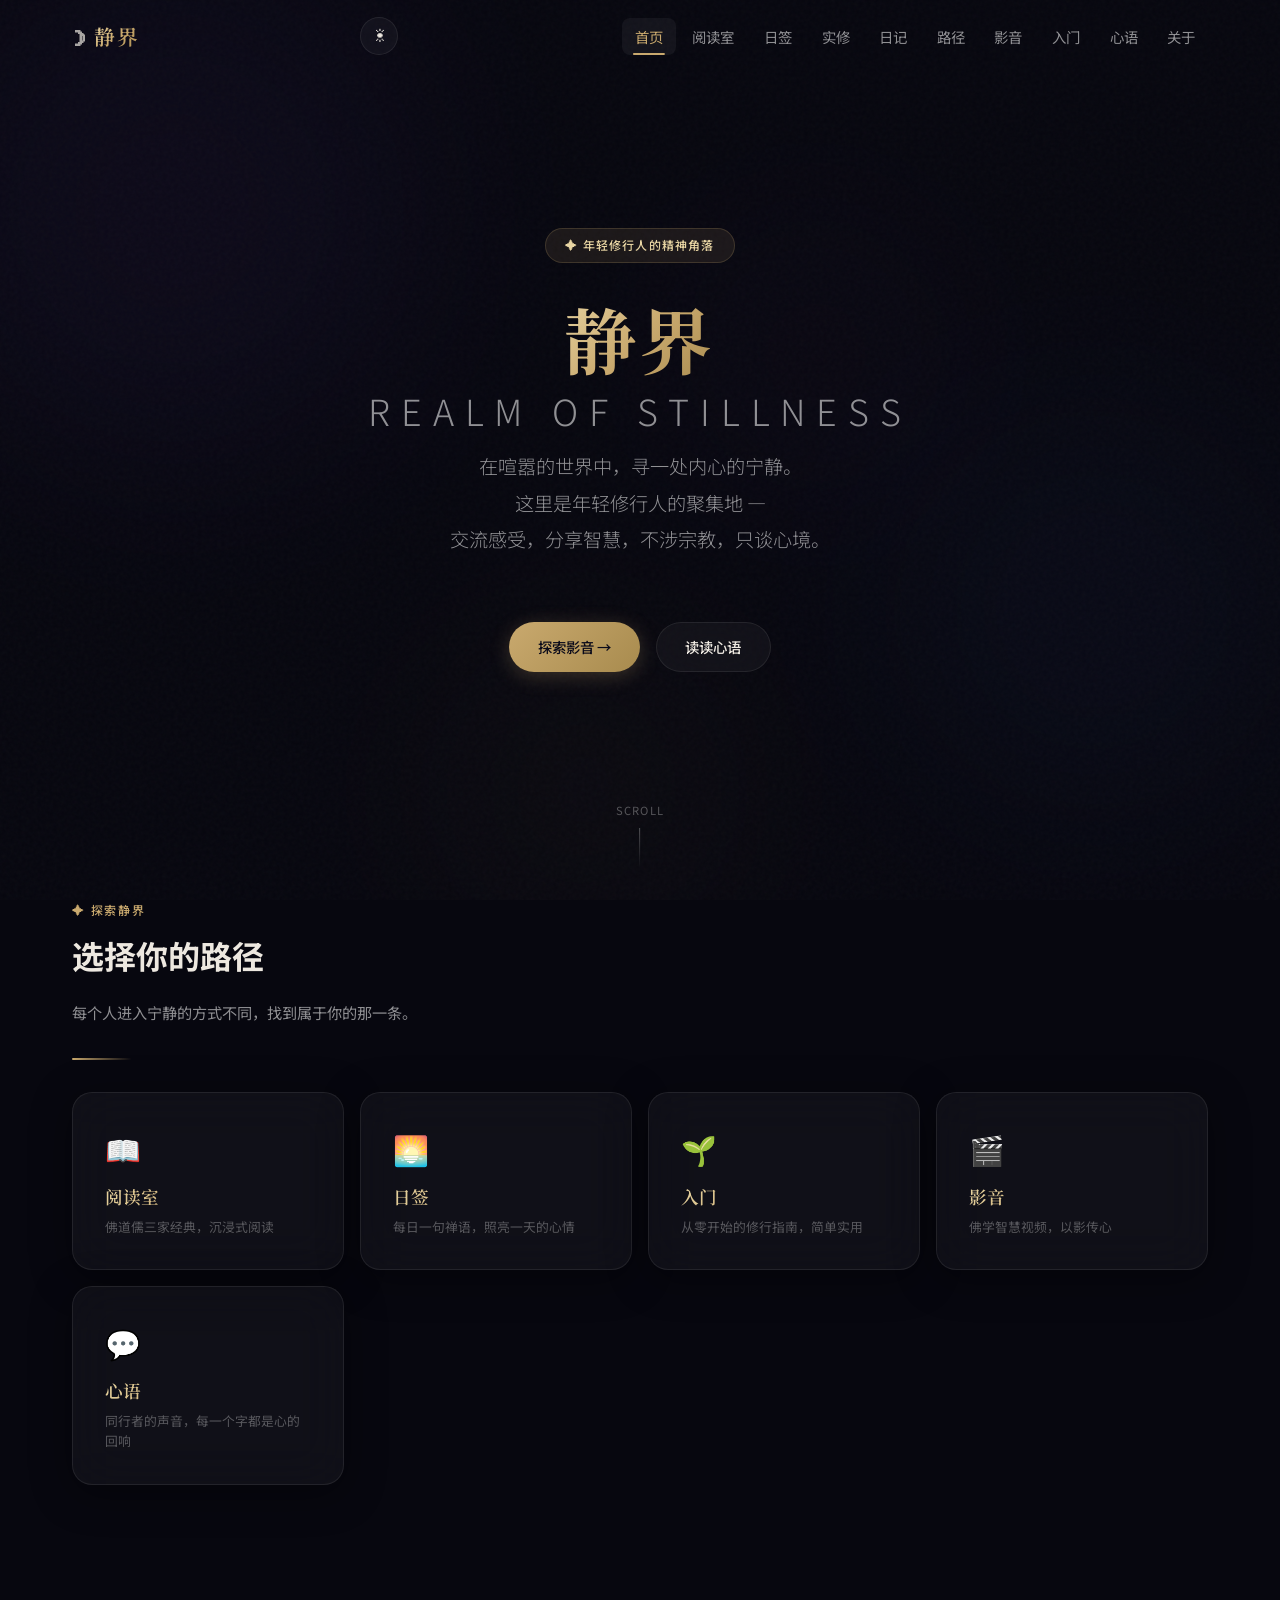
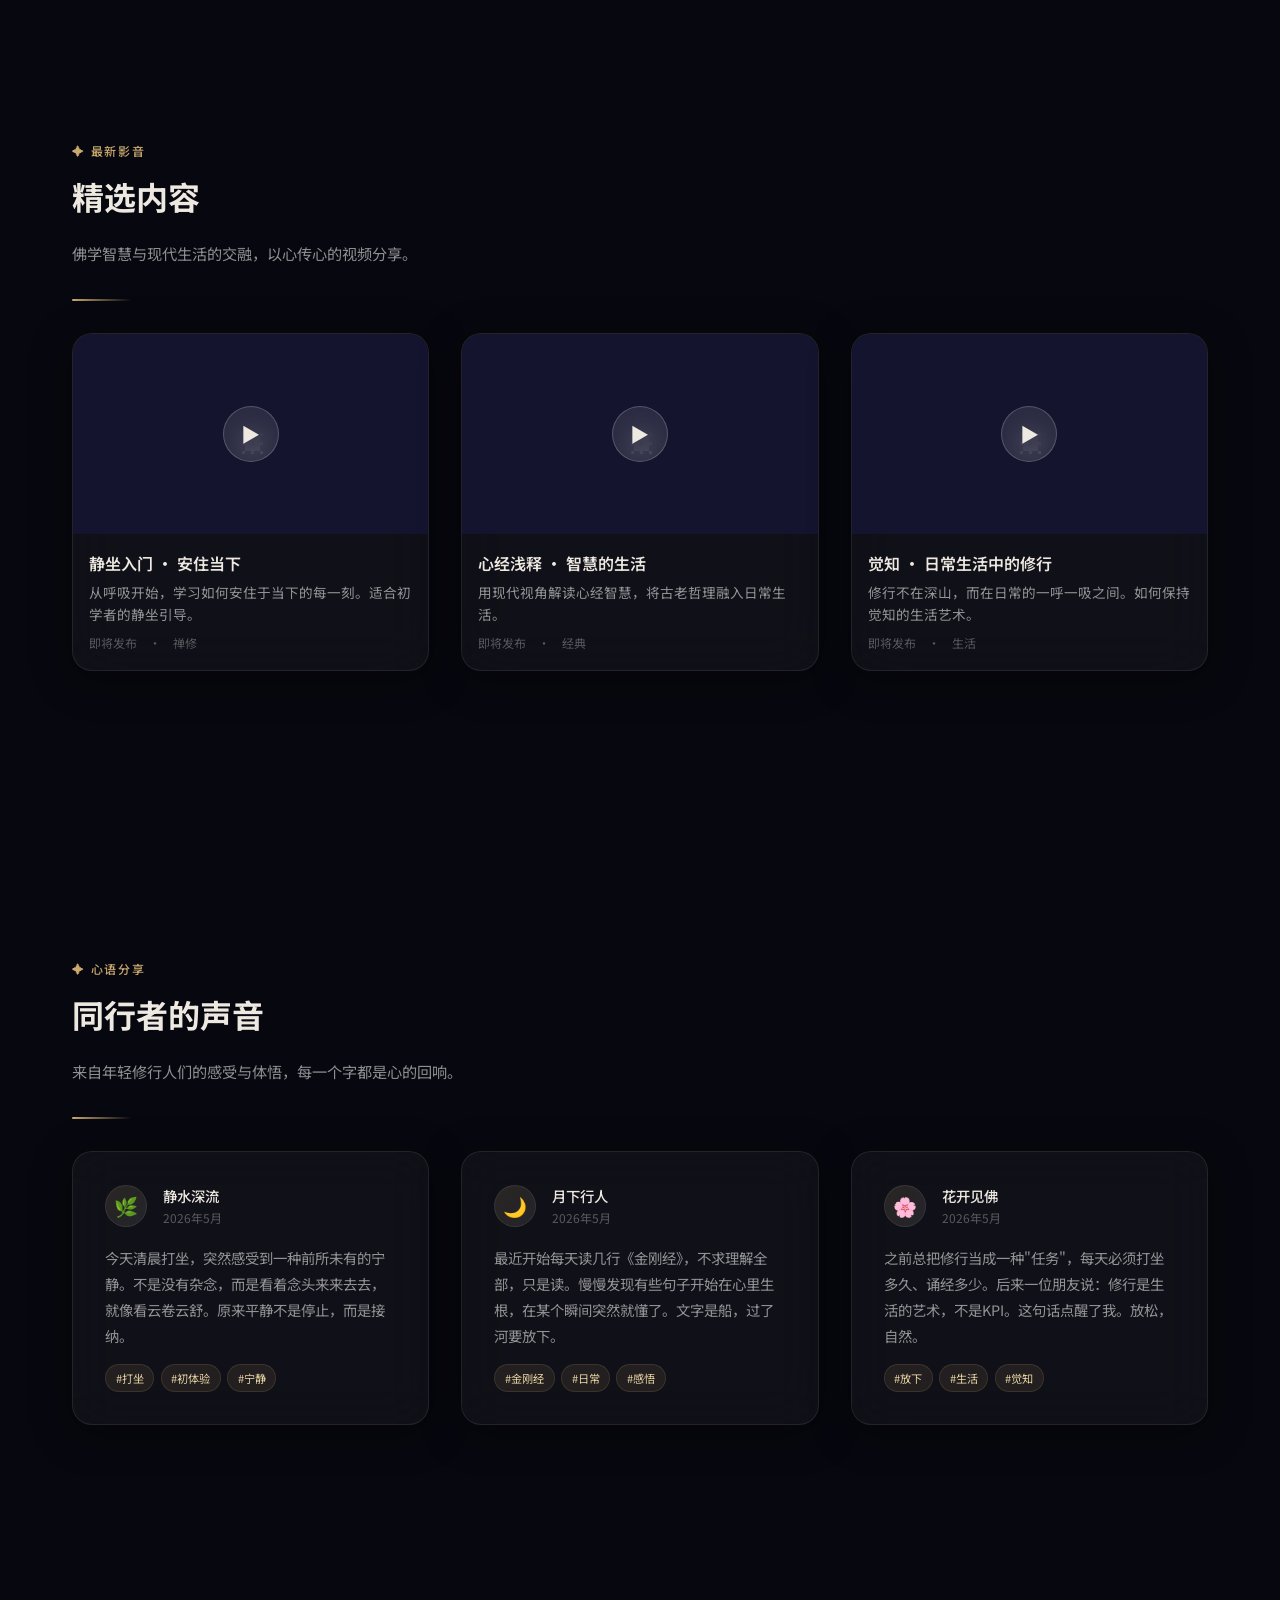
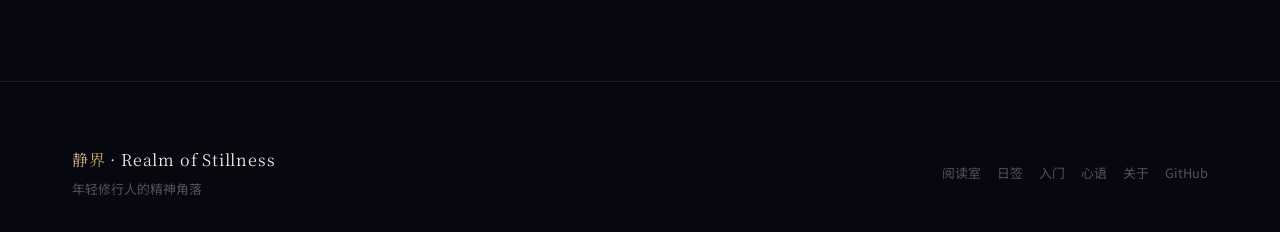
<file: index.html>
<!DOCTYPE html>
<html lang="zh-CN">
<head>
  <meta charset="UTF-8">
  <meta name="viewport" content="width=device-width, initial-scale=1.0">
  <title>静界 · 年轻修行人的精神角落</title>
  <meta name="description" content="静界 — 年轻修行人的精神角落。交流感受，分享智慧，在喧嚣中寻找内心的宁静。">
  <!-- Open Graph -->
  <meta property="og:title" content="静界 · 年轻修行人的精神角落">
  <meta property="og:description" content="交流感受，分享智慧，不涉宗教，只谈心境。在喧嚣中寻找内心的宁静。">
  <meta property="og:url" content="https://1332505739.github.io/jingjie/">
  <meta property="og:type" content="website">
  <meta property="og:site_name" content="静界">
  <!-- Twitter Card -->
  <meta name="twitter:card" content="summary_large_image">
  <meta name="twitter:title" content="静界 · 年轻修行人的精神角落">
  <meta name="twitter:description" content="交流感受，分享智慧，不涉宗教，只谈心境。在喧嚣中寻找内心的宁静。">
  <link rel="preconnect" href="https://fonts.googleapis.com">
  <link rel="preconnect" href="https://fonts.gstatic.com" crossorigin>
  <link rel="preload" as="style" href="https://fonts.googleapis.com/css2?family=Noto+Serif+SC:wght@400;600;700&family=Noto+Sans+SC:wght@300;400;500;700&family=Inter:wght@300;400;500;600&display=swap">
  <!-- Canonical -->
  <link rel="manifest" href="manifest.json">
  <meta name="theme-color" content="#d4af37">
  <link rel="canonical" href="https://1332505739.github.io/jingjie/">
  <link rel="stylesheet" href="css/style.css">
  <link rel="icon" href="data:image/svg+xml,<svg xmlns='http://www.w3.org/2000/svg' viewBox='0 0 100 100'><text y='.9em' font-size='90'>☽</text></svg>">
  <!-- JSON-LD Structured Data -->
  <script type="application/ld+json">
  {
    "@context": "https://schema.org",
    "@type": "WebSite",
    "name": "静界 · Realm of Stillness",
    "alternateName": "静界",
    "url": "https://1332505739.github.io/jingjie/",
    "description": "年轻修行人的精神角落 — 佛修心·道修身·儒修世。经典阅读、实修计时、修行日记。",
    "inLanguage": "zh-CN",
    "publisher": { "@type": "Person", "name": "谭聪" },
    "potentialAction": {
      "@type": "SearchAction",
      "target": "https://1332505739.github.io/jingjie/yuedu.html?q={search_term_string}",
      "query-input": "required name=search_term_string"
    }
  }
  </script>
</head>
<body>

  <!-- Background -->
  <div class="background-canvas">
    <div class="orb"></div>
    <div class="orb"></div>
    <div class="orb"></div>
    <div class="orb"></div>
  </div>

  <!-- Navigation -->
  <nav class="navbar" id="navbar">
    <div class="navbar-inner">
      <a href="index.html" class="navbar-logo">
        <span class="logo-icon">☽</span>
        <span class="gold-text">静界</span>
      </a>
      <button class="theme-toggle" id="themeToggle" aria-label="切换主题" title="切换亮色/暗色">☀</button>
      <button class="menu-toggle" id="menuToggle" aria-label="菜单">
        <span></span><span></span><span></span>
      </button>
      <ul class="navbar-links" id="navLinks">
        <li><a href="index.html" class="active">首页</a></li>
        <li><a href="yuedu.html">阅读室</a></li>
        <li><a href="riqian.html">日签</a></li>
        <li><a href="videos.html">影音</a></li>
        <li><a href="rumen.html">入门</a></li>
        <li><a href="experience.html">心语</a></li>
      </ul>
    </div>
  </nav>

  <!-- Hero -->
  <section class="hero">
    <div class="hero-content">
      <div class="hero-badge fade-in visible">✦ 年轻修行人的精神角落</div>
      <h1 class="hero-title">
        <span class="chinese-title gold-text">静界</span>
        <br>
        <span style="font-weight:300;font-size:0.5em;display:block;margin-top:0.5rem;color:var(--text-secondary);letter-spacing:0.3em;">REALM OF STILLNESS</span>
      </h1>
      <p class="hero-subtitle">
        在喧嚣的世界中，寻一处内心的宁静。<br>
        这里是年轻修行人的聚集地 —<br>
        交流感受，分享智慧，不涉宗教，只谈心境。
      </p>
      <div class="hero-actions">
        <a href="videos.html" class="btn btn-primary">探索影音 →</a>
        <a href="experience.html" class="btn btn-glass">读读心语</a>
      </div>
    </div>
    <div class="scroll-indicator">
      <span>SCROLL</span>
      <div class="scroll-line"></div>
    </div>
  </section>

  <!-- Section Navigation -->
  <section style="padding-top:0;padding-bottom:var(--space-lg);">
    <div class="container">
      <div class="fade-in">
        <p class="section-label">✦ 探索静界</p>
        <h2 class="section-title">选择你的路径</h2>
        <p class="section-subtitle" style="margin-bottom:var(--space-md);">
          每个人进入宁静的方式不同，找到属于你的那一条。
        </p>
        <div class="divider"></div>
      </div>

      <div class="section-nav">
        <a href="yuedu.html" class="glass section-nav-card fade-in fade-in-delay-1">
          <span class="nav-card-icon">📖</span>
          <div class="nav-card-title gold-text">阅读室</div>
          <div class="nav-card-desc">佛道儒三家经典，沉浸式阅读</div>
        </a>
        <a href="riqian.html" class="glass section-nav-card fade-in fade-in-delay-2">
          <span class="nav-card-icon">🌅</span>
          <div class="nav-card-title gold-text">日签</div>
          <div class="nav-card-desc">每日一句禅语，照亮一天的心情</div>
        </a>
        <a href="rumen.html" class="glass section-nav-card fade-in fade-in-delay-3">
          <span class="nav-card-icon">🌱</span>
          <div class="nav-card-title gold-text">入门</div>
          <div class="nav-card-desc">从零开始的修行指南，简单实用</div>
        </a>
        <a href="videos.html" class="glass section-nav-card fade-in fade-in-delay-2">
          <span class="nav-card-icon">🎬</span>
          <div class="nav-card-title gold-text">影音</div>
          <div class="nav-card-desc">佛学智慧视频，以影传心</div>
        </a>
        <a href="experience.html" class="glass section-nav-card fade-in fade-in-delay-3">
          <span class="nav-card-icon">💬</span>
          <div class="nav-card-title gold-text">心语</div>
          <div class="nav-card-desc">同行者的声音，每一个字都是心的回响</div>
        </a>
      </div>
    </div>
  </section>

  <!-- Featured Videos -->
  <section>
    <div class="container">
      <div class="fade-in">
        <p class="section-label">✦ 最新影音</p>
        <h2 class="section-title">精选内容</h2>
        <p class="section-subtitle" style="margin-bottom:var(--space-md);">
          佛学智慧与现代生活的交融，以心传心的视频分享。
        </p>
        <div class="divider"></div>
      </div>

      <div class="video-grid">
        <div class="glass video-card fade-in fade-in-delay-1">
          <div class="video-thumb">
            <span class="placeholder-icon">☸</span>
            <div class="play-button">▶</div>
          </div>
          <div class="video-info">
            <h3>静坐入门 · 安住当下</h3>
            <p>从呼吸开始，学习如何安住于当下的每一刻。适合初学者的静坐引导。</p>
            <div class="video-meta">
              <span>即将发布</span>
              <span>·</span>
              <span>禅修</span>
            </div>
          </div>
        </div>

        <div class="glass video-card fade-in fade-in-delay-2">
          <div class="video-thumb">
            <span class="placeholder-icon">☸</span>
            <div class="play-button">▶</div>
          </div>
          <div class="video-info">
            <h3>心经浅释 · 智慧的生活</h3>
            <p>用现代视角解读心经智慧，将古老哲理融入日常生活。</p>
            <div class="video-meta">
              <span>即将发布</span>
              <span>·</span>
              <span>经典</span>
            </div>
          </div>
        </div>

        <div class="glass video-card fade-in fade-in-delay-3">
          <div class="video-thumb">
            <span class="placeholder-icon">☸</span>
            <div class="play-button">▶</div>
          </div>
          <div class="video-info">
            <h3>觉知 · 日常生活中的修行</h3>
            <p>修行不在深山，而在日常的一呼一吸之间。如何保持觉知的生活艺术。</p>
            <div class="video-meta">
              <span>即将发布</span>
              <span>·</span>
              <span>生活</span>
            </div>
          </div>
        </div>
      </div>
    </div>
  </section>

  <!-- Recent Shared Experiences -->
  <section>
    <div class="container">
      <div class="fade-in">
        <p class="section-label">✦ 心语分享</p>
        <h2 class="section-title">同行者的声音</h2>
        <p class="section-subtitle" style="margin-bottom:var(--space-md);">
          来自年轻修行人们的感受与体悟，每一个字都是心的回响。
        </p>
        <div class="divider"></div>
      </div>

      <div class="experience-grid">
        <div class="glass experience-card fade-in fade-in-delay-1">
          <div class="exp-header">
            <div class="exp-avatar">🌿</div>
            <div>
              <div class="exp-author">静水深流</div>
              <div class="exp-time">2026年5月</div>
            </div>
          </div>
          <div class="exp-content">
            今天清晨打坐，突然感受到一种前所未有的宁静。不是没有杂念，而是看着念头来来去去，就像看云卷云舒。原来平静不是停止，而是接纳。
          </div>
          <div class="exp-tags">
            <span>#打坐</span>
            <span>#初体验</span>
            <span>#宁静</span>
          </div>
        </div>

        <div class="glass experience-card fade-in fade-in-delay-2">
          <div class="exp-header">
            <div class="exp-avatar">🌙</div>
            <div>
              <div class="exp-author">月下行人</div>
              <div class="exp-time">2026年5月</div>
            </div>
          </div>
          <div class="exp-content">
            最近开始每天读几行《金刚经》，不求理解全部，只是读。慢慢发现有些句子开始在心里生根，在某个瞬间突然就懂了。文字是船，过了河要放下。
          </div>
          <div class="exp-tags">
            <span>#金刚经</span>
            <span>#日常</span>
            <span>#感悟</span>
          </div>
        </div>

        <div class="glass experience-card fade-in fade-in-delay-3">
          <div class="exp-header">
            <div class="exp-avatar">🌸</div>
            <div>
              <div class="exp-author">花开见佛</div>
              <div class="exp-time">2026年5月</div>
            </div>
          </div>
          <div class="exp-content">
            之前总把修行当成一种"任务"，每天必须打坐多久、诵经多少。后来一位朋友说：修行是生活的艺术，不是KPI。这句话点醒了我。放松，自然。
          </div>
          <div class="exp-tags">
            <span>#放下</span>
            <span>#生活</span>
            <span>#觉知</span>
          </div>
        </div>
      </div>
    </div>
  </section>

  <!-- Footer -->
  <footer class="footer">
    <div class="container">
      <div class="footer-inner">
        <div>
          <div class="footer-brand"><span class="gold-text">静界</span> · Realm of Stillness</div>
          <div class="footer-text" style="margin-top:0.3rem;">年轻修行人的精神角落</div>
        </div>
        <div class="footer-links">
          <a href="yuedu.html">阅读室</a>
          <a href="riqian.html">日签</a>
          <a href="rumen.html">入门</a>
          <a href="experience.html">心语</a>
          <a href="about.html">关于</a>
          <a href="https://github.com/1332505739/jingjie" target="_blank">GitHub</a>
        </div>
      </div>
    </div>
  </footer>

  <script src="js/main.js"></script>
</body>
</html>
</file>
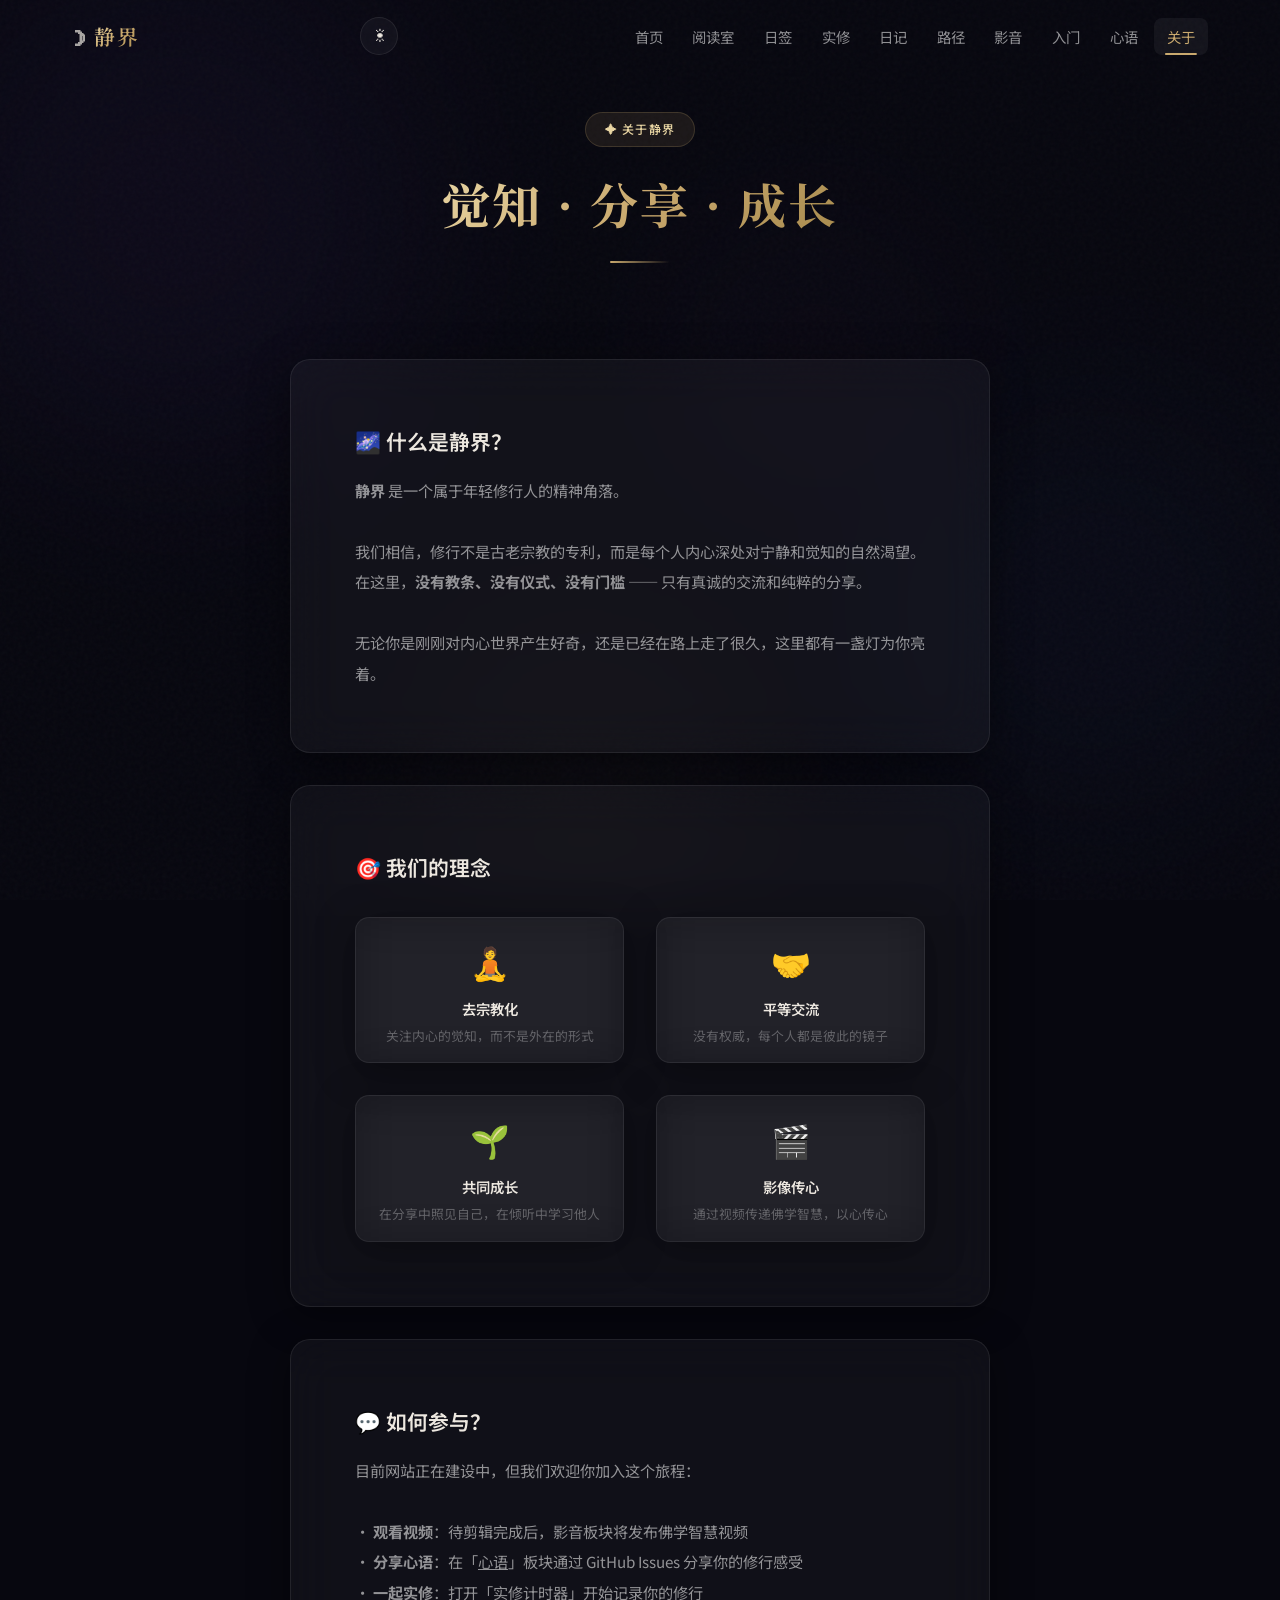
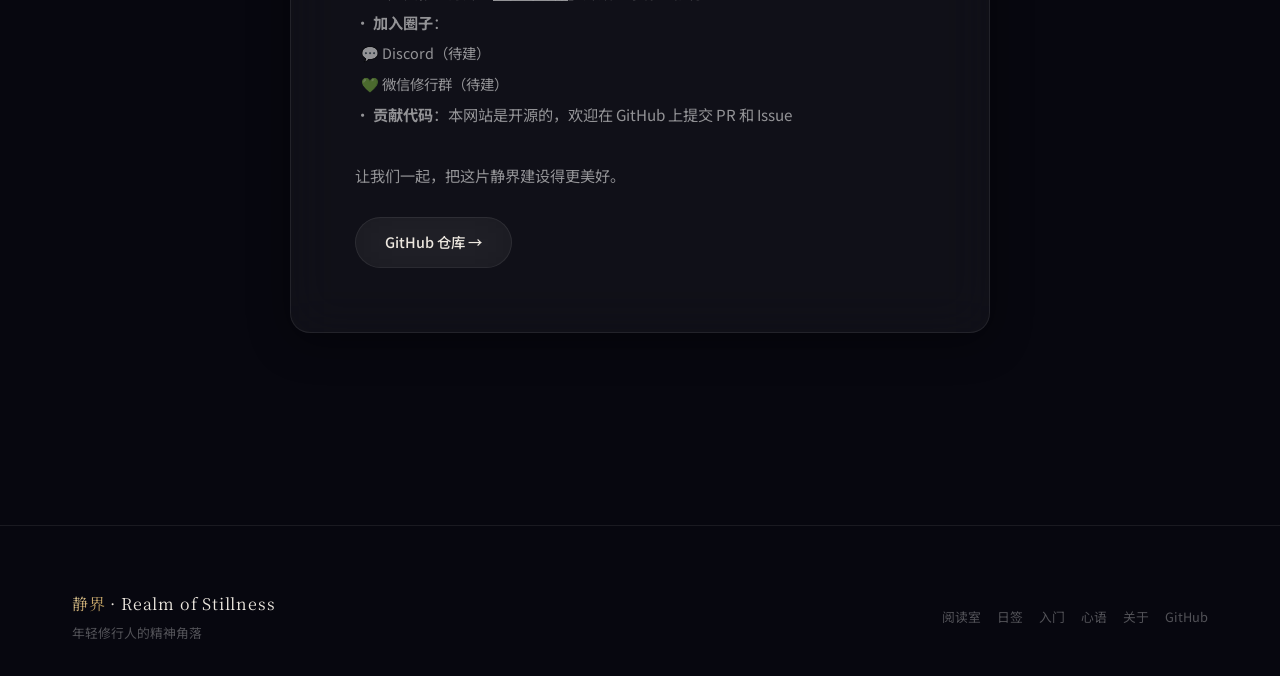
<file: about.html>
<!DOCTYPE html>
<html lang="zh-CN">
<head>
  <meta charset="UTF-8">
  <meta name="viewport" content="width=device-width, initial-scale=1.0">
  <title>关于 · 静界</title>
  <meta name="description" content="关于静界 — 年轻修行人的精神角落的使命与愿景。">
  <!-- Open Graph -->
  <meta property="og:title" content="觉知 · 分享 · 成长 — 关于静界">
  <meta property="og:description" content="一个属于年轻修行人的精神角落。没有教条、没有仪式、没有门槛 — 只有真诚的交流和纯粹的分享。">
  <meta property="og:url" content="https://1332505739.github.io/jingjie/about">
  <meta property="og:type" content="website">
  <meta property="og:site_name" content="静界">
  <!-- Twitter Card -->
  <meta name="twitter:card" content="summary_large_image">
  <meta name="twitter:title" content="觉知 · 分享 · 成长 — 关于静界">
  <meta name="twitter:description" content="一个属于年轻修行人的精神角落。没有教条、没有仪式、没有门槛。">
  <link rel="preconnect" href="https://fonts.googleapis.com">
  <link rel="preconnect" href="https://fonts.gstatic.com" crossorigin>
  <link rel="preload" as="style" href="https://fonts.googleapis.com/css2?family=Noto+Serif+SC:wght@400;600;700&family=Noto+Sans+SC:wght@300;400;500;700&family=Inter:wght@300;400;500;600&display=swap">
  <!-- Canonical -->
  <link rel="manifest" href="manifest.json">
  <meta name="theme-color" content="#d4af37">
  <link rel="canonical" href="https://1332505739.github.io/jingjie/about">
  <link rel="stylesheet" href="css/style.css">
  <link rel="icon" href="data:image/svg+xml,<svg xmlns='http://www.w3.org/2000/svg' viewBox='0 0 100 100'><text y='.9em' font-size='90'>☽</text></svg>">
</head>
<body>

  <div class="background-canvas">
    <div class="orb"></div>
    <div class="orb"></div>
    <div class="orb"></div>
    <div class="orb"></div>
  </div>

  <nav class="navbar" id="navbar">
    <div class="navbar-inner">
      <a href="index.html" class="navbar-logo">
        <span class="logo-icon">☽</span>
        <span class="gold-text">静界</span>
      </a>
      <button class="theme-toggle" id="themeToggle" aria-label="切换主题" title="切换亮色/暗色">☀</button>
      <button class="menu-toggle" id="menuToggle" aria-label="菜单">
        <span></span><span></span><span></span>
      </button>
      <ul class="navbar-links" id="navLinks">
        <li><a href="index.html">首页</a></li>
        <li><a href="yuedu.html">阅读室</a></li>
        <li><a href="riqian.html">日签</a></li>
        <li><a href="videos.html">影音</a></li>
        <li><a href="rumen.html">入门</a></li>
        <li><a href="experience.html">心语</a></li>
        <li><a href="about.html" class="active">关于</a></li>
      </ul>
    </div>
  </nav>

  <section class="about-section">
    <div class="container">
      <div class="about-hero fade-in">
        <div class="hero-badge" style="display:inline-block;margin-bottom:1rem;">✦ 关于静界</div>
        <h1 class="section-title">
          <span class="chinese-title gold-text">觉知 · 分享 · 成长</span>
        </h1>
        <div class="divider divider-center"></div>
      </div>

      <div class="glass about-card fade-in fade-in-delay-1">
        <h2>🌌 什么是静界？</h2>
        <p>
          <strong>静界</strong> 是一个属于年轻修行人的精神角落。<br><br>
          我们相信，修行不是古老宗教的专利，而是每个人内心深处对宁静和觉知的自然渴望。在这里，<strong>没有教条、没有仪式、没有门槛</strong> —— 只有真诚的交流和纯粹的分享。<br><br>
          无论你是刚刚对内心世界产生好奇，还是已经在路上走了很久，这里都有一盏灯为你亮着。
        </p>
      </div>

      <div class="glass about-card fade-in fade-in-delay-2">
        <h2>🎯 我们的理念</h2>
        <div class="values">
          <div class="value-item glass" style="border-radius:var(--radius-md);padding:var(--space-sm);">
            <div class="value-icon">🧘</div>
            <h3>去宗教化</h3>
            <p>关注内心的觉知，而不是外在的形式</p>
          </div>
          <div class="value-item glass" style="border-radius:var(--radius-md);padding:var(--space-sm);">
            <div class="value-icon">🤝</div>
            <h3>平等交流</h3>
            <p>没有权威，每个人都是彼此的镜子</p>
          </div>
          <div class="value-item glass" style="border-radius:var(--radius-md);padding:var(--space-sm);">
            <div class="value-icon">🌱</div>
            <h3>共同成长</h3>
            <p>在分享中照见自己，在倾听中学习他人</p>
          </div>
          <div class="value-item glass" style="border-radius:var(--radius-md);padding:var(--space-sm);">
            <div class="value-icon">🎬</div>
            <h3>影像传心</h3>
            <p>通过视频传递佛学智慧，以心传心</p>
          </div>
        </div>
      </div>

      <div class="glass about-card fade-in fade-in-delay-3">
        <h2>💬 如何参与？</h2>
        <p>
          目前网站正在建设中，但我们欢迎你加入这个旅程：<br><br>
          · <strong>观看视频</strong>：待剪辑完成后，影音板块将发布佛学智慧视频<br>
          · <strong>分享心语</strong>：在「<a href="experience.html" style="color:var(--gold);">心语</a>」板块通过 GitHub Issues 分享你的修行感受<br>
          · <strong>一起实修</strong>：打开「<a href="timer.html" style="color:var(--gold);">实修计时器</a>」开始记录你的修行<br>
          · <strong>加入圈子</strong>：<br>
          &nbsp;&nbsp;<span style="font-size:.9rem;">💬 Discord（待建）</span><br>
          &nbsp;&nbsp;<span style="font-size:.9rem;">💚 微信修行群（待建）</span><br>
          · <strong>贡献代码</strong>：本网站是开源的，欢迎在 GitHub 上提交 PR 和 Issue<br><br>
          让我们一起，把这片静界建设得更美好。
        </p>
        <br>
        <a href="https://github.com/1332505739/jingjie" target="_blank" class="btn btn-glass" style="border-radius:100px;">
          GitHub 仓库 →
        </a>
      </div>
    </div>
  </section>

  <footer class="footer">
    <div class="container">
      <div class="footer-inner">
        <div>
          <div class="footer-brand"><span class="gold-text">静界</span> · Realm of Stillness</div>
          <div class="footer-text" style="margin-top:0.3rem;">年轻修行人的精神角落</div>
        </div>
        <div class="footer-links">
          <a href="yuedu.html">阅读室</a>
          <a href="riqian.html">日签</a>
          <a href="rumen.html">入门</a>
          <a href="experience.html">心语</a>
          <a href="about.html">关于</a>
          <a href="https://github.com/1332505739/jingjie" target="_blank">GitHub</a>
        </div>
      </div>
    </div>
  </footer>

  <script src="js/main.js"></script>
</body>
</html>
</file>
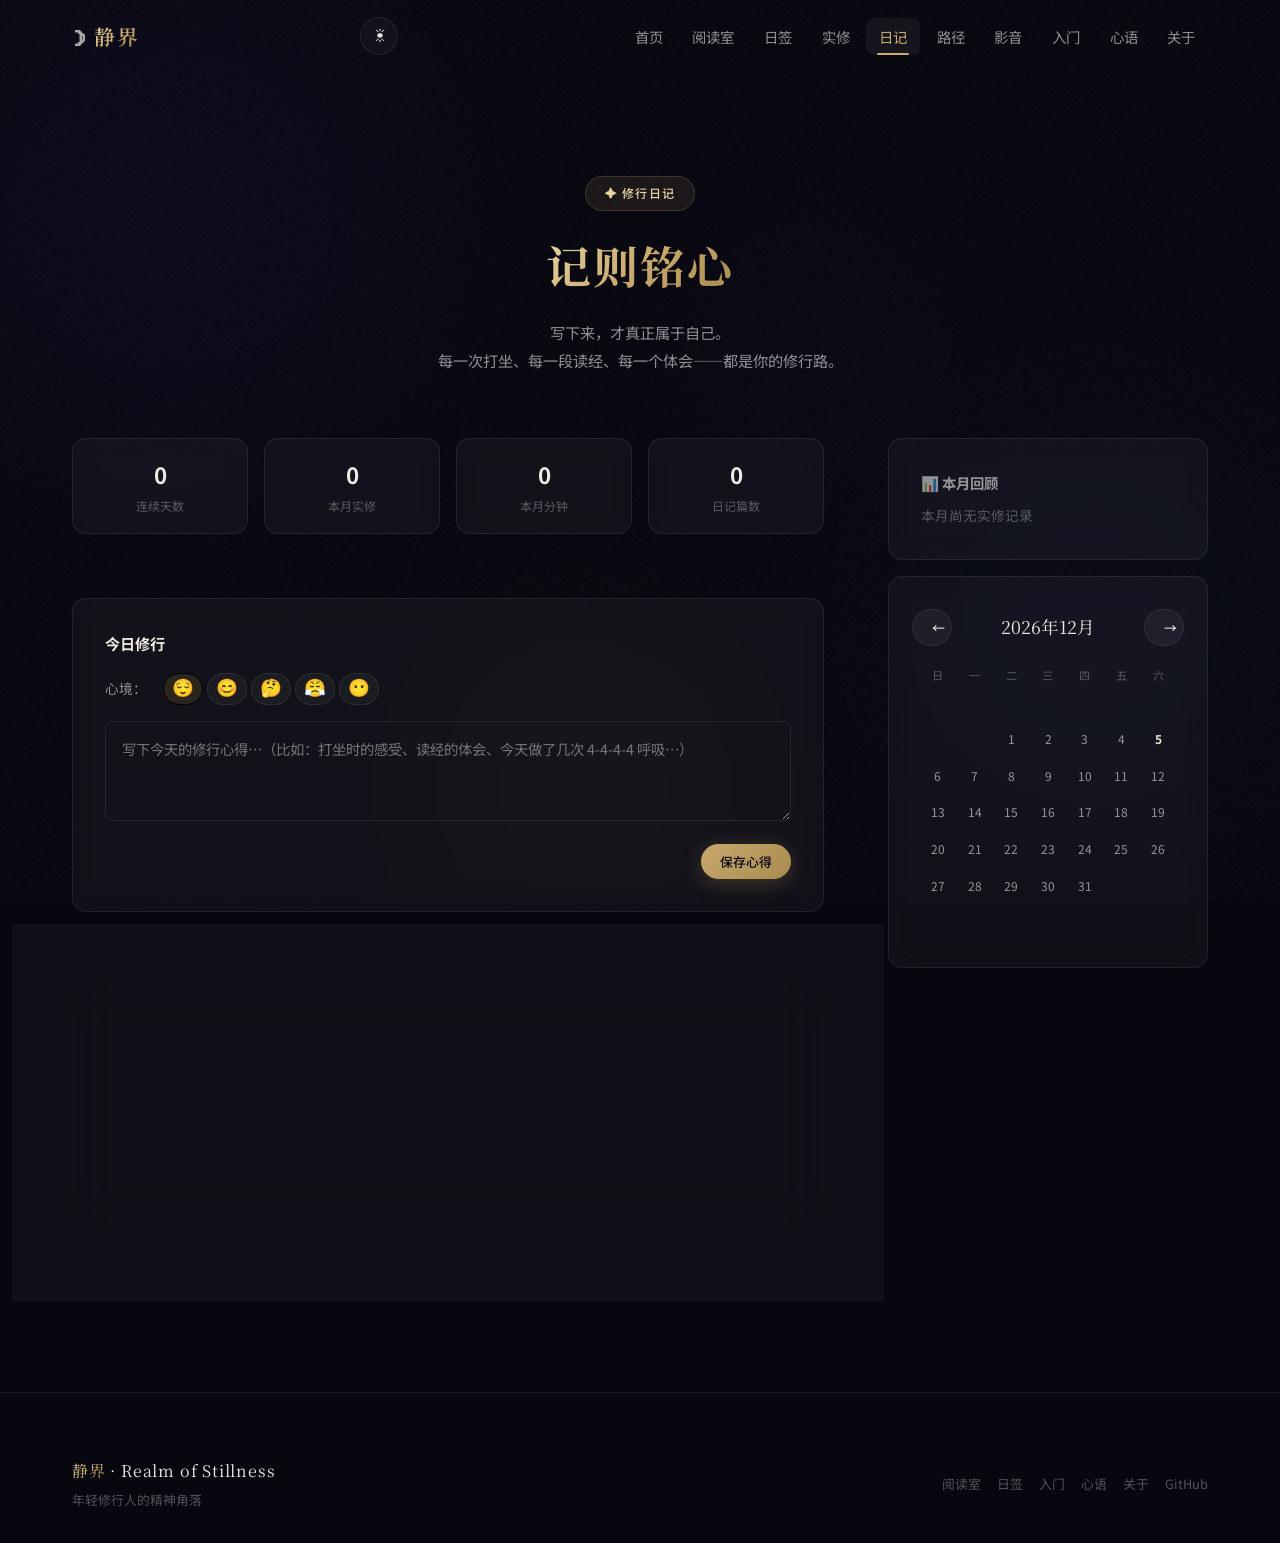
<file: diary.html>
<!DOCTYPE html>
<html lang="zh-CN">
<head>
  <meta charset="UTF-8">
  <meta name="viewport" content="width=device-width, initial-scale=1.0">
  <title>修行日记 · 静界</title>
  <meta name="description" content="静界修行日记 — 记录每一次修行的心得与体悟。逐日打卡，月度回顾。">
  <meta property="og:title" content="修行日记 · 静界">
  <meta property="og:description" content="记录每一次打坐、站桩、省身。写下来，才真正属于自己的。">
  <meta property="og:url" content="https://1332505739.github.io/jingjie/diary">
  <meta property="og:type" content="website">
  <meta property="og:site_name" content="静界">
  <meta name="twitter:card" content="summary_large_image">
  <meta name="twitter:title" content="修行日记 · 静界">
  <meta name="twitter:description" content="记录每一次修行。">
  <link rel="preconnect" href="https://fonts.googleapis.com">
  <link rel="preconnect" href="https://fonts.gstatic.com" crossorigin>
  <link rel="preload" as="style" href="https://fonts.googleapis.com/css2?family=Noto+Serif+SC:wght@400;600;700&family=Noto+Sans+SC:wght@300;400;500;700&family=Inter:wght@300;400;500;600&display=swap">
  <link rel="manifest" href="manifest.json">
  <meta name="theme-color" content="#d4af37">
  <link rel="canonical" href="https://1332505739.github.io/jingjie/diary">
  <link rel="stylesheet" href="css/style.css">
  <link rel="icon" href="data:image/svg+xml,<svg xmlns='http://www.w3.org/2000/svg' viewBox='0 0 100 100'><text y='.9em' font-size='90'>☽</text></svg>">
  <style>
    .diary-layout { display:grid; grid-template-columns:1fr 320px; gap:var(--space-lg); align-items:start; }
    .diary-stats { display:flex; gap:var(--space-sm); margin-bottom:var(--space-lg); flex-wrap:wrap; }
    .diary-stat { flex:1; min-width:100px; padding:var(--space-sm); border-radius:var(--radius-md); background:var(--glass-bg); backdrop-filter:blur(12px); border:1px solid var(--glass-border); text-align:center; }
    .diary-stat-value { font-size:1.4rem; font-weight:700; color:var(--gold); }
    .diary-stat-label { font-size:.75rem; color:var(--text-tertiary); margin-top:.2rem; }
    .diary-entry { padding:var(--space-md); border-radius:var(--radius-md); background:var(--glass-bg); backdrop-filter:blur(12px); border:1px solid var(--glass-border); margin-bottom:var(--space-sm); }
    .diary-entry-header { display:flex; justify-content:space-between; align-items:center; margin-bottom:.5rem; }
    .diary-entry-date { font-size:.8rem; color:var(--text-tertiary); }
    .diary-entry-mode { font-size:.75rem; padding:.15rem .5rem; border-radius:100px; background:rgba(212,175,55,.15); color:var(--gold); }
    .diary-entry-body { color:var(--text-secondary); line-height:1.7; font-size:.9rem; }
    .diary-entry-mood { font-size:1rem; margin-right:.3rem; }
    .diary-form { padding:var(--space-md); border-radius:var(--radius-md); background:var(--glass-bg); backdrop-filter:blur(12px); border:1px solid var(--glass-border); margin-bottom:var(--space-lg); }
    .diary-form textarea { width:100%; min-height:100px; padding:var(--space-sm); border-radius:var(--radius-sm); border:1px solid var(--glass-border); background:var(--bg-primary); color:var(--text-primary); font-family:inherit; font-size:.9rem; resize:vertical; }
    .diary-form textarea:focus { outline:none; border-color:var(--gold); }
    .diary-form-row { display:flex; gap:var(--space-sm); align-items:center; margin-bottom:var(--space-sm); flex-wrap:wrap; }
    .mood-btns { display:flex; gap:.25rem; }
    .mood-btn { padding:.3rem .5rem; border-radius:100px; border:1px solid var(--glass-border); background:var(--glass-bg); cursor:pointer; font-size:1.1rem; transition:all .2s; }
    .mood-btn:hover { border-color:var(--gold); }
    .mood-btn.active { border-color:var(--gold); background:rgba(212,175,55,.12); }
    .month-nav { display:flex; align-items:center; justify-content:center; gap:var(--space-md); margin-bottom:var(--space-sm); }
    .month-nav .month-title { font-family:'Noto Serif SC',serif; font-size:1.1rem; color:var(--text-primary); min-width:8rem; text-align:center; }
    .calendar-grid { display:grid; grid-template-columns:repeat(7,1fr); gap:3px; margin-bottom:var(--space-md); }
    .calendar-day-header { text-align:center; font-size:.7rem; color:var(--text-tertiary); padding:.3rem 0; }
    .calendar-day { aspect-ratio:1; display:flex; align-items:center; justify-content:center; border-radius:50%; font-size:.75rem; cursor:pointer; color:var(--text-secondary); position:relative; transition:all .2s; }
    .calendar-day:hover { background:rgba(212,175,55,.1); }
    .calendar-day.today { font-weight:700; color:var(--gold); border:1px solid var(--gold); }
    .calendar-day.has-entry { background:rgba(212,175,55,.12); color:var(--gold); }
    .calendar-day.has-session::after { content:''; position:absolute; bottom:2px; width:4px; height:4px; border-radius:50%; background:var(--gold); }
    .calendar-day.empty { visibility:hidden; }
    .diary-sidecard { padding:var(--space-md); border-radius:var(--radius-md); background:var(--glass-bg); backdrop-filter:blur(12px); border:1px solid var(--glass-border); margin-bottom:var(--space-sm); }
    .diary-sidecard h3 { font-size:.9rem; color:var(--text-secondary); margin-bottom:.5rem; }
    .diary-sidecard .breakdown-item { display:flex; justify-content:space-between; padding:.3rem 0; font-size:.85rem; color:var(--text-secondary); border-bottom:1px solid var(--glass-border); }
    .diary-sidecard .breakdown-item:last-child { border-bottom:none; }
    @media (max-width:768px) {
      .diary-layout { grid-template-columns:1fr; }
      .diary-stats { gap:.5rem; }
      .diary-stat { min-width:80px; }
    }
  </style>
</head>
<body>

  <div class="background-canvas">
    <div class="orb"></div><div class="orb"></div><div class="orb"></div><div class="orb"></div>
  </div>

  <nav class="navbar" id="navbar">
    <div class="navbar-inner">
      <a href="index.html" class="navbar-logo">
        <span class="logo-icon">☽</span>
        <span class="gold-text">静界</span>
      </a>
      <button class="theme-toggle" id="themeToggle" aria-label="切换主题" title="切换亮色/暗色">☀</button>
      <button class="menu-toggle" id="menuToggle" aria-label="菜单">
        <span></span><span></span><span></span>
      </button>
      <ul class="navbar-links" id="navLinks">
        <li><a href="index.html">首页</a></li>
        <li><a href="yuedu.html">阅读室</a></li>
        <li><a href="riqian.html">日签</a></li>
        <li><a href="timer.html">实修</a></li>
        <li><a href="diary.html" class="active">日记</a></li>
        <li><a href="experience.html">心语</a></li>
      </ul>
    </div>
  </nav>

  <section class="page-header">
    <div class="container">
      <div class="hero-badge" style="display:inline-block;margin-bottom:1rem;">✦ 修行日记</div>
      <h1 class="section-title">
        <span class="chinese-title gold-text">记则铭心</span>
      </h1>
      <p class="section-subtitle" style="margin:1rem auto 0;">
        写下来，才真正属于自己。<br>
        每一次打坐、每一段读经、每一个体会——都是你的修行路。
      </p>
    </div>
  </section>

  <section style="padding-top:0;">
    <div class="container">
      <div class="diary-layout">

        <!-- Left column: entries -->
        <div>
          <!-- Stats row -->
          <div class="diary-stats" id="diaryStats">
            <div class="diary-stat">
              <div class="diary-stat-value" id="statStreak">0</div>
              <div class="diary-stat-label">连续天数</div>
            </div>
            <div class="diary-stat">
              <div class="diary-stat-value" id="statSessions">0</div>
              <div class="diary-stat-label">本月实修</div>
            </div>
            <div class="diary-stat">
              <div class="diary-stat-value" id="statMinutes">0</div>
              <div class="diary-stat-label">本月分钟</div>
            </div>
            <div class="diary-stat">
              <div class="diary-stat-value" id="statEntries">0</div>
              <div class="diary-stat-label">日记篇数</div>
            </div>
          </div>

          <!-- Write entry form -->
          <div class="diary-form">
            <h3 style="font-size:.95rem;color:var(--text-primary);margin-bottom:var(--space-sm);">今日修行</h3>
            <div class="diary-form-row">
              <span style="font-size:.85rem;color:var(--text-secondary);">心境：</span>
              <div class="mood-btns" id="moodBtns">
                <button class="mood-btn active" data-mood="😌" title="平静">😌</button>
                <button class="mood-btn" data-mood="😊" title="愉悦">😊</button>
                <button class="mood-btn" data-mood="🤔" title="思考">🤔</button>
                <button class="mood-btn" data-mood="😤" title="挣扎">😤</button>
                <button class="mood-btn" data-mood="😶" title="空灵">😶</button>
              </div>
            </div>
            <textarea id="entryText" placeholder="写下今天的修行心得…（比如：打坐时的感受、读经的体会、今天做了几次 4-4-4-4 呼吸…）"></textarea>
            <div style="display:flex;justify-content:flex-end;margin-top:var(--space-sm);">
              <button class="btn btn-sm btn-primary" id="btnSaveEntry" style="border-radius:100px;">保存心得</button>
            </div>
          </div>

          <!-- Entries list -->
          <div id="entriesList"></div>
        </div>

        <!-- Right column: calendar + review -->
        <div>
          <!-- Monthly review -->
          <div class="diary-sidecard">
            <h3>📊 本月回顾</h3>
            <div id="monthlyBreakdown">
              <p style="font-size:.85rem;color:var(--text-tertiary);">暂无数据</p>
            </div>
          </div>

          <!-- Calendar -->
          <div class="diary-sidecard">
            <div class="month-nav">
              <button class="btn btn-glass btn-sm" id="btnPrevMonth">←</button>
              <span class="month-title" id="monthTitle"></span>
              <button class="btn btn-glass btn-sm" id="btnNextMonth">→</button>
            </div>
            <div class="calendar-grid" id="calendarDays">
              <div class="calendar-day-header">日</div>
              <div class="calendar-day-header">一</div>
              <div class="calendar-day-header">二</div>
              <div class="calendar-day-header">三</div>
              <div class="calendar-day-header">四</div>
              <div class="calendar-day-header">五</div>
              <div class="calendar-day-header">六</div>
            </div>
            <div class="calendar-grid" id="calendarGrid"></div>
          </div>
        </div>

      </div>
    </div>
  </section>

  <footer class="footer">
    <div class="container">
      <div class="footer-inner">
        <div>
          <div class="footer-brand"><span class="gold-text">静界</span> · Realm of Stillness</div>
          <div class="footer-text" style="margin-top:0.3rem;">年轻修行人的精神角落</div>
        </div>
        <div class="footer-links">
          <a href="yuedu.html">阅读室</a>
          <a href="riqian.html">日签</a>
          <a href="timer.html">实修</a>
          <a href="diary.html">日记</a>
          <a href="experience.html">心语</a>
          <a href="about.html">关于</a>
          <a href="https://github.com/1332505739/jingjie" target="_blank">GitHub</a>
        </div>
      </div>
    </div>
  </footer>

  <script src="js/diary.js"></script>
  <script src="js/main.js"></script>
</body>
</html>
</file>
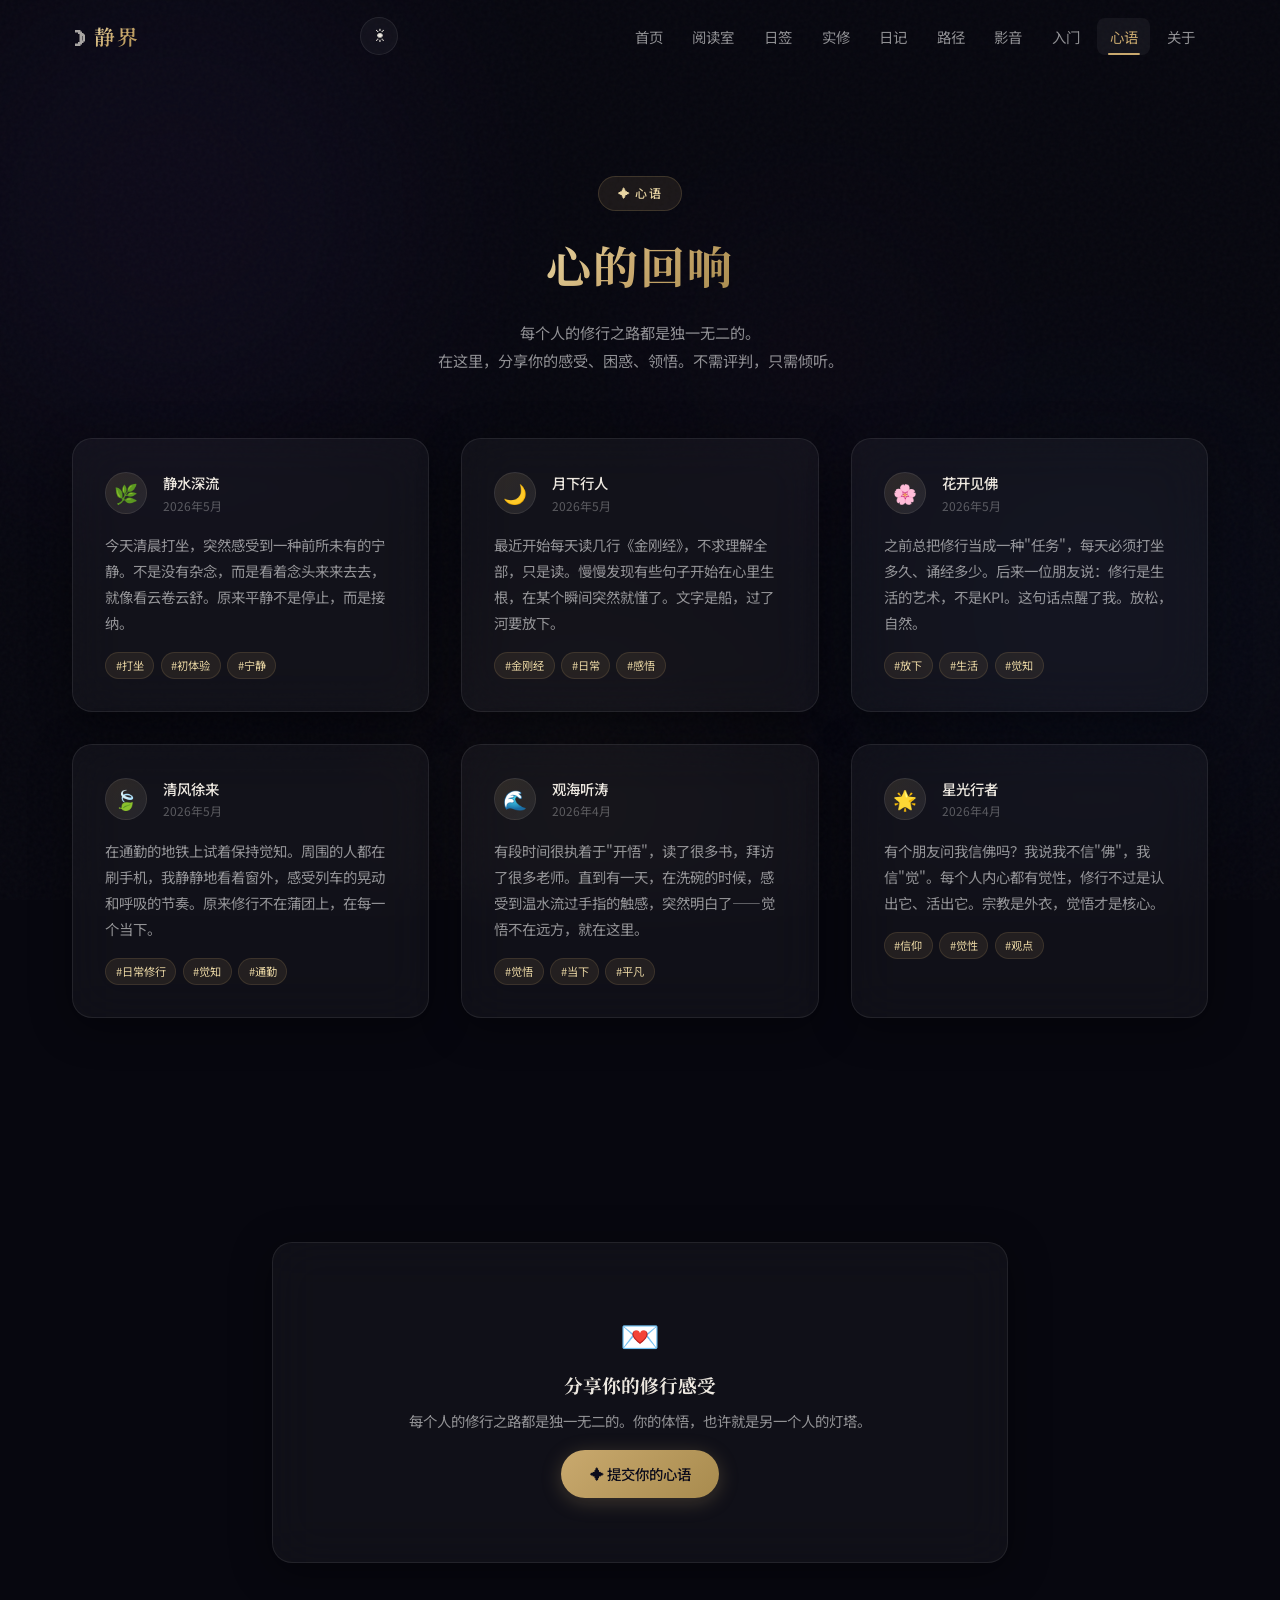
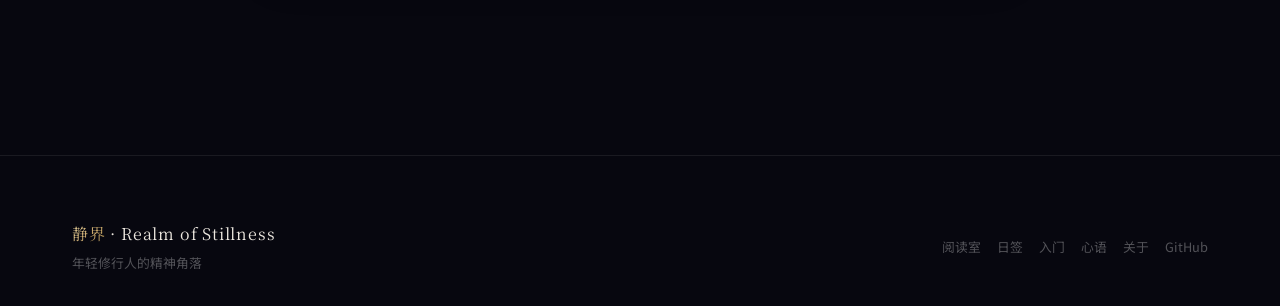
<file: experience.html>
<!DOCTYPE html>
<html lang="zh-CN">
<head>
  <meta charset="UTF-8">
  <meta name="viewport" content="width=device-width, initial-scale=1.0">
  <title>心语 · 静界</title>
  <meta name="description" content="静界心语 — 年轻修行人的感受与体悟交流空间。">
  <!-- Open Graph -->
  <meta property="og:title" content="心的回响 · 静界心语">
  <meta property="og:description" content="每个人的修行之路都是独一无二的。在这里，分享你的感受、困惑、领悟。不需评判，只需倾听。">
  <meta property="og:url" content="https://1332505739.github.io/jingjie/experience">
  <meta property="og:type" content="website">
  <meta property="og:site_name" content="静界">
  <!-- Twitter Card -->
  <meta name="twitter:card" content="summary_large_image">
  <meta name="twitter:title" content="心的回响 · 静界心语">
  <meta name="twitter:description" content="每个人的修行之路都是独一无二的。在这里，分享你的感受、困惑、领悟。">
  <link rel="preconnect" href="https://fonts.googleapis.com">
  <link rel="preconnect" href="https://fonts.gstatic.com" crossorigin>
  <link rel="preload" as="style" href="https://fonts.googleapis.com/css2?family=Noto+Serif+SC:wght@400;600;700&family=Noto+Sans+SC:wght@300;400;500;700&family=Inter:wght@300;400;500;600&display=swap">
  <!-- Canonical -->
  <link rel="manifest" href="manifest.json">
  <meta name="theme-color" content="#d4af37">
  <link rel="canonical" href="https://1332505739.github.io/jingjie/experience">
  <link rel="stylesheet" href="css/style.css">
  <link rel="icon" href="data:image/svg+xml,<svg xmlns='http://www.w3.org/2000/svg' viewBox='0 0 100 100'><text y='.9em' font-size='90'>☽</text></svg>">
</head>
<body>

  <div class="background-canvas">
    <div class="orb"></div>
    <div class="orb"></div>
    <div class="orb"></div>
    <div class="orb"></div>
  </div>

  <nav class="navbar" id="navbar">
    <div class="navbar-inner">
      <a href="index.html" class="navbar-logo">
        <span class="logo-icon">☽</span>
        <span class="gold-text">静界</span>
      </a>
      <button class="theme-toggle" id="themeToggle" aria-label="切换主题" title="切换亮色/暗色">☀</button>
      <button class="menu-toggle" id="menuToggle" aria-label="菜单">
        <span></span><span></span><span></span>
      </button>
      <ul class="navbar-links" id="navLinks">
        <li><a href="index.html">首页</a></li>
        <li><a href="yuedu.html">阅读室</a></li>
        <li><a href="riqian.html">日签</a></li>
        <li><a href="videos.html">影音</a></li>
        <li><a href="rumen.html">入门</a></li>
        <li><a href="experience.html" class="active">心语</a></li>
      </ul>
    </div>
  </nav>

  <section class="page-header">
    <div class="container">
      <div class="hero-badge" style="display:inline-block;margin-bottom:1rem;">✦ 心语</div>
      <h1 class="section-title">
        <span class="chinese-title gold-text">心的回响</span>
      </h1>
      <p class="section-subtitle" style="margin:1rem auto 0;">
        每个人的修行之路都是独一无二的。<br>
        在这里，分享你的感受、困惑、领悟。不需评判，只需倾听。
      </p>
    </div>
  </section>

  <section style="padding-top:0;">
    <div class="container">
      <div class="experience-grid">
        <div class="glass experience-card fade-in fade-in-delay-1">
          <div class="exp-header">
            <div class="exp-avatar">🌿</div>
            <div>
              <div class="exp-author">静水深流</div>
              <div class="exp-time">2026年5月</div>
            </div>
          </div>
          <div class="exp-content">
            今天清晨打坐，突然感受到一种前所未有的宁静。不是没有杂念，而是看着念头来来去去，就像看云卷云舒。原来平静不是停止，而是接纳。
          </div>
          <div class="exp-tags">
            <span>#打坐</span>
            <span>#初体验</span>
            <span>#宁静</span>
          </div>
        </div>

        <div class="glass experience-card fade-in fade-in-delay-2">
          <div class="exp-header">
            <div class="exp-avatar">🌙</div>
            <div>
              <div class="exp-author">月下行人</div>
              <div class="exp-time">2026年5月</div>
            </div>
          </div>
          <div class="exp-content">
            最近开始每天读几行《金刚经》，不求理解全部，只是读。慢慢发现有些句子开始在心里生根，在某个瞬间突然就懂了。文字是船，过了河要放下。
          </div>
          <div class="exp-tags">
            <span>#金刚经</span>
            <span>#日常</span>
            <span>#感悟</span>
          </div>
        </div>

        <div class="glass experience-card fade-in fade-in-delay-3">
          <div class="exp-header">
            <div class="exp-avatar">🌸</div>
            <div>
              <div class="exp-author">花开见佛</div>
              <div class="exp-time">2026年5月</div>
            </div>
          </div>
          <div class="exp-content">
            之前总把修行当成一种"任务"，每天必须打坐多久、诵经多少。后来一位朋友说：修行是生活的艺术，不是KPI。这句话点醒了我。放松，自然。
          </div>
          <div class="exp-tags">
            <span>#放下</span>
            <span>#生活</span>
            <span>#觉知</span>
          </div>
        </div>

        <div class="glass experience-card fade-in fade-in-delay-1">
          <div class="exp-header">
            <div class="exp-avatar">🍃</div>
            <div>
              <div class="exp-author">清风徐来</div>
              <div class="exp-time">2026年5月</div>
            </div>
          </div>
          <div class="exp-content">
            在通勤的地铁上试着保持觉知。周围的人都在刷手机，我静静地看着窗外，感受列车的晃动和呼吸的节奏。原来修行不在蒲团上，在每一个当下。
          </div>
          <div class="exp-tags">
            <span>#日常修行</span>
            <span>#觉知</span>
            <span>#通勤</span>
          </div>
        </div>

        <div class="glass experience-card fade-in fade-in-delay-2">
          <div class="exp-header">
            <div class="exp-avatar">🌊</div>
            <div>
              <div class="exp-author">观海听涛</div>
              <div class="exp-time">2026年4月</div>
            </div>
          </div>
          <div class="exp-content">
            有段时间很执着于"开悟"，读了很多书，拜访了很多老师。直到有一天，在洗碗的时候，感受到温水流过手指的触感，突然明白了——觉悟不在远方，就在这里。
          </div>
          <div class="exp-tags">
            <span>#觉悟</span>
            <span>#当下</span>
            <span>#平凡</span>
          </div>
        </div>

        <div class="glass experience-card fade-in fade-in-delay-3">
          <div class="exp-header">
            <div class="exp-avatar">🌟</div>
            <div>
              <div class="exp-author">星光行者</div>
              <div class="exp-time">2026年4月</div>
            </div>
          </div>
          <div class="exp-content">
            有个朋友问我信佛吗？我说我不信"佛"，我信"觉"。每个人内心都有觉性，修行不过是认出它、活出它。宗教是外衣，觉悟才是核心。
          </div>
          <div class="exp-tags">
            <span>#信仰</span>
            <span>#觉性</span>
            <span>#观点</span>
          </div>
        </div>
      </div>
    </div>
  </section>

  <!-- GitHub Issues 心语 -->
  <section style="padding-top:var(--space-md);">
    <div class="container" style="max-width:800px;">
      <div class="glass" style="padding:var(--space-lg);text-align:center;border-radius:var(--radius-lg);margin-bottom:var(--space-md);">
        <div style="font-size:2rem;margin-bottom:.5rem;">💌</div>
        <h3 style="font-family:'Noto Serif SC',serif;">分享你的修行感受</h3>
        <p style="color:var(--text-secondary);margin:.5rem 0 var(--space-sm);font-size:.9rem;">
          每个人的修行之路都是独一无二的。你的体悟，也许就是另一个人的灯塔。
        </p>
        <a href="https://github.com/1332505739/jingjie/issues/new?title=心语:&body=写下你的修行感受...%0A%0A---%0A> 提交后会在「心的回响」板块展示。请勿包含个人隐私信息。" target="_blank" class="btn btn-primary" style="border-radius:100px;">
          ✦ 提交你的心语
        </a>
      </div>

      <!-- Community voices from GitHub Issues -->
      <div id="githubVoices" style="display:none;">
        <h3 style="font-family:'Noto Serif SC',serif;text-align:center;margin-bottom:var(--space-md);color:var(--text-tertiary);">
          🌐 来自社区的回响
        </h3>
        <div id="githubVoicesList" class="experience-grid"></div>
      </div>
    </div>
  </section>

  <footer class="footer">
    <div class="container">
      <div class="footer-inner">
        <div>
          <div class="footer-brand"><span class="gold-text">静界</span> · Realm of Stillness</div>
          <div class="footer-text" style="margin-top:0.3rem;">年轻修行人的精神角落</div>
        </div>
        <div class="footer-links">
          <a href="yuedu.html">阅读室</a>
          <a href="riqian.html">日签</a>
          <a href="rumen.html">入门</a>
          <a href="experience.html">心语</a>
          <a href="about.html">关于</a>
          <a href="https://github.com/1332505739/jingjie" target="_blank">GitHub</a>
        </div>
      </div>
    </div>
  </footer>

  <script src="js/main.js"></script>
  <script>
    // GitHub Issues: fetch 心语 from community
    (async function() {
      try {
        var resp = await fetch('https://api.github.com/repos/1332505739/jingjie/issues?state=open&labels=%E5%BF%83%E8%AF%AD&per_page=6&sort=created');
        if (!resp.ok) return;
        var issues = await resp.json();
        if (!Array.isArray(issues) || issues.length === 0) return;
        document.getElementById('githubVoices').style.display = '';
        var list = document.getElementById('githubVoicesList');
        list.innerHTML = issues.map(function(issue) {
          var body = (issue.body || '').replace(/---[\s\S]*$/, '').trim().slice(0, 200);
          if (body.length >= 200) body += '…';
          var date = new Date(issue.created_at);
          var dateStr = date.getFullYear() + '年' + (date.getMonth()+1) + '月';
          return '<div class="glass experience-card fade-in visible">' +
            '<div class="exp-header"><div class="exp-avatar">💬</div>' +
            '<div><div class="exp-author">' + (issue.user ? issue.user.login : '匿名') + '</div>' +
            '<div class="exp-time">' + dateStr + '</div></div></div>' +
            '<div class="exp-content">' + body + '</div>' +
            '</div>';
        }).join('');
      } catch(e) { /* silently fail for offline/GitHub API rate limit */ }
    })();
  </script>
</body>
</html>
</file>
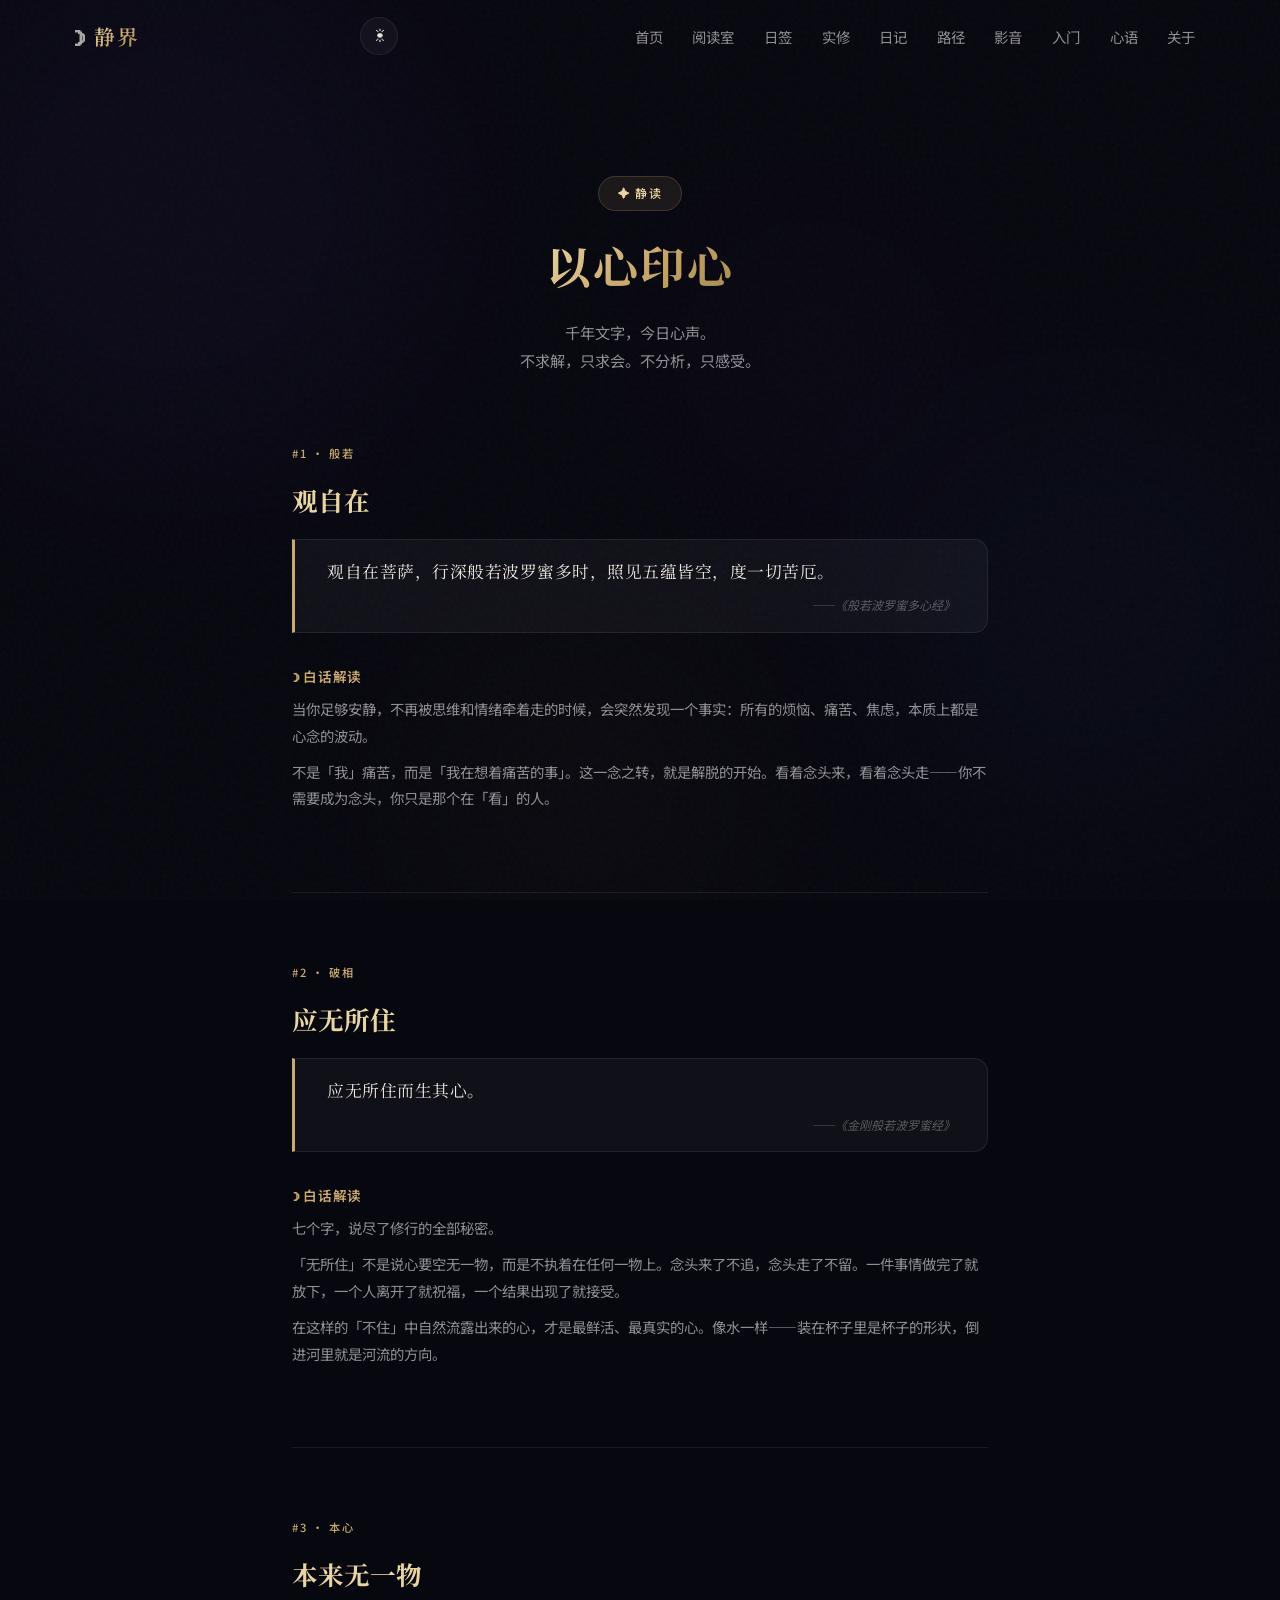
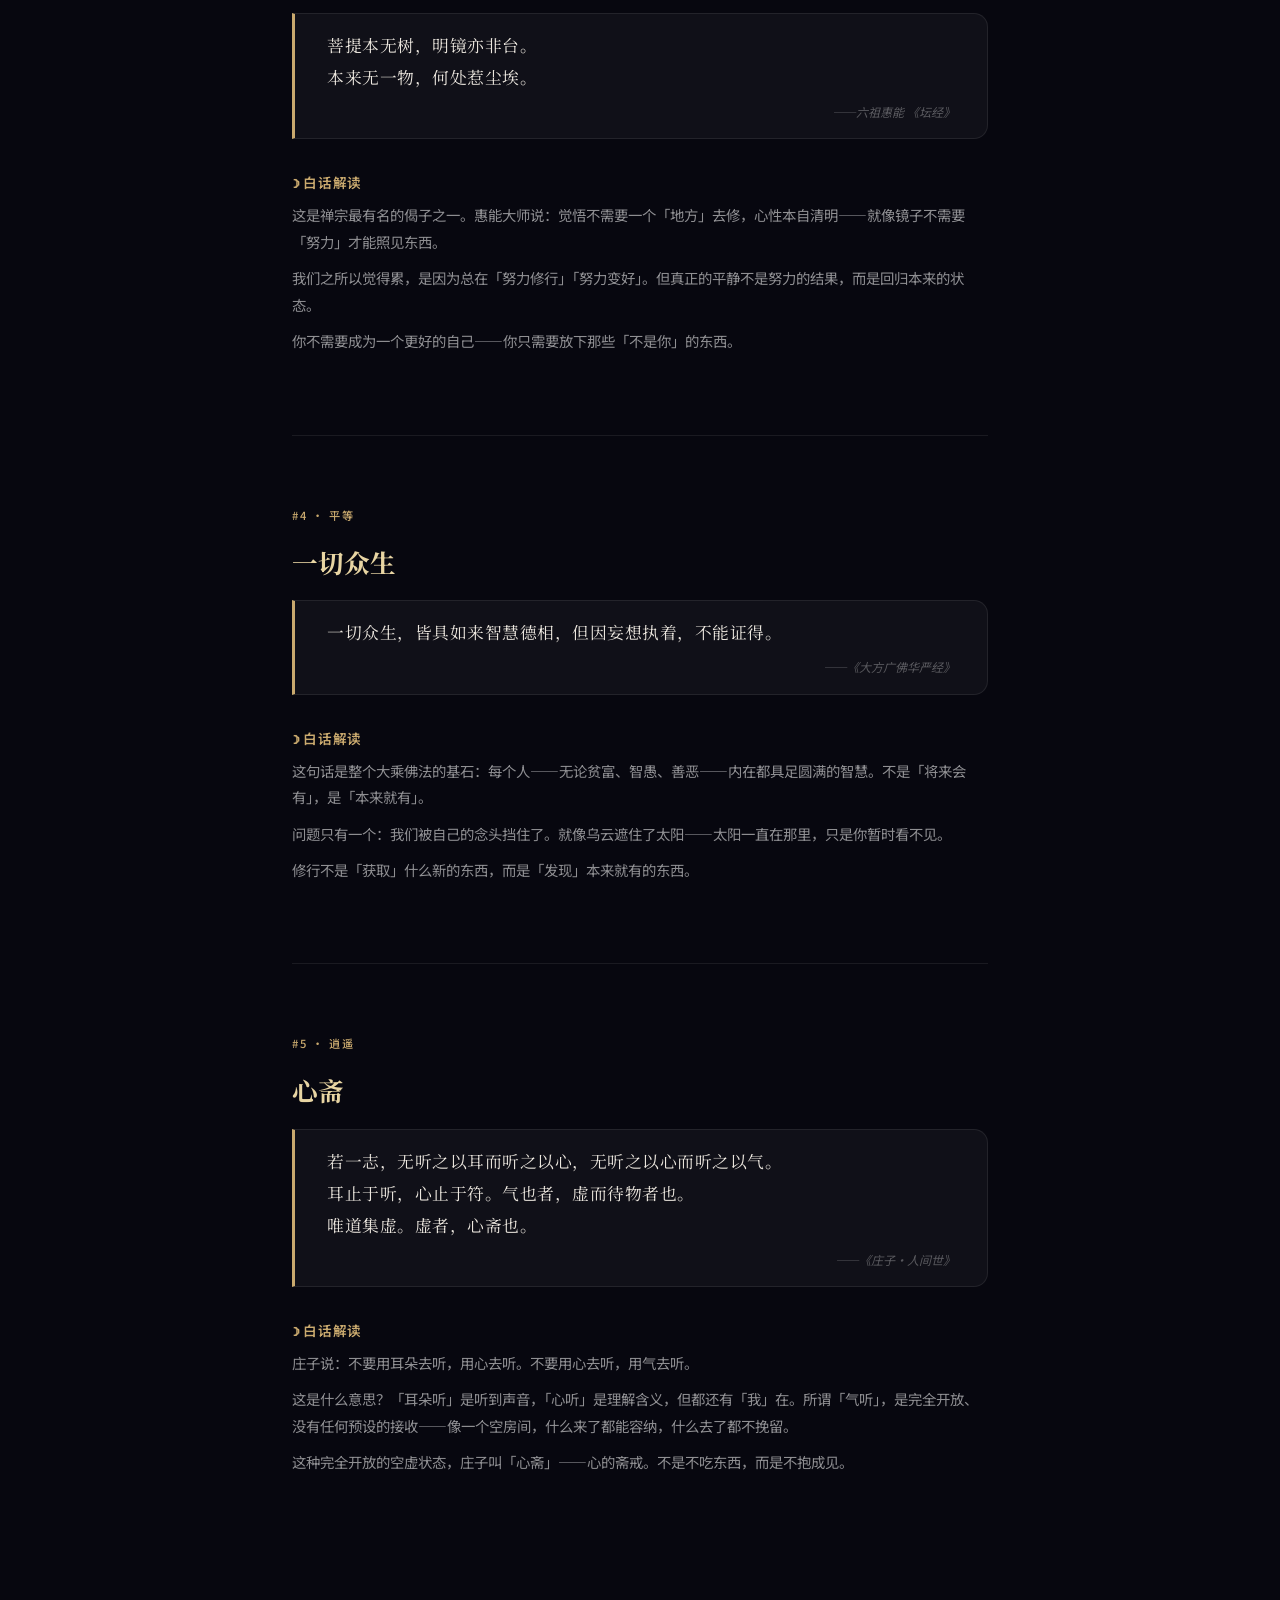
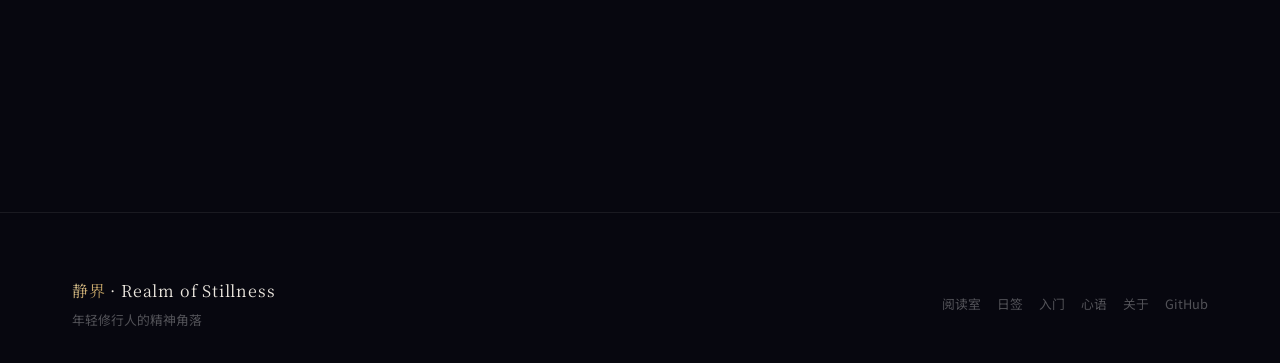
<file: jingdu.html>
<!DOCTYPE html>
<html lang="zh-CN">
<head>
  <meta charset="UTF-8">
  <meta name="viewport" content="width=device-width, initial-scale=1.0">
  <title>静读 · 静界</title>
  <meta name="description" content="静界静读 — 经典摘录，以今人之心读古人之慧。">
  <link rel="preconnect" href="https://fonts.googleapis.com">
  <link rel="preconnect" href="https://fonts.gstatic.com" crossorigin>
  <link rel="preload" as="style" href="https://fonts.googleapis.com/css2?family=Noto+Serif+SC:wght@400;600;700&family=Noto+Sans+SC:wght@300;400;500;700&family=Inter:wght@300;400;500;600&display=swap">
  <!-- Open Graph -->
  <meta property="og:title" content="以心印心 · 静界静读">
  <meta property="og:description" content="经典摘录，以今人之心读古人之慧。精选经文中英对照，辅以白话解读。">
  <meta property="og:url" content="https://1332505739.github.io/jingjie/jingdu">
  <meta property="og:type" content="website">
  <meta property="og:site_name" content="静界">
  <!-- Twitter Card -->
  <meta name="twitter:card" content="summary_large_image">
  <meta name="twitter:title" content="以心印心 · 静界静读">
  <meta name="twitter:description" content="经典摘录，以今人之心读古人之慧。">
  <!-- Canonical -->
  <link rel="manifest" href="manifest.json">
  <meta name="theme-color" content="#d4af37">
  <link rel="canonical" href="https://1332505739.github.io/jingjie/jingdu">
  <link rel="stylesheet" href="css/style.css">
  <link rel="icon" href="data:image/svg+xml,<svg xmlns='http://www.w3.org/2000/svg' viewBox='0 0 100 100'><text y='.9em' font-size='90'>☽</text></svg>">
</head>
<body>

  <div class="background-canvas">
    <div class="orb"></div>
    <div class="orb"></div>
    <div class="orb"></div>
    <div class="orb"></div>
  </div>

  <nav class="navbar" id="navbar">
    <div class="navbar-inner">
      <a href="index.html" class="navbar-logo">
        <span class="logo-icon">☽</span>
        <span class="gold-text">静界</span>
      </a>
      <button class="theme-toggle" id="themeToggle" aria-label="切换主题" title="切换亮色/暗色">☀</button>
      <button class="menu-toggle" id="menuToggle" aria-label="菜单">
        <span></span><span></span><span></span>
      </button>
      <ul class="navbar-links" id="navLinks">
        <li><a href="index.html">首页</a></li>
        <li><a href="yuedu.html" class="active">阅读室</a></li>
        <li><a href="riqian.html">日签</a></li>
        <li><a href="videos.html">影音</a></li>
        <li><a href="rumen.html">入门</a></li>
        <li><a href="experience.html">心语</a></li>
      </ul>
    </div>
  </nav>

  <!-- Page Header -->
  <section class="page-header">
    <div class="container">
      <div class="hero-badge" style="display:inline-block;margin-bottom:1rem;">✦ 静读</div>
      <h1 class="section-title">
        <span class="chinese-title gold-text">以心印心</span>
      </h1>
      <p class="section-subtitle" style="margin:1rem auto 0;">
        千年文字，今日心声。<br>不求解，只求会。不分析，只感受。
      </p>
    </div>
  </section>

  <!-- Reading passages -->
  <section style="padding-top:0;">
    <div class="container" style="max-width:760px;">

      <!-- Passage 1: 心经 -->
      <div class="reading-card fade-in">
        <div class="reading-badge">#1 · 般若</div>
        <h2 class="reading-title">观自在</h2>
        <div class="reading-sutra">
          <p class="sutra-original">观自在菩萨，行深般若波罗蜜多时，照见五蕴皆空，度一切苦厄。</p>
          <p class="sutra-source">——《般若波罗蜜多心经》</p>
        </div>
        <div class="reading-interpretation">
          <h3>☽ 白话解读</h3>
          <p>当你足够安静，不再被思维和情绪牵着走的时候，会突然发现一个事实：所有的烦恼、痛苦、焦虑，本质上都是心念的波动。</p>
          <p>不是「我」痛苦，而是「我在想着痛苦的事」。这一念之转，就是解脱的开始。看着念头来，看着念头走——你不需要成为念头，你只是那个在「看」的人。</p>
        </div>
      </div>

      <!-- Passage 2: 金刚经 -->
      <div class="reading-card fade-in fade-in-delay-1">
        <div class="reading-badge">#2 · 破相</div>
        <h2 class="reading-title">应无所住</h2>
        <div class="reading-sutra">
          <p class="sutra-original">应无所住而生其心。</p>
          <p class="sutra-source">——《金刚般若波罗蜜经》</p>
        </div>
        <div class="reading-interpretation">
          <h3>☽ 白话解读</h3>
          <p>七个字，说尽了修行的全部秘密。</p>
          <p>「无所住」不是说心要空无一物，而是不执着在任何一物上。念头来了不追，念头走了不留。一件事情做完了就放下，一个人离开了就祝福，一个结果出现了就接受。</p>
          <p>在这样的「不住」中自然流露出来的心，才是最鲜活、最真实的心。像水一样——装在杯子里是杯子的形状，倒进河里就是河流的方向。</p>
        </div>
      </div>

      <!-- Passage 3: 六祖坛经 -->
      <div class="reading-card fade-in fade-in-delay-2">
        <div class="reading-badge">#3 · 本心</div>
        <h2 class="reading-title">本来无一物</h2>
        <div class="reading-sutra">
          <p class="sutra-original">菩提本无树，明镜亦非台。<br>本来无一物，何处惹尘埃。</p>
          <p class="sutra-source">——六祖惠能 《坛经》</p>
        </div>
        <div class="reading-interpretation">
          <h3>☽ 白话解读</h3>
          <p>这是禅宗最有名的偈子之一。惠能大师说：觉悟不需要一个「地方」去修，心性本自清明——就像镜子不需要「努力」才能照见东西。</p>
          <p>我们之所以觉得累，是因为总在「努力修行」「努力变好」。但真正的平静不是努力的结果，而是回归本来的状态。</p>
          <p>你不需要成为一个更好的自己——你只需要放下那些「不是你」的东西。</p>
        </div>
      </div>

      <!-- Passage 4: 法华经 -->
      <div class="reading-card fade-in fade-in-delay-3">
        <div class="reading-badge">#4 · 平等</div>
        <h2 class="reading-title">一切众生</h2>
        <div class="reading-sutra">
          <p class="sutra-original">一切众生，皆具如来智慧德相，但因妄想执着，不能证得。</p>
          <p class="sutra-source">——《大方广佛华严经》</p>
        </div>
        <div class="reading-interpretation">
          <h3>☽ 白话解读</h3>
          <p>这句话是整个大乘佛法的基石：每个人——无论贫富、智愚、善恶——内在都具足圆满的智慧。不是「将来会有」，是「本来就有」。</p>
          <p>问题只有一个：我们被自己的念头挡住了。就像乌云遮住了太阳——太阳一直在那里，只是你暂时看不见。</p>
          <p>修行不是「获取」什么新的东西，而是「发现」本来就有的东西。</p>
        </div>
      </div>

      <!-- Passage 5: 庄子 -->
      <div class="reading-card fade-in fade-in-delay-4">
        <div class="reading-badge">#5 · 逍遥</div>
        <h2 class="reading-title">心斋</h2>
        <div class="reading-sutra">
          <p class="sutra-original">若一志，无听之以耳而听之以心，无听之以心而听之以气。<br>耳止于听，心止于符。气也者，虚而待物者也。<br>唯道集虚。虚者，心斋也。</p>
          <p class="sutra-source">——《庄子·人间世》</p>
        </div>
        <div class="reading-interpretation">
          <h3>☽ 白话解读</h3>
          <p>庄子说：不要用耳朵去听，用心去听。不要用心去听，用气去听。</p>
          <p>这是什么意思？「耳朵听」是听到声音，「心听」是理解含义，但都还有「我」在。所谓「气听」，是完全开放、没有任何预设的接收——像一个空房间，什么来了都能容纳，什么去了都不挽留。</p>
          <p>这种完全开放的空虚状态，庄子叫「心斋」——心的斋戒。不是不吃东西，而是不抱成见。</p>
        </div>
      </div>

    </div>
  </section>

  <footer class="footer">
    <div class="container">
      <div class="footer-inner">
        <div>
          <div class="footer-brand"><span class="gold-text">静界</span> · Realm of Stillness</div>
          <div class="footer-text" style="margin-top:0.3rem;">年轻修行人的精神角落</div>
        </div>
        <div class="footer-links">
          <a href="yuedu.html">阅读室</a>
          <a href="riqian.html">日签</a>
          <a href="rumen.html">入门</a>
          <a href="about.html">关于</a>
          <a href="https://github.com/1332505739/jingjie" target="_blank">GitHub</a>
        </div>
      </div>
    </div>
  </footer>

  <script src="js/main.js"></script>
</body>
</html>
</file>
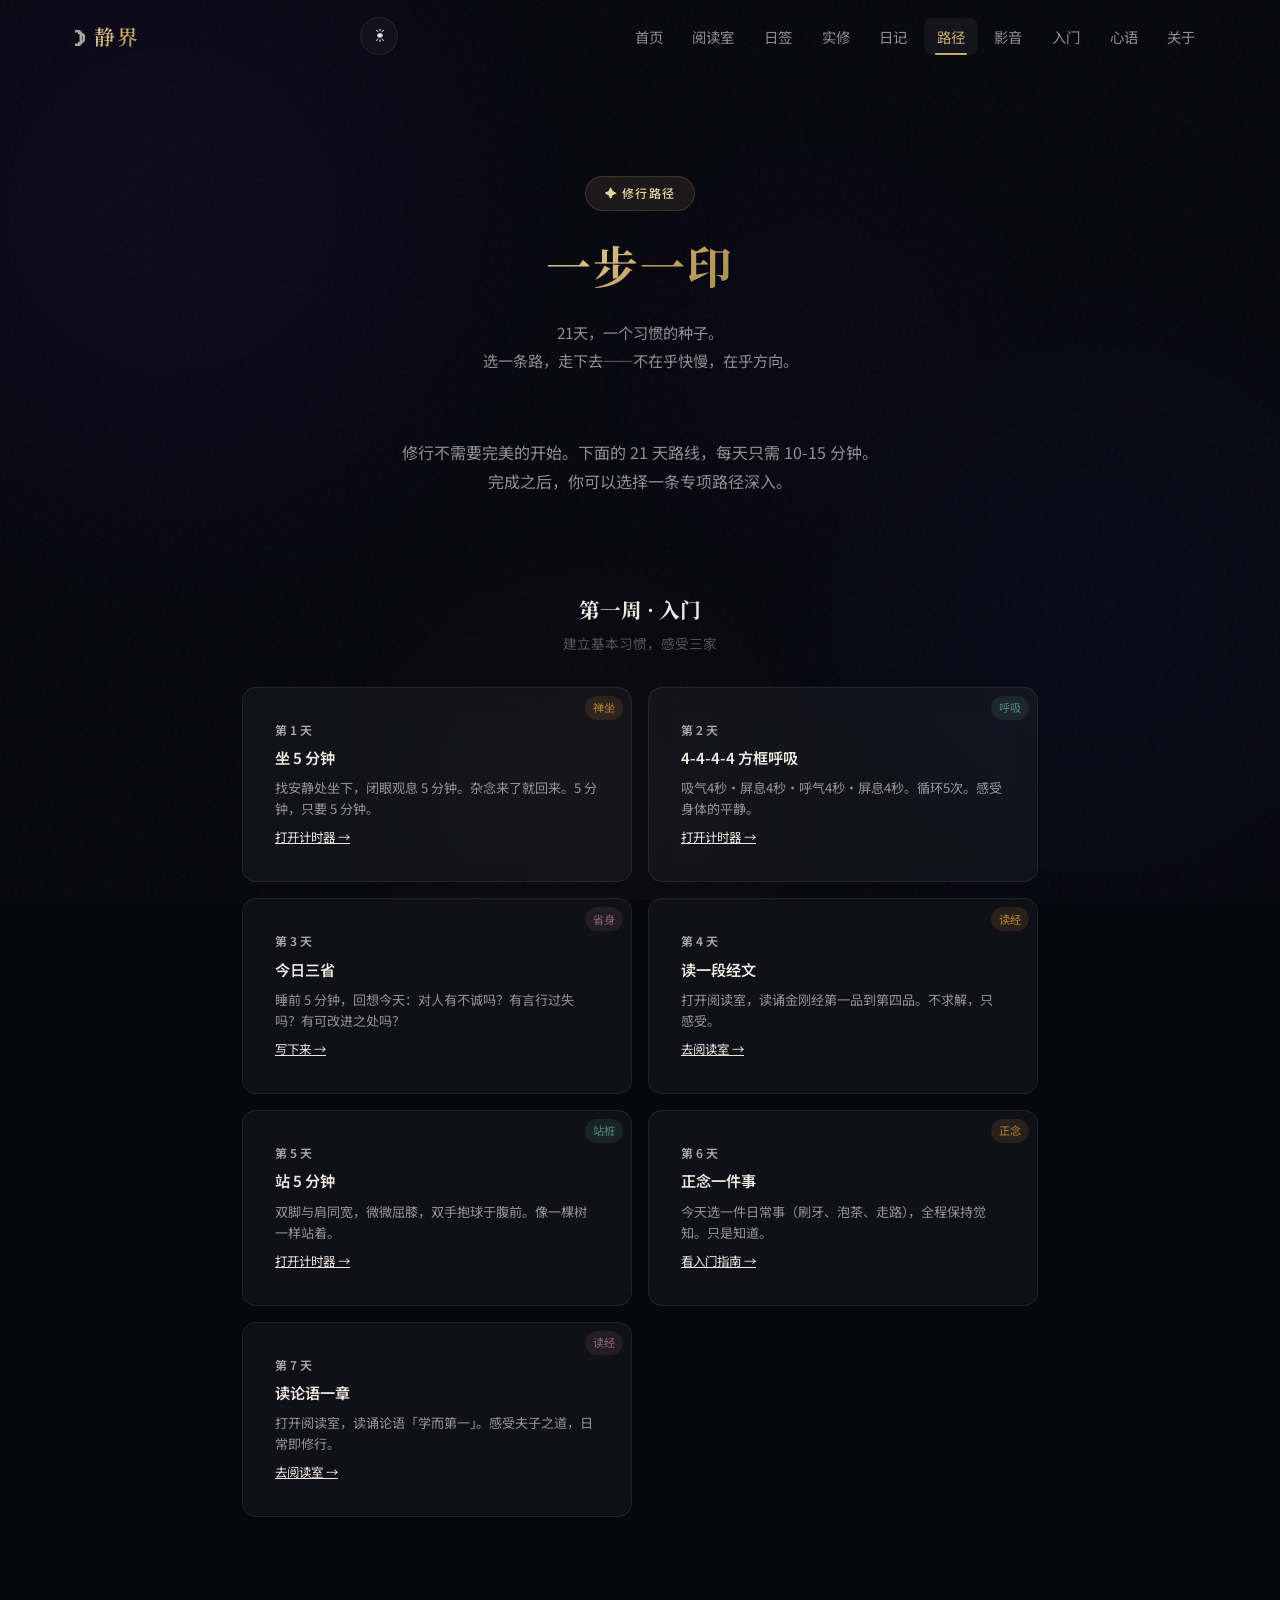
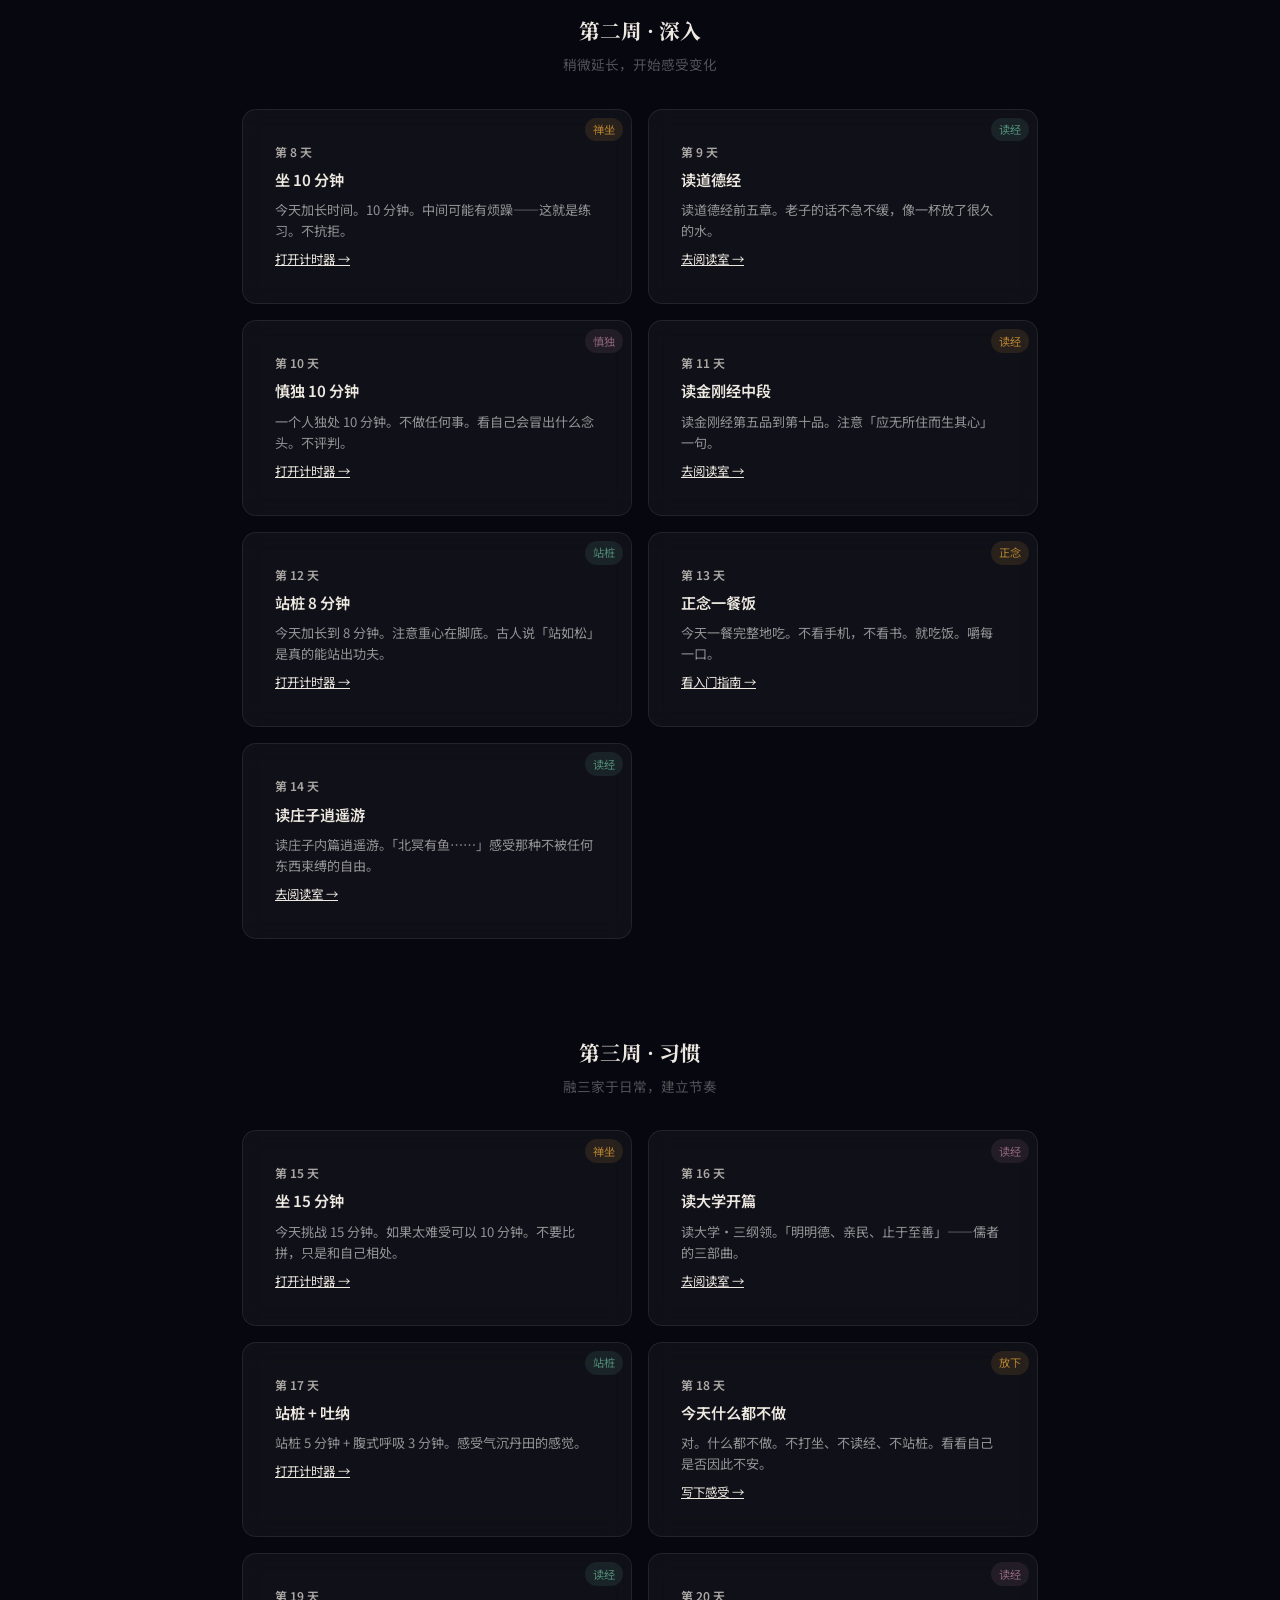
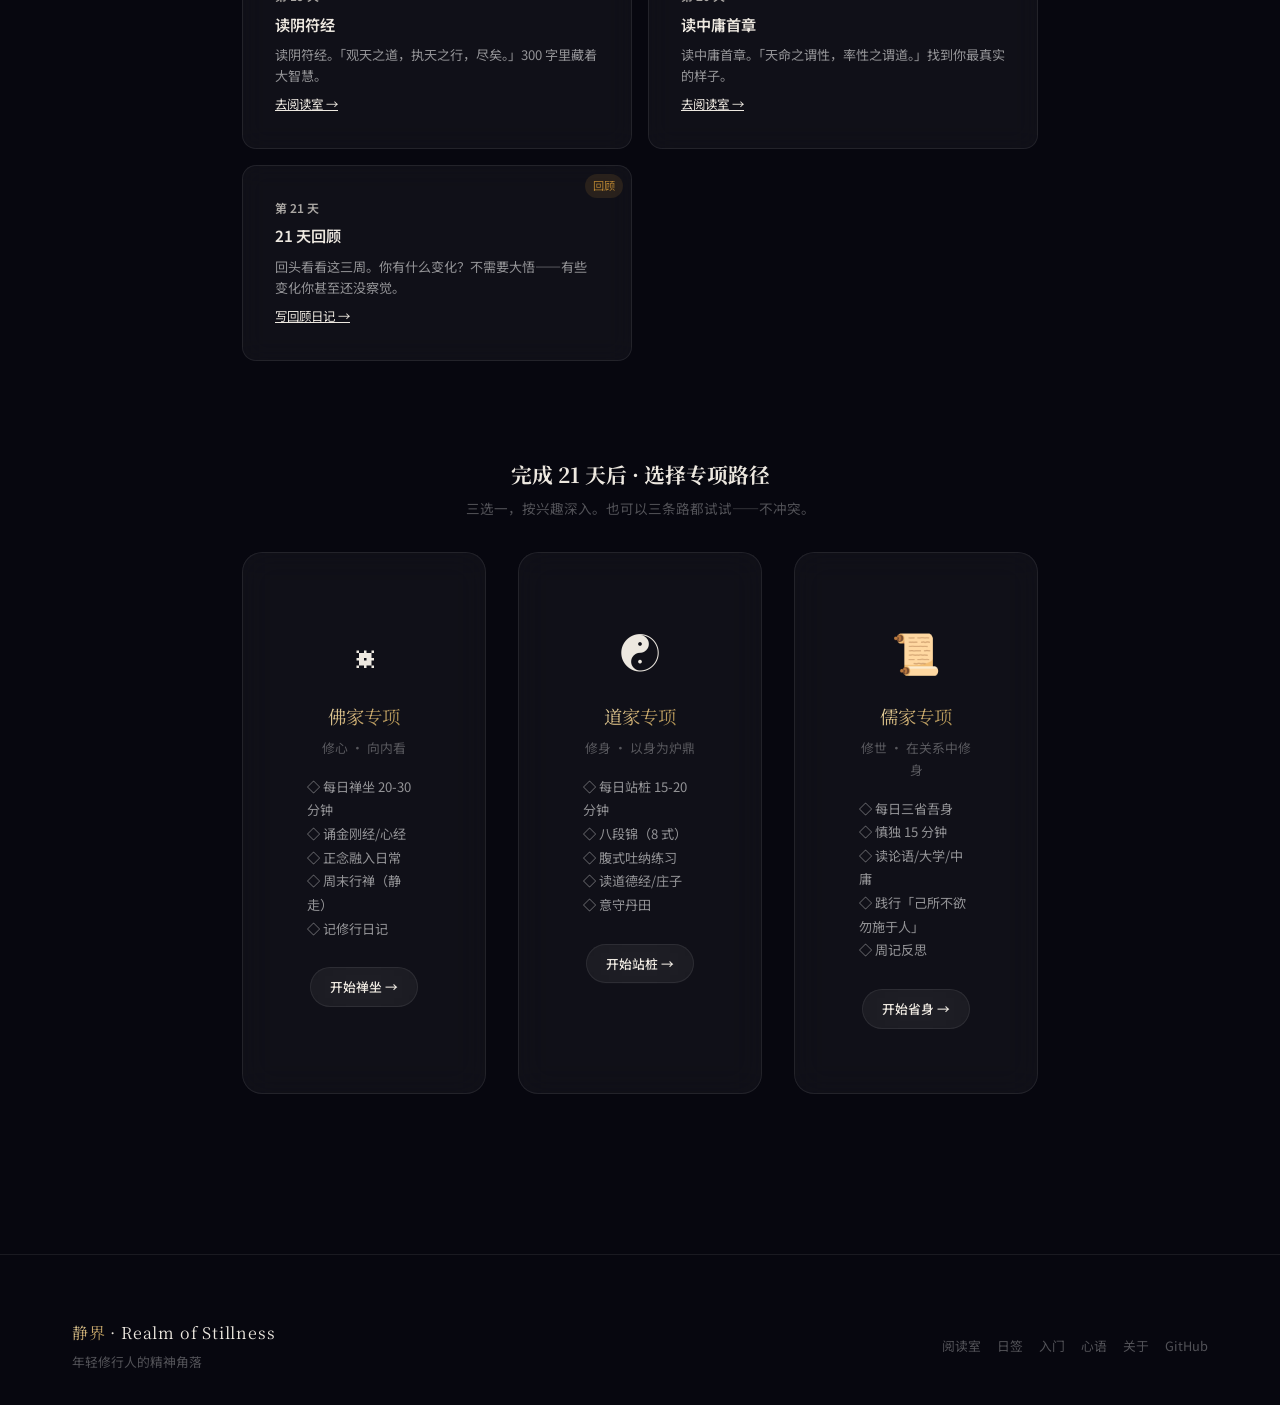
<file: path.html>
<!DOCTYPE html>
<html lang="zh-CN">
<head>
  <meta charset="UTF-8">
  <meta name="viewport" content="width=device-width, initial-scale=1.0">
  <title>修行路径 · 静界</title>
  <meta name="description" content="静界修行路径图 — 21天入门，三教专项进阶。找一个方向，走下去。">
  <link rel="manifest" href="manifest.json">
  <meta name="theme-color" content="#d4af37">
  <link rel="canonical" href="https://1332505739.github.io/jingjie/path">
  <link rel="preconnect" href="https://fonts.googleapis.com">
  <link rel="preconnect" href="https://fonts.gstatic.com" crossorigin>
  <link rel="preload" as="style" href="https://fonts.googleapis.com/css2?family=Noto+Serif+SC:wght@400;600;700&family=Noto+Sans+SC:wght@300;400;500;700&family=Inter:wght@300;400;500;600&display=swap">
  <link rel="stylesheet" href="css/style.css">
  <link rel="icon" href="data:image/svg+xml,<svg xmlns='http://www.w3.org/2000/svg' viewBox='0 0 100 100'><text y='.9em' font-size='90'>☽</text></svg>">
  <style>
    .path-intro { text-align:center; max-width:600px; margin:0 auto var(--space-xl); }
    .path-phase { margin-bottom:var(--space-xl); }
    .path-phase-title { text-align:center; margin-bottom:var(--space-md); }
    .path-phase-title h3 { font-family:'Noto Serif SC',serif; font-size:1.3rem; color:var(--gold); }
    .path-phase-title p { font-size:.85rem; color:var(--text-tertiary); margin-top:.3rem; }
    .path-grid { display:grid; grid-template-columns:repeat(auto-fill,minmax(260px,1fr)); gap:var(--space-sm); }
    .path-day { padding:var(--space-md); border-radius:var(--radius-md); background:var(--glass-bg); backdrop-filter:blur(12px); border:1px solid var(--glass-border); position:relative; overflow:hidden; transition:all .2s; }
    .path-day:hover { border-color:var(--gold); }
    .path-day-num { font-size:.75rem; color:var(--gold); font-weight:600; margin-bottom:.3rem; opacity:.7; }
    .path-day-title { font-size:.95rem; color:var(--text-primary); margin-bottom:.4rem; font-weight:600; }
    .path-day-desc { font-size:.82rem; color:var(--text-secondary); line-height:1.6; }
    .path-day-action { display:inline-block; margin-top:.5rem; font-size:.78rem; color:var(--gold); }
    .path-day-tag { position:absolute; top:.5rem; right:.5rem; font-size:.7rem; padding:.15rem .5rem; border-radius:100px; }
    .tag-buddhist { background:rgba(180,130,50,.15); color:#b48232; }
    .tag-daoist { background:rgba(80,140,120,.15); color:#508c78; }
    .tag-confucian { background:rgba(140,100,120,.15); color:#8c6478; }
    .path-specialize { margin-top:var(--space-xl); }
    .path-spec-grid { display:grid; grid-template-columns:repeat(3,1fr); gap:var(--space-md); margin-top:var(--space-md); }
    .path-spec-card { padding:var(--space-lg); border-radius:var(--radius-lg); background:var(--glass-bg); backdrop-filter:blur(16px); border:1px solid var(--glass-border); text-align:center; transition:all .3s; }
    .path-spec-card:hover { transform:translateY(-2px); border-color:var(--gold); }
    .path-spec-icon { font-size:2.5rem; margin-bottom:var(--space-sm); }
    .path-spec-title { font-family:'Noto Serif SC',serif; font-size:1.15rem; margin-bottom:.3rem; }
    .path-spec-subtitle { font-size:.8rem; color:var(--text-tertiary); margin-bottom:var(--space-sm); }
    .path-spec-list { text-align:left; font-size:.82rem; color:var(--text-secondary); line-height:1.8; }
    @media (max-width:768px) {
      .path-spec-grid { grid-template-columns:1fr; }
    }
  </style>
</head>
<body>

  <div class="background-canvas">
    <div class="orb"></div><div class="orb"></div><div class="orb"></div><div class="orb"></div>
  </div>

  <nav class="navbar" id="navbar">
    <div class="navbar-inner">
      <a href="index.html" class="navbar-logo">
        <span class="logo-icon">☽</span>
        <span class="gold-text">静界</span>
      </a>
      <button class="theme-toggle" id="themeToggle" aria-label="切换主题">☀</button>
      <button class="menu-toggle" id="menuToggle" aria-label="菜单"><span></span><span></span><span></span></button>
      <ul class="navbar-links" id="navLinks">
        <li><a href="index.html">首页</a></li>
        <li><a href="yuedu.html">阅读室</a></li>
        <li><a href="riqian.html">日签</a></li>
        <li><a href="timer.html">实修</a></li>
        <li><a href="diary.html">日记</a></li>
        <li><a href="path.html" class="active">路径</a></li>
      </ul>
    </div>
  </nav>

  <section class="page-header">
    <div class="container">
      <div class="hero-badge" style="display:inline-block;margin-bottom:1rem;">✦ 修行路径</div>
      <h1 class="section-title"><span class="chinese-title gold-text">一步一印</span></h1>
      <p class="section-subtitle" style="margin:1rem auto 0;">
        21天，一个习惯的种子。<br>
        选一条路，走下去——不在乎快慢，在乎方向。
      </p>
    </div>
  </section>

  <section style="padding-top:0;">
    <div class="container" style="max-width:860px;">

      <div class="path-intro">
        <p style="color:var(--text-secondary);line-height:1.8;">
          修行不需要完美的开始。下面的 21 天路线，每天只需 10-15 分钟。<br>
          完成之后，你可以选择一条专项路径深入。
        </p>
      </div>

      <!-- Week 1: 入门 -->
      <div class="path-phase">
        <div class="path-phase-title">
          <h3>第一周 · 入门</h3>
          <p>建立基本习惯，感受三家</p>
        </div>
        <div class="path-grid">
          <div class="path-day fade-in">
            <span class="path-day-tag tag-buddhist">禅坐</span>
            <div class="path-day-num">第 1 天</div>
            <div class="path-day-title">坐 5 分钟</div>
            <div class="path-day-desc">找安静处坐下，闭眼观息 5 分钟。杂念来了就回来。5 分钟，只要 5 分钟。</div>
            <a href="timer.html" class="path-day-action">打开计时器 →</a>
          </div>
          <div class="path-day fade-in">
            <span class="path-day-tag tag-daoist">呼吸</span>
            <div class="path-day-num">第 2 天</div>
            <div class="path-day-title">4-4-4-4 方框呼吸</div>
            <div class="path-day-desc">吸气4秒·屏息4秒·呼气4秒·屏息4秒。循环5次。感受身体的平静。</div>
            <a href="timer.html" class="path-day-action">打开计时器 →</a>
          </div>
          <div class="path-day fade-in">
            <span class="path-day-tag tag-confucian">省身</span>
            <div class="path-day-num">第 3 天</div>
            <div class="path-day-title">今日三省</div>
            <div class="path-day-desc">睡前 5 分钟，回想今天：对人有不诚吗？有言行过失吗？有可改进之处吗？</div>
            <a href="diary.html" class="path-day-action">写下来 →</a>
          </div>
          <div class="path-day fade-in">
            <span class="path-day-tag tag-buddhist">读经</span>
            <div class="path-day-num">第 4 天</div>
            <div class="path-day-title">读一段经文</div>
            <div class="path-day-desc">打开阅读室，读诵金刚经第一品到第四品。不求解，只感受。</div>
            <a href="yuedu.html" class="path-day-action">去阅读室 →</a>
          </div>
          <div class="path-day fade-in">
            <span class="path-day-tag tag-daoist">站桩</span>
            <div class="path-day-num">第 5 天</div>
            <div class="path-day-title">站 5 分钟</div>
            <div class="path-day-desc">双脚与肩同宽，微微屈膝，双手抱球于腹前。像一棵树一样站着。</div>
            <a href="timer.html" class="path-day-action">打开计时器 →</a>
          </div>
          <div class="path-day fade-in">
            <span class="path-day-tag tag-buddhist">正念</span>
            <div class="path-day-num">第 6 天</div>
            <div class="path-day-title">正念一件事</div>
            <div class="path-day-desc">今天选一件日常事（刷牙、泡茶、走路），全程保持觉知。只是知道。</div>
            <a href="rumen.html" class="path-day-action">看入门指南 →</a>
          </div>
          <div class="path-day fade-in">
            <span class="path-day-tag tag-confucian">读经</span>
            <div class="path-day-num">第 7 天</div>
            <div class="path-day-title">读论语一章</div>
            <div class="path-day-desc">打开阅读室，读诵论语「学而第一」。感受夫子之道，日常即修行。</div>
            <a href="yuedu.html" class="path-day-action">去阅读室 →</a>
          </div>
        </div>
      </div>

      <!-- Week 2: 深入 -->
      <div class="path-phase">
        <div class="path-phase-title">
          <h3>第二周 · 深入</h3>
          <p>稍微延长，开始感受变化</p>
        </div>
        <div class="path-grid">
          <div class="path-day fade-in">
            <span class="path-day-tag tag-buddhist">禅坐</span>
            <div class="path-day-num">第 8 天</div>
            <div class="path-day-title">坐 10 分钟</div>
            <div class="path-day-desc">今天加长时间。10 分钟。中间可能有烦躁——这就是练习。不抗拒。</div>
            <a href="timer.html" class="path-day-action">打开计时器 →</a>
          </div>
          <div class="path-day fade-in">
            <span class="path-day-tag tag-daoist">读经</span>
            <div class="path-day-num">第 9 天</div>
            <div class="path-day-title">读道德经</div>
            <div class="path-day-desc">读道德经前五章。老子的话不急不缓，像一杯放了很久的水。</div>
            <a href="yuedu.html" class="path-day-action">去阅读室 →</a>
          </div>
          <div class="path-day fade-in">
            <span class="path-day-tag tag-confucian">慎独</span>
            <div class="path-day-num">第 10 天</div>
            <div class="path-day-title">慎独 10 分钟</div>
            <div class="path-day-desc">一个人独处 10 分钟。不做任何事。看自己会冒出什么念头。不评判。</div>
            <a href="timer.html" class="path-day-action">打开计时器 →</a>
          </div>
          <div class="path-day fade-in">
            <span class="path-day-tag tag-buddhist">读经</span>
            <div class="path-day-num">第 11 天</div>
            <div class="path-day-title">读金刚经中段</div>
            <div class="path-day-desc">读金刚经第五品到第十品。注意「应无所住而生其心」一句。</div>
            <a href="yuedu.html" class="path-day-action">去阅读室 →</a>
          </div>
          <div class="path-day fade-in">
            <span class="path-day-tag tag-daoist">站桩</span>
            <div class="path-day-num">第 12 天</div>
            <div class="path-day-title">站桩 8 分钟</div>
            <div class="path-day-desc">今天加长到 8 分钟。注意重心在脚底。古人说「站如松」是真的能站出功夫。</div>
            <a href="timer.html" class="path-day-action">打开计时器 →</a>
          </div>
          <div class="path-day fade-in">
            <span class="path-day-tag tag-buddhist">正念</span>
            <div class="path-day-num">第 13 天</div>
            <div class="path-day-title">正念一餐饭</div>
            <div class="path-day-desc">今天一餐完整地吃。不看手机，不看书。就吃饭。嚼每一口。</div>
            <a href="rumen.html" class="path-day-action">看入门指南 →</a>
          </div>
          <div class="path-day fade-in">
            <span class="path-day-tag tag-daoist">读经</span>
            <div class="path-day-num">第 14 天</div>
            <div class="path-day-title">读庄子逍遥游</div>
            <div class="path-day-desc">读庄子内篇逍遥游。「北冥有鱼……」感受那种不被任何东西束缚的自由。</div>
            <a href="yuedu.html" class="path-day-action">去阅读室 →</a>
          </div>
        </div>
      </div>

      <!-- Week 3: 习惯 -->
      <div class="path-phase">
        <div class="path-phase-title">
          <h3>第三周 · 习惯</h3>
          <p>融三家于日常，建立节奏</p>
        </div>
        <div class="path-grid">
          <div class="path-day fade-in">
            <span class="path-day-tag tag-buddhist">禅坐</span>
            <div class="path-day-num">第 15 天</div>
            <div class="path-day-title">坐 15 分钟</div>
            <div class="path-day-desc">今天挑战 15 分钟。如果太难受可以 10 分钟。不要比拼，只是和自己相处。</div>
            <a href="timer.html" class="path-day-action">打开计时器 →</a>
          </div>
          <div class="path-day fade-in">
            <span class="path-day-tag tag-confucian">读经</span>
            <div class="path-day-num">第 16 天</div>
            <div class="path-day-title">读大学开篇</div>
            <div class="path-day-desc">读大学·三纲领。「明明德、亲民、止于至善」——儒者的三部曲。</div>
            <a href="yuedu.html" class="path-day-action">去阅读室 →</a>
          </div>
          <div class="path-day fade-in">
            <span class="path-day-tag tag-daoist">站桩</span>
            <div class="path-day-num">第 17 天</div>
            <div class="path-day-title">站桩 + 吐纳</div>
            <div class="path-day-desc">站桩 5 分钟 + 腹式呼吸 3 分钟。感受气沉丹田的感觉。</div>
            <a href="timer.html" class="path-day-action">打开计时器 →</a>
          </div>
          <div class="path-day fade-in">
            <span class="path-day-tag tag-buddhist">放下</span>
            <div class="path-day-num">第 18 天</div>
            <div class="path-day-title">今天什么都不做</div>
            <div class="path-day-desc">对。什么都不做。不打坐、不读经、不站桩。看看自己是否因此不安。</div>
            <a href="diary.html" class="path-day-action">写下感受 →</a>
          </div>
          <div class="path-day fade-in">
            <span class="path-day-tag tag-daoist">读经</span>
            <div class="path-day-num">第 19 天</div>
            <div class="path-day-title">读阴符经</div>
            <div class="path-day-desc">读阴符经。「观天之道，执天之行，尽矣。」300 字里藏着大智慧。</div>
            <a href="yuedu.html" class="path-day-action">去阅读室 →</a>
          </div>
          <div class="path-day fade-in">
            <span class="path-day-tag tag-confucian">读经</span>
            <div class="path-day-num">第 20 天</div>
            <div class="path-day-title">读中庸首章</div>
            <div class="path-day-desc">读中庸首章。「天命之谓性，率性之谓道。」找到你最真实的样子。</div>
            <a href="yuedu.html" class="path-day-action">去阅读室 →</a>
          </div>
          <div class="path-day fade-in">
            <span class="path-day-tag tag-buddhist">回顾</span>
            <div class="path-day-num">第 21 天</div>
            <div class="path-day-title">21 天回顾</div>
            <div class="path-day-desc">回头看看这三周。你有什么变化？不需要大悟——有些变化你甚至还没察觉。</div>
            <a href="diary.html" class="path-day-action">写回顾日记 →</a>
          </div>
        </div>
      </div>

      <!-- 专项进阶 -->
      <div class="path-specialize">
        <div class="path-phase-title">
          <h3>完成 21 天后 · 选择专项路径</h3>
          <p>三选一，按兴趣深入。也可以三条路都试试——不冲突。</p>
        </div>
        <div class="path-spec-grid">
          <div class="path-spec-card fade-in">
            <div class="path-spec-icon">☸</div>
            <div class="path-spec-title"><span class="gold-text">佛家专项</span></div>
            <div class="path-spec-subtitle">修心 · 向内看</div>
            <div class="path-spec-list">
              ◇ 每日禅坐 20-30 分钟<br>
              ◇ 诵金刚经/心经<br>
              ◇ 正念融入日常<br>
              ◇ 周末行禅（静走）<br>
              ◇ 记修行日记
            </div>
            <br><a href="timer.html" class="btn btn-sm btn-glass">开始禅坐 →</a>
          </div>
          <div class="path-spec-card fade-in fade-in-delay-1">
            <div class="path-spec-icon">☯</div>
            <div class="path-spec-title"><span class="gold-text">道家专项</span></div>
            <div class="path-spec-subtitle">修身 · 以身为炉鼎</div>
            <div class="path-spec-list">
              ◇ 每日站桩 15-20 分钟<br>
              ◇ 八段锦（8 式）<br>
              ◇ 腹式吐纳练习<br>
              ◇ 读道德经/庄子<br>
              ◇ 意守丹田
            </div>
            <br><a href="timer.html" class="btn btn-sm btn-glass">开始站桩 →</a>
          </div>
          <div class="path-spec-card fade-in fade-in-delay-2">
            <div class="path-spec-icon">📜</div>
            <div class="path-spec-title"><span class="gold-text">儒家专项</span></div>
            <div class="path-spec-subtitle">修世 · 在关系中修身</div>
            <div class="path-spec-list">
              ◇ 每日三省吾身<br>
              ◇ 慎独 15 分钟<br>
              ◇ 读论语/大学/中庸<br>
              ◇ 践行「己所不欲勿施于人」<br>
              ◇ 周记反思
            </div>
            <br><a href="timer.html" class="btn btn-sm btn-glass">开始省身 →</a>
          </div>
        </div>
      </div>

    </div>
  </section>

  <footer class="footer">
    <div class="container">
      <div class="footer-inner">
        <div>
          <div class="footer-brand"><span class="gold-text">静界</span> · Realm of Stillness</div>
          <div class="footer-text" style="margin-top:0.3rem;">年轻修行人的精神角落</div>
        </div>
        <div class="footer-links">
          <a href="yuedu.html">阅读室</a><a href="riqian.html">日签</a>
          <a href="timer.html">实修</a><a href="diary.html">日记</a>
          <a href="path.html">路径</a><a href="experience.html">心语</a>
          <a href="about.html">关于</a>
          <a href="https://github.com/1332505739/jingjie" target="_blank">GitHub</a>
        </div>
      </div>
    </div>
  </footer>

  <script src="js/main.js"></script>
</body>
</html>
</file>
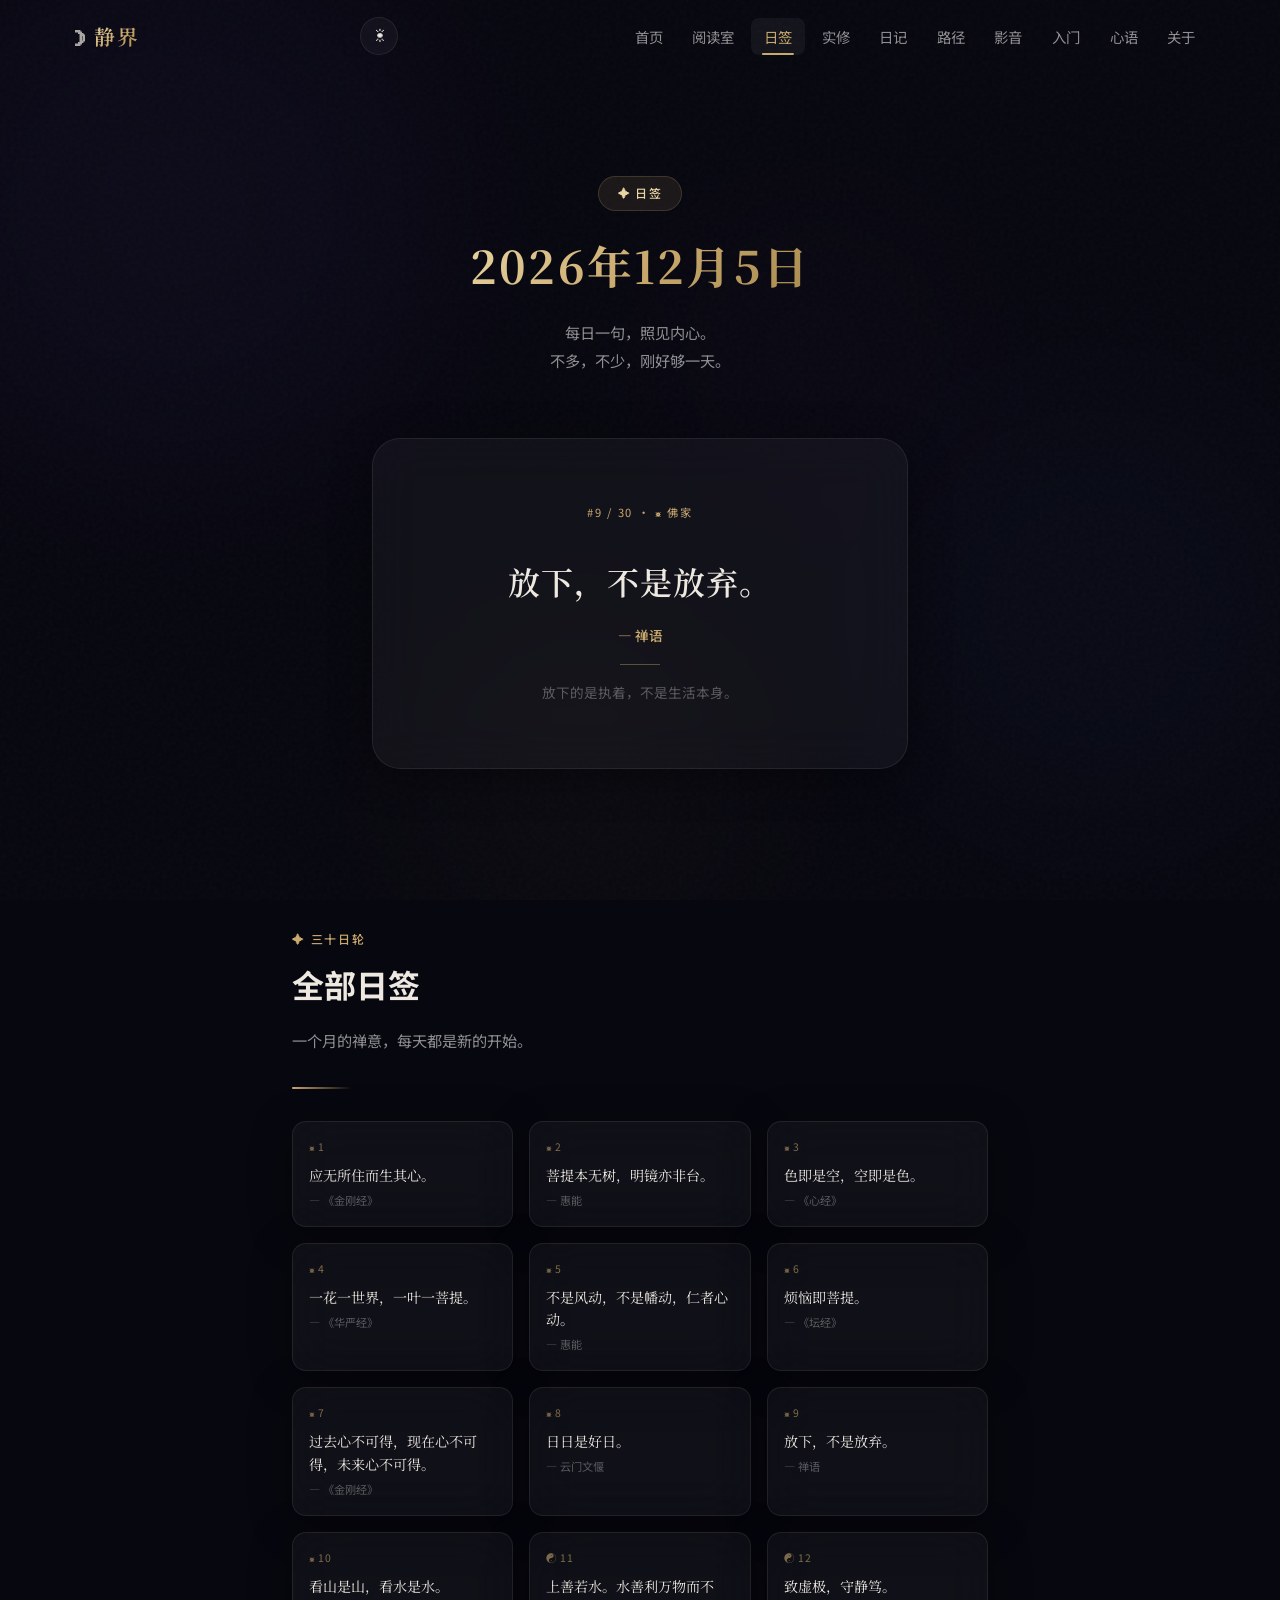
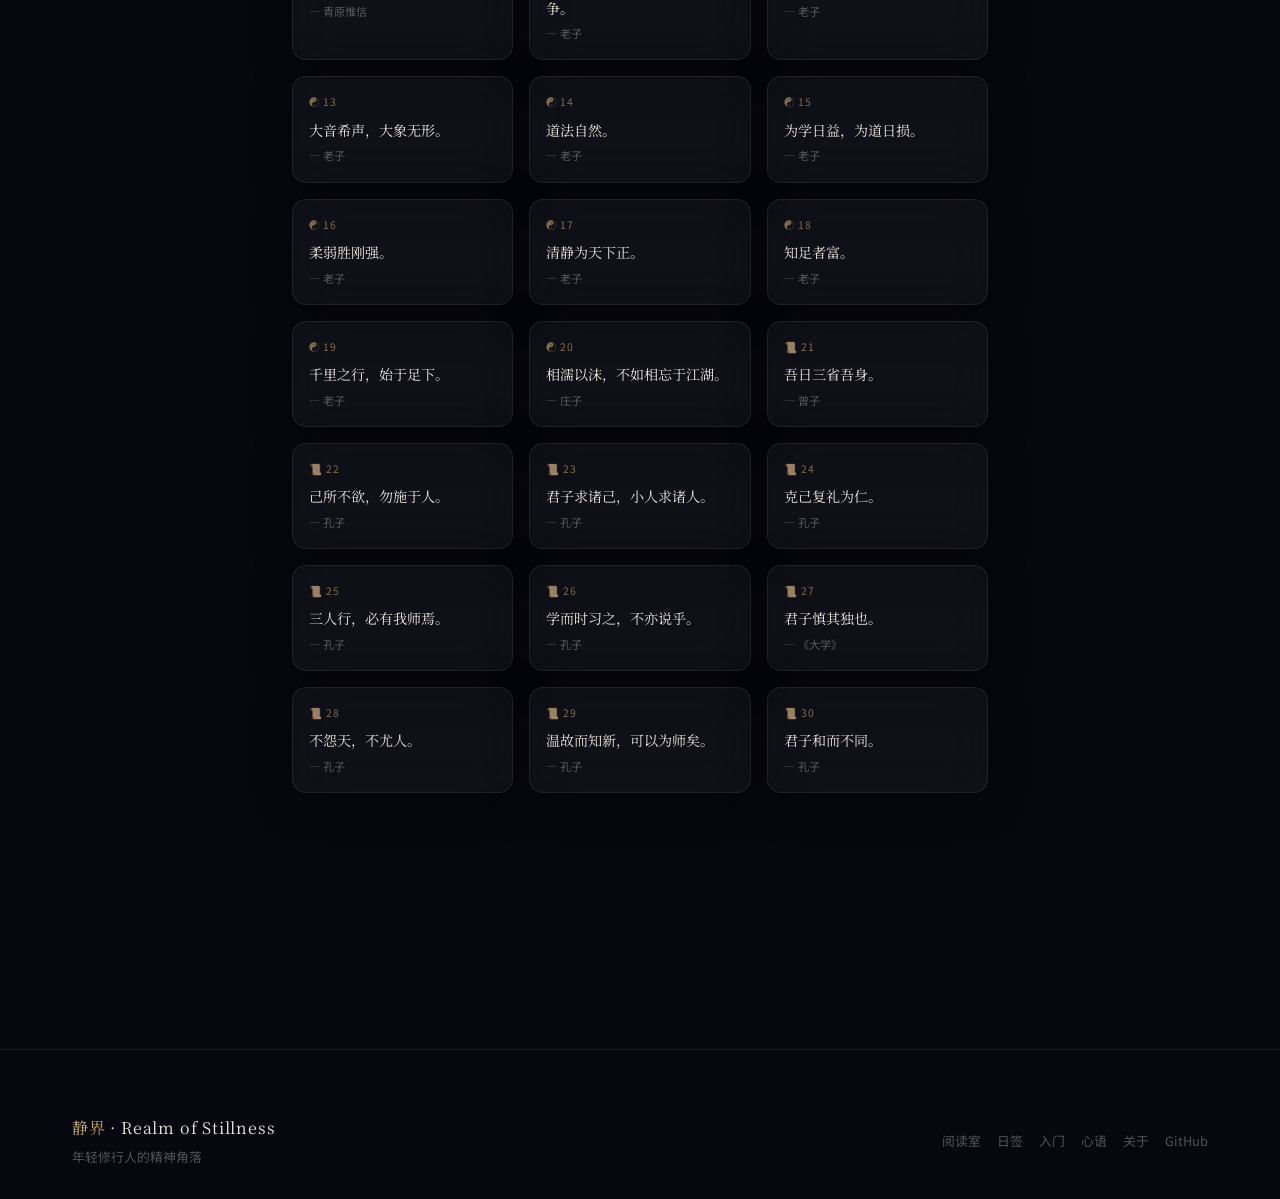
<file: riqian.html>
<!DOCTYPE html>
<html lang="zh-CN">
<head>
  <meta charset="UTF-8">
  <meta name="viewport" content="width=device-width, initial-scale=1.0">
  <title>日签 · 静界</title>
  <meta name="description" content="静界日签 — 每日一禅，一句话照见内心。">
  <link rel="preconnect" href="https://fonts.googleapis.com">
  <link rel="preconnect" href="https://fonts.gstatic.com" crossorigin>
  <link rel="preload" as="style" href="https://fonts.googleapis.com/css2?family=Noto+Serif+SC:wght@400;600;700&family=Noto+Sans+SC:wght@300;400;500;700&family=Inter:wght@300;400;500;600&display=swap">
  <!-- Open Graph -->
  <meta property="og:title" content="每日一禅 · 静界日签">
  <meta property="og:description" content="今日一句，照见内心。三十日一轮，日日新生。">
  <meta property="og:url" content="https://1332505739.github.io/jingjie/riqian">
  <meta property="og:type" content="website">
  <meta property="og:site_name" content="静界">
  <!-- Twitter Card -->
  <meta name="twitter:card" content="summary_large_image">
  <meta name="twitter:title" content="每日一禅 · 静界日签">
  <meta name="twitter:description" content="今日一句，照见内心。">
  <!-- Canonical -->
  <link rel="manifest" href="manifest.json">
  <meta name="theme-color" content="#d4af37">
  <link rel="canonical" href="https://1332505739.github.io/jingjie/riqian">
  <link rel="stylesheet" href="css/style.css">
  <link rel="icon" href="data:image/svg+xml,<svg xmlns='http://www.w3.org/2000/svg' viewBox='0 0 100 100'><text y='.9em' font-size='90'>☽</text></svg>">
</head>
<body>

  <div class="background-canvas">
    <div class="orb"></div>
    <div class="orb"></div>
    <div class="orb"></div>
    <div class="orb"></div>
  </div>

  <nav class="navbar" id="navbar">
    <div class="navbar-inner">
      <a href="index.html" class="navbar-logo">
        <span class="logo-icon">☽</span>
        <span class="gold-text">静界</span>
      </a>
      <button class="theme-toggle" id="themeToggle" aria-label="切换主题" title="切换亮色/暗色">☀</button>
      <button class="menu-toggle" id="menuToggle" aria-label="菜单">
        <span></span><span></span><span></span>
      </button>
      <ul class="navbar-links" id="navLinks">
        <li><a href="index.html">首页</a></li>
        <li><a href="yuedu.html">阅读室</a></li>
        <li><a href="riqian.html" class="active">日签</a></li>
        <li><a href="videos.html">影音</a></li>
        <li><a href="rumen.html">入门</a></li>
        <li><a href="experience.html">心语</a></li>
      </ul>
    </div>
  </nav>

  <!-- Page Header -->
  <section class="page-header">
    <div class="container">
      <div class="hero-badge" style="display:inline-block;margin-bottom:1rem;">✦ 日签</div>
      <h1 class="section-title">
        <span class="chinese-title gold-text" id="todayDate">今日日签</span>
      </h1>
      <p class="section-subtitle" style="margin:1rem auto 0;">
        每日一句，照见内心。<br>不多，不少，刚好够一天。
      </p>
    </div>
  </section>

  <!-- Daily Quote Card -->
  <section style="padding-top:0;">
    <div class="container" style="max-width:600px;">
      <div class="riqian-card" id="riqianCard">
        <!-- Filled by JS -->
      </div>
    </div>
  </section>

  <!-- Browse all quotes -->
  <section style="padding-top:0;">
    <div class="container" style="max-width:760px;">
      <div class="fade-in">
        <p class="section-label">✦ 三十日轮</p>
        <h2 class="section-title">全部日签</h2>
        <p class="section-subtitle" style="margin-bottom:var(--space-md);">
          一个月的禅意，每天都是新的开始。
        </p>
        <div class="divider"></div>
      </div>
      <div class="riqian-grid" id="riqianGrid">
        <!-- Filled by JS -->
      </div>
    </div>
  </section>

  <footer class="footer">
    <div class="container">
      <div class="footer-inner">
        <div>
          <div class="footer-brand"><span class="gold-text">静界</span> · Realm of Stillness</div>
          <div class="footer-text" style="margin-top:0.3rem;">年轻修行人的精神角落</div>
        </div>
        <div class="footer-links">
          <a href="yuedu.html">阅读室</a>
          <a href="riqian.html">日签</a>
          <a href="rumen.html">入门</a>
          <a href="about.html">关于</a>
          <a href="https://github.com/1332505739/jingjie" target="_blank">GitHub</a>
        </div>
      </div>
    </div>
  </footer>

  <script src="js/riqian.js"></script>
  <script src="js/main.js"></script>
</body>
</html>
</file>
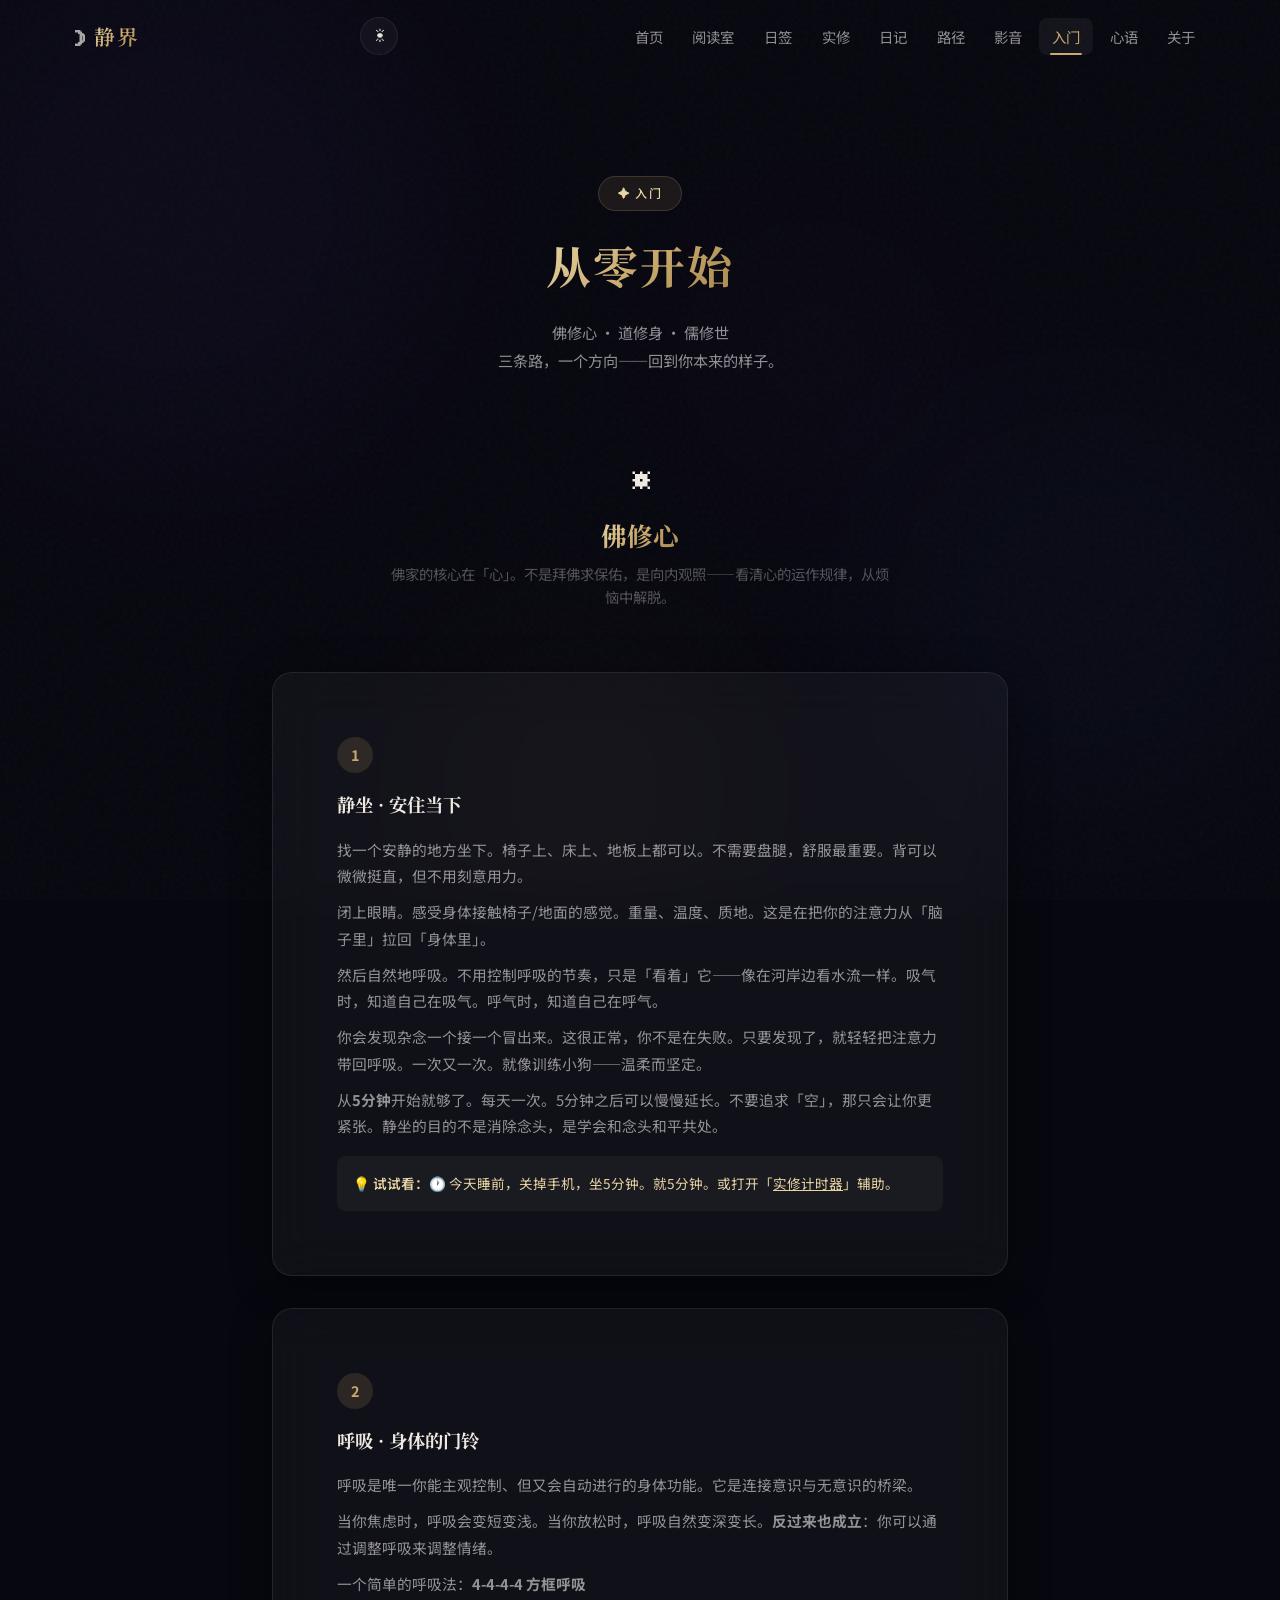
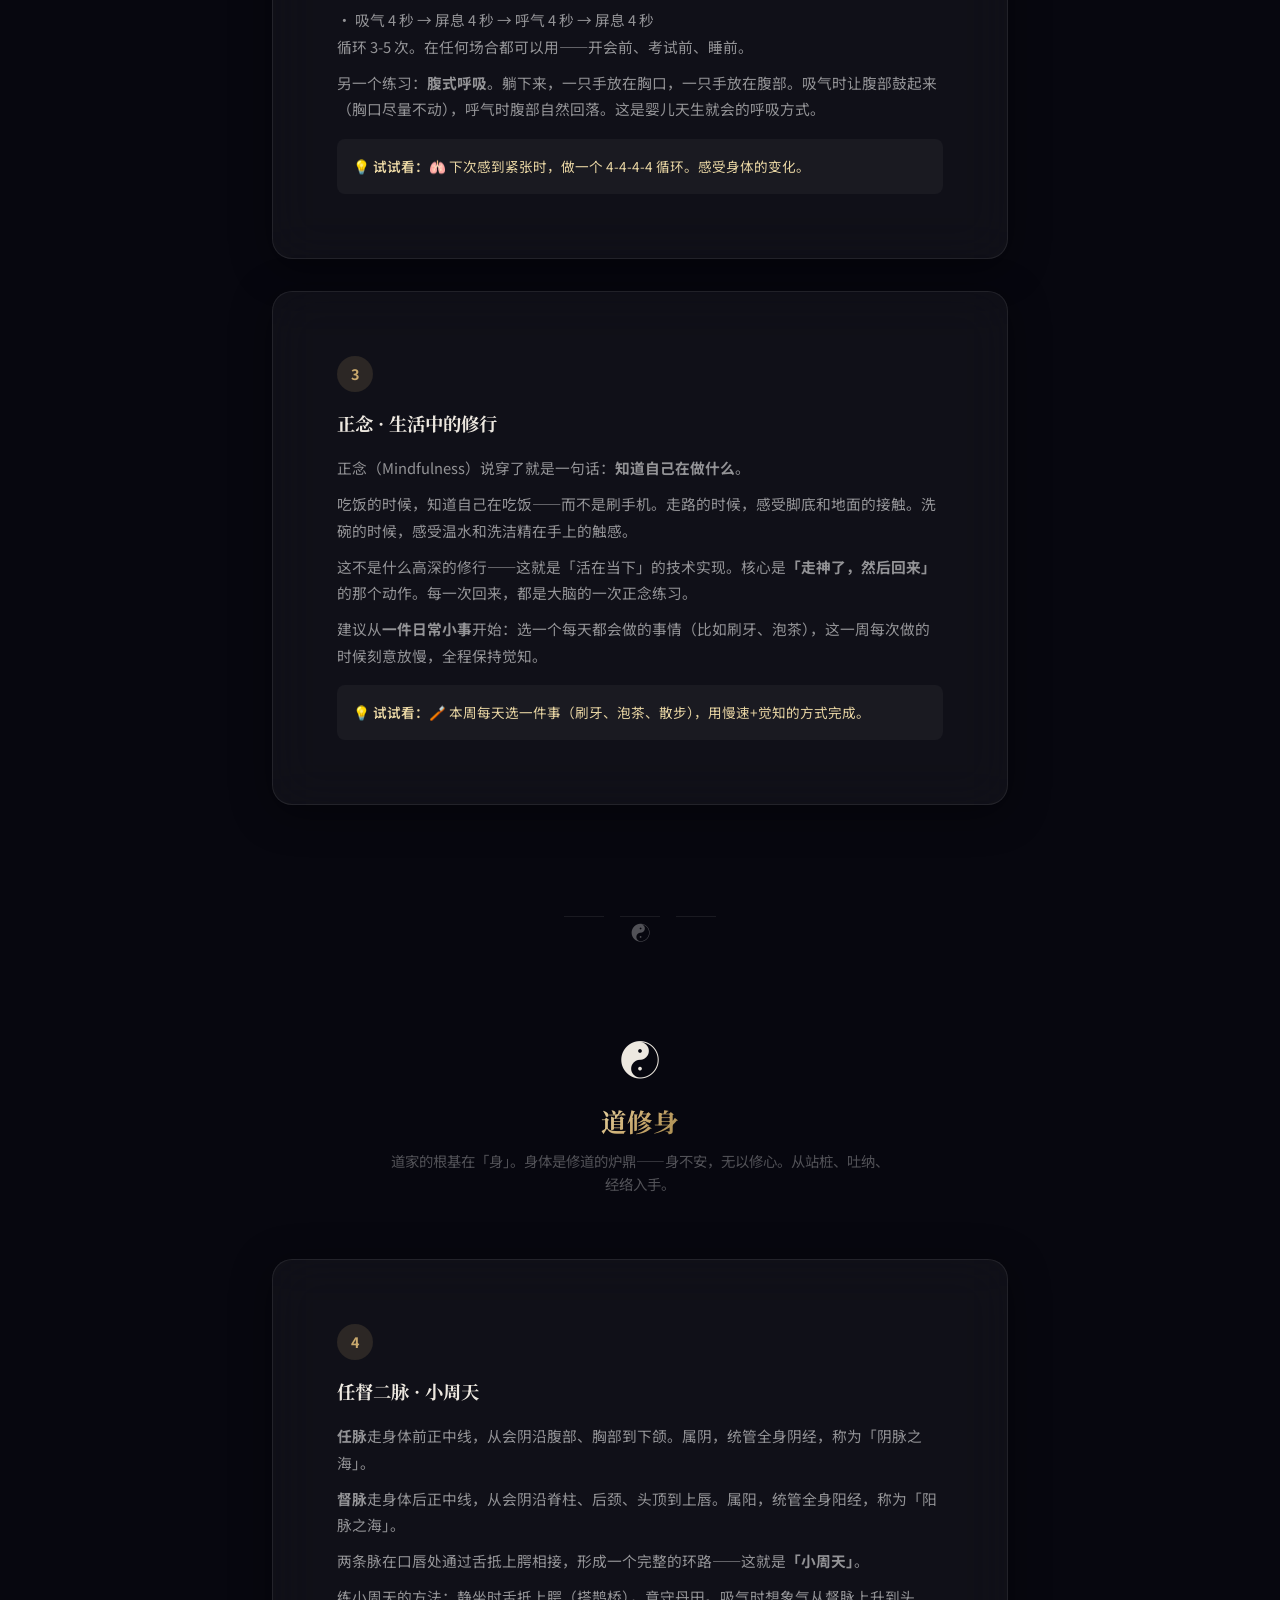
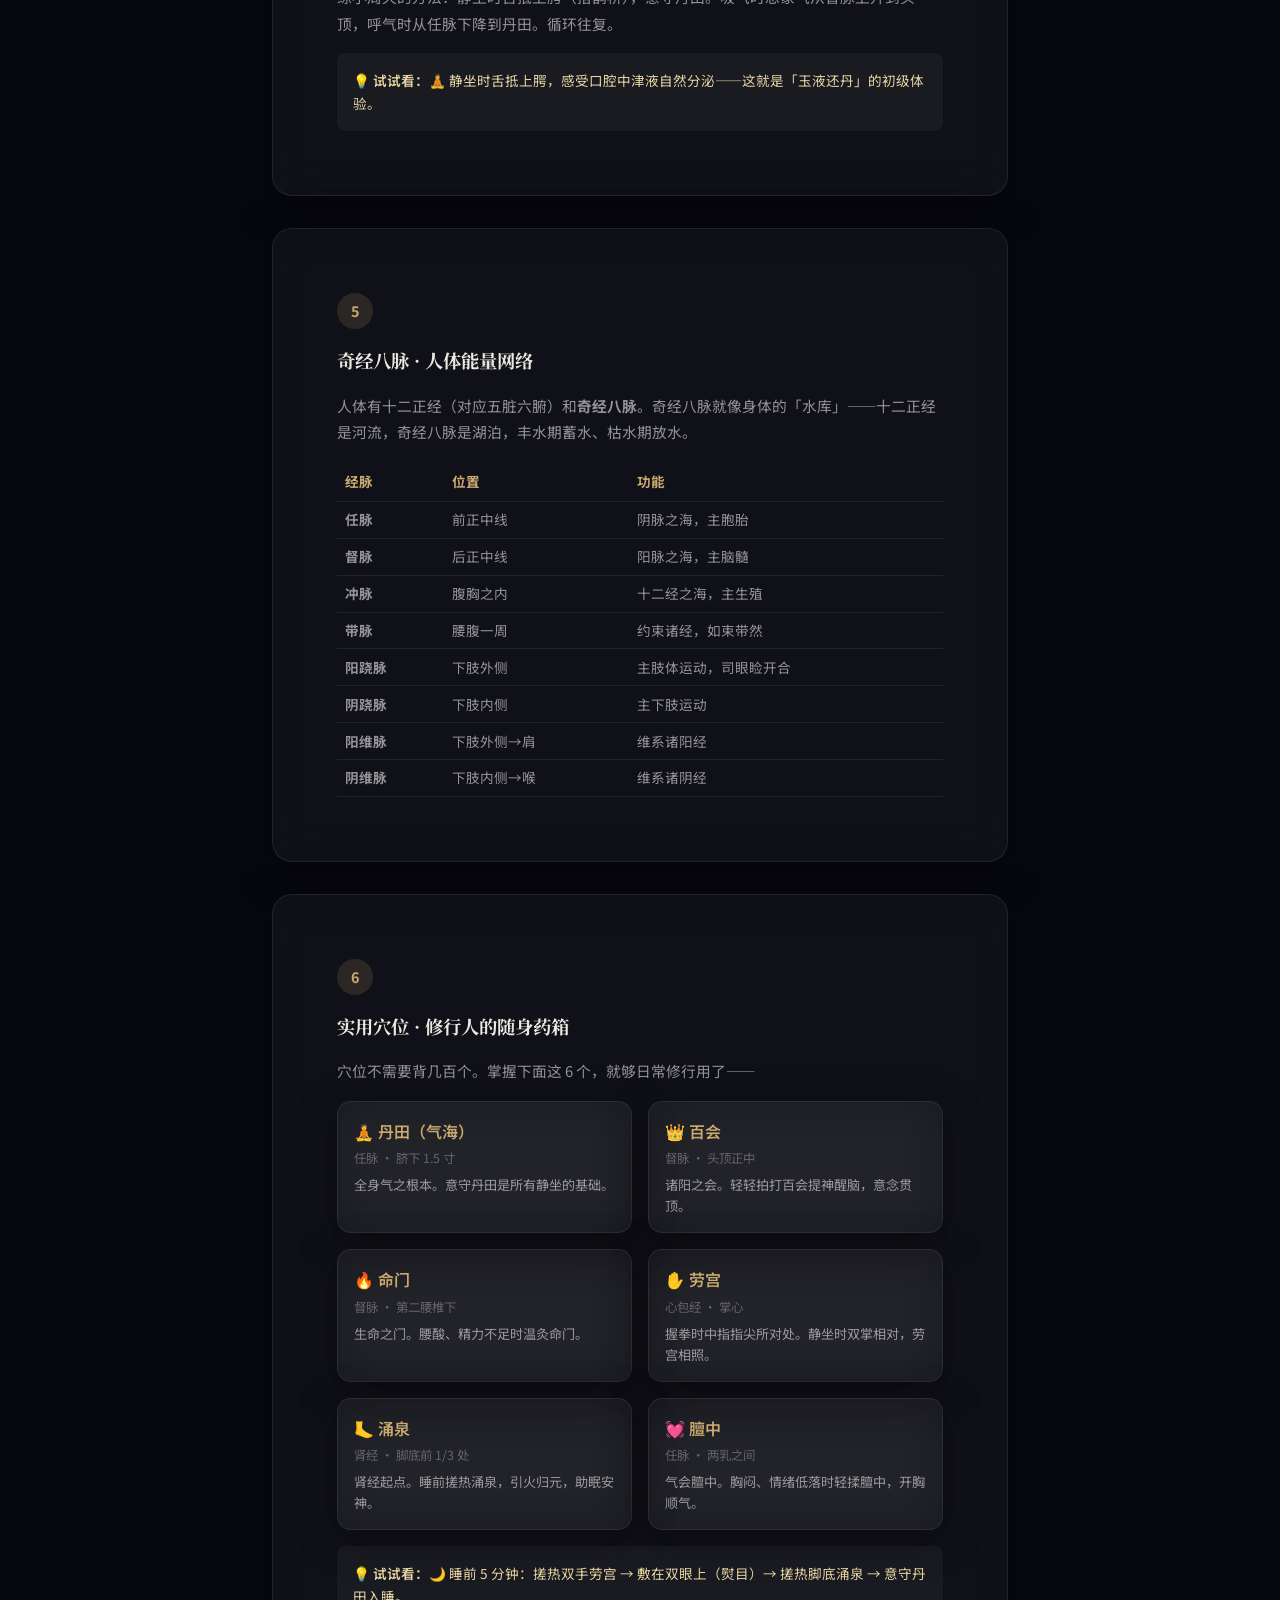
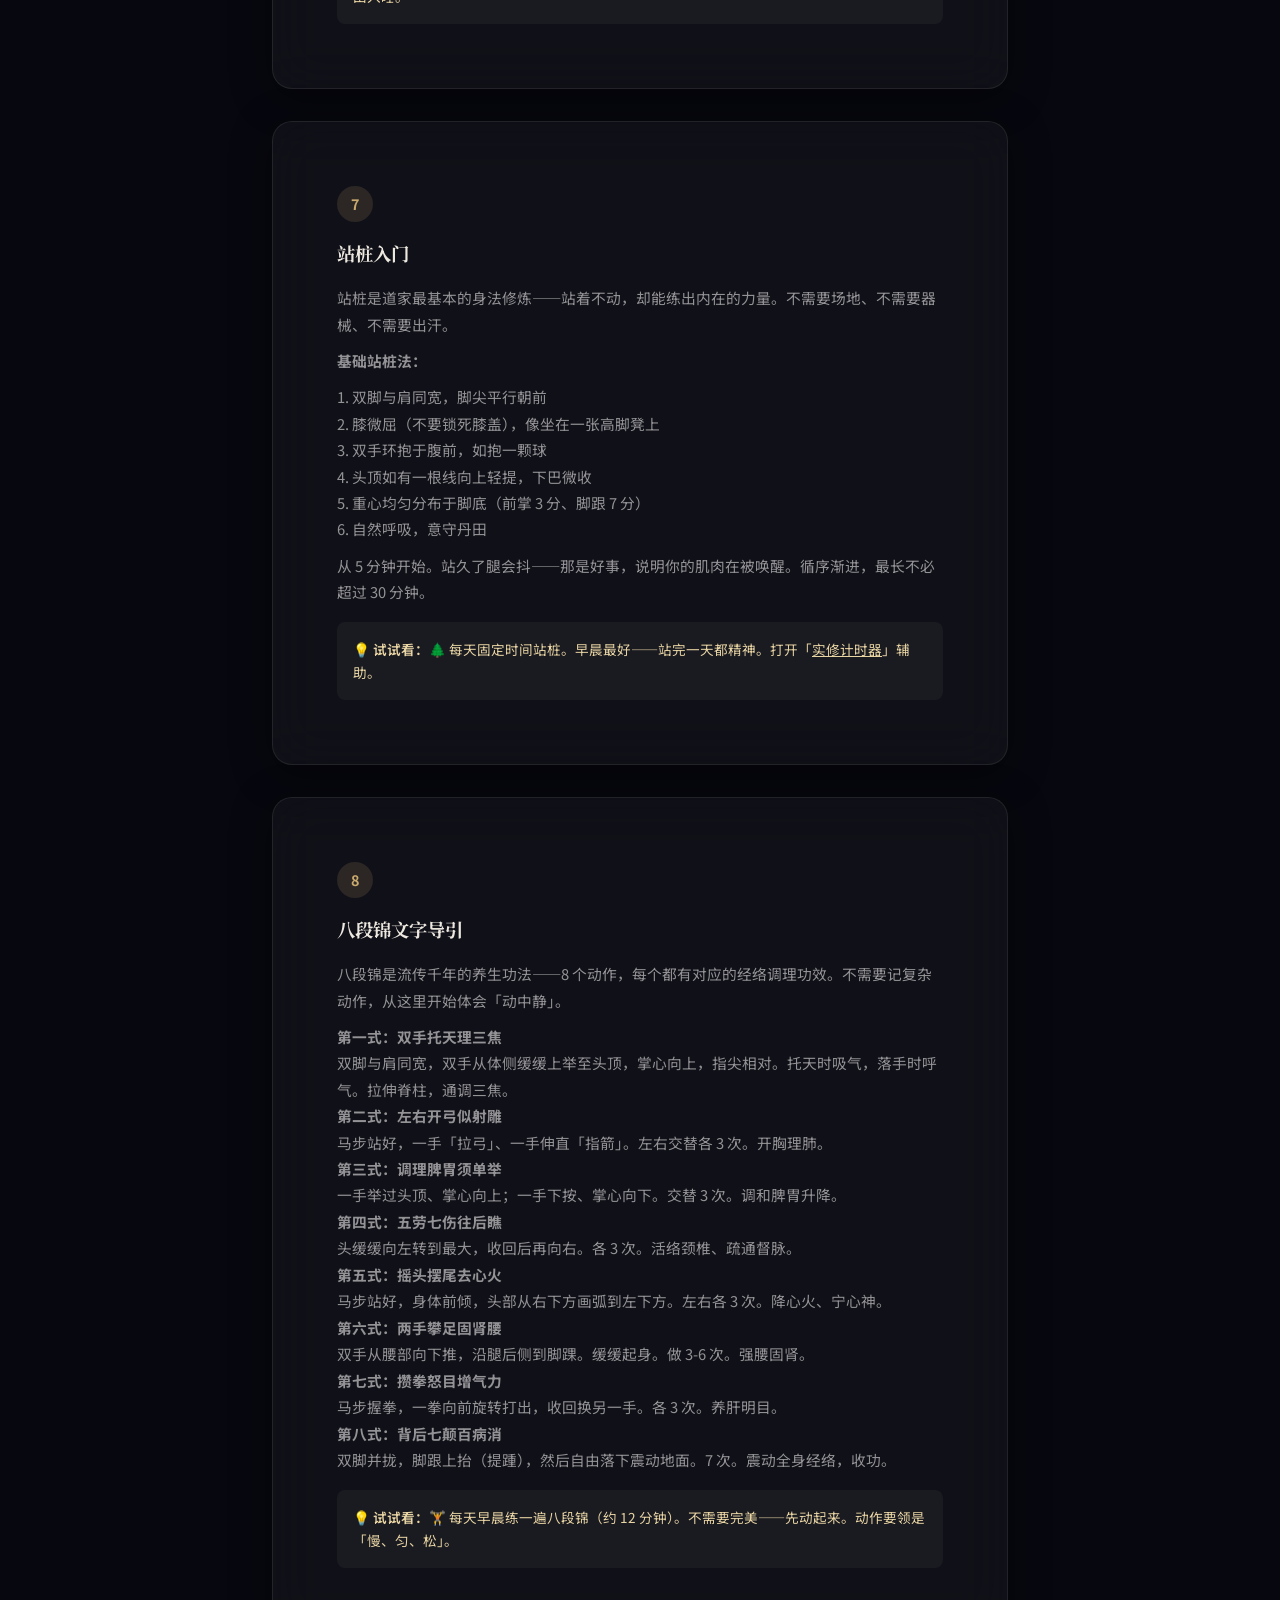
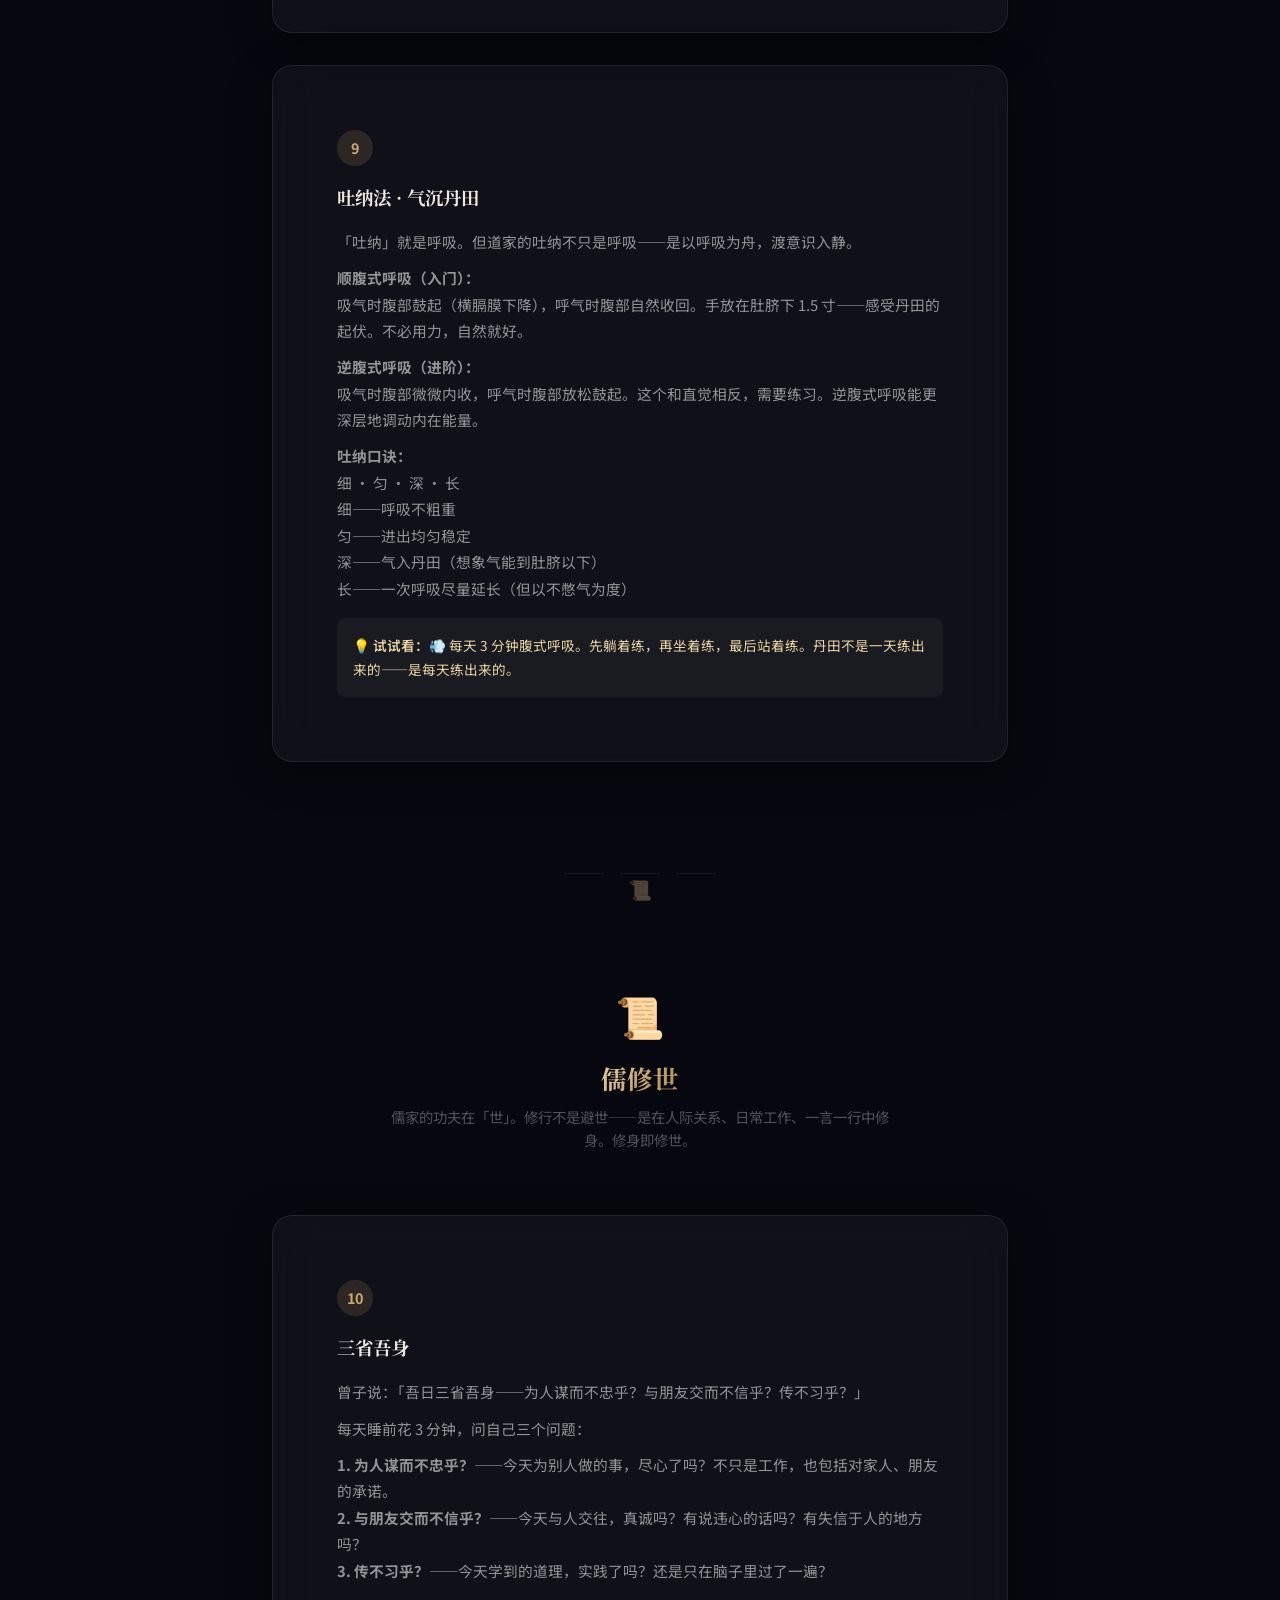
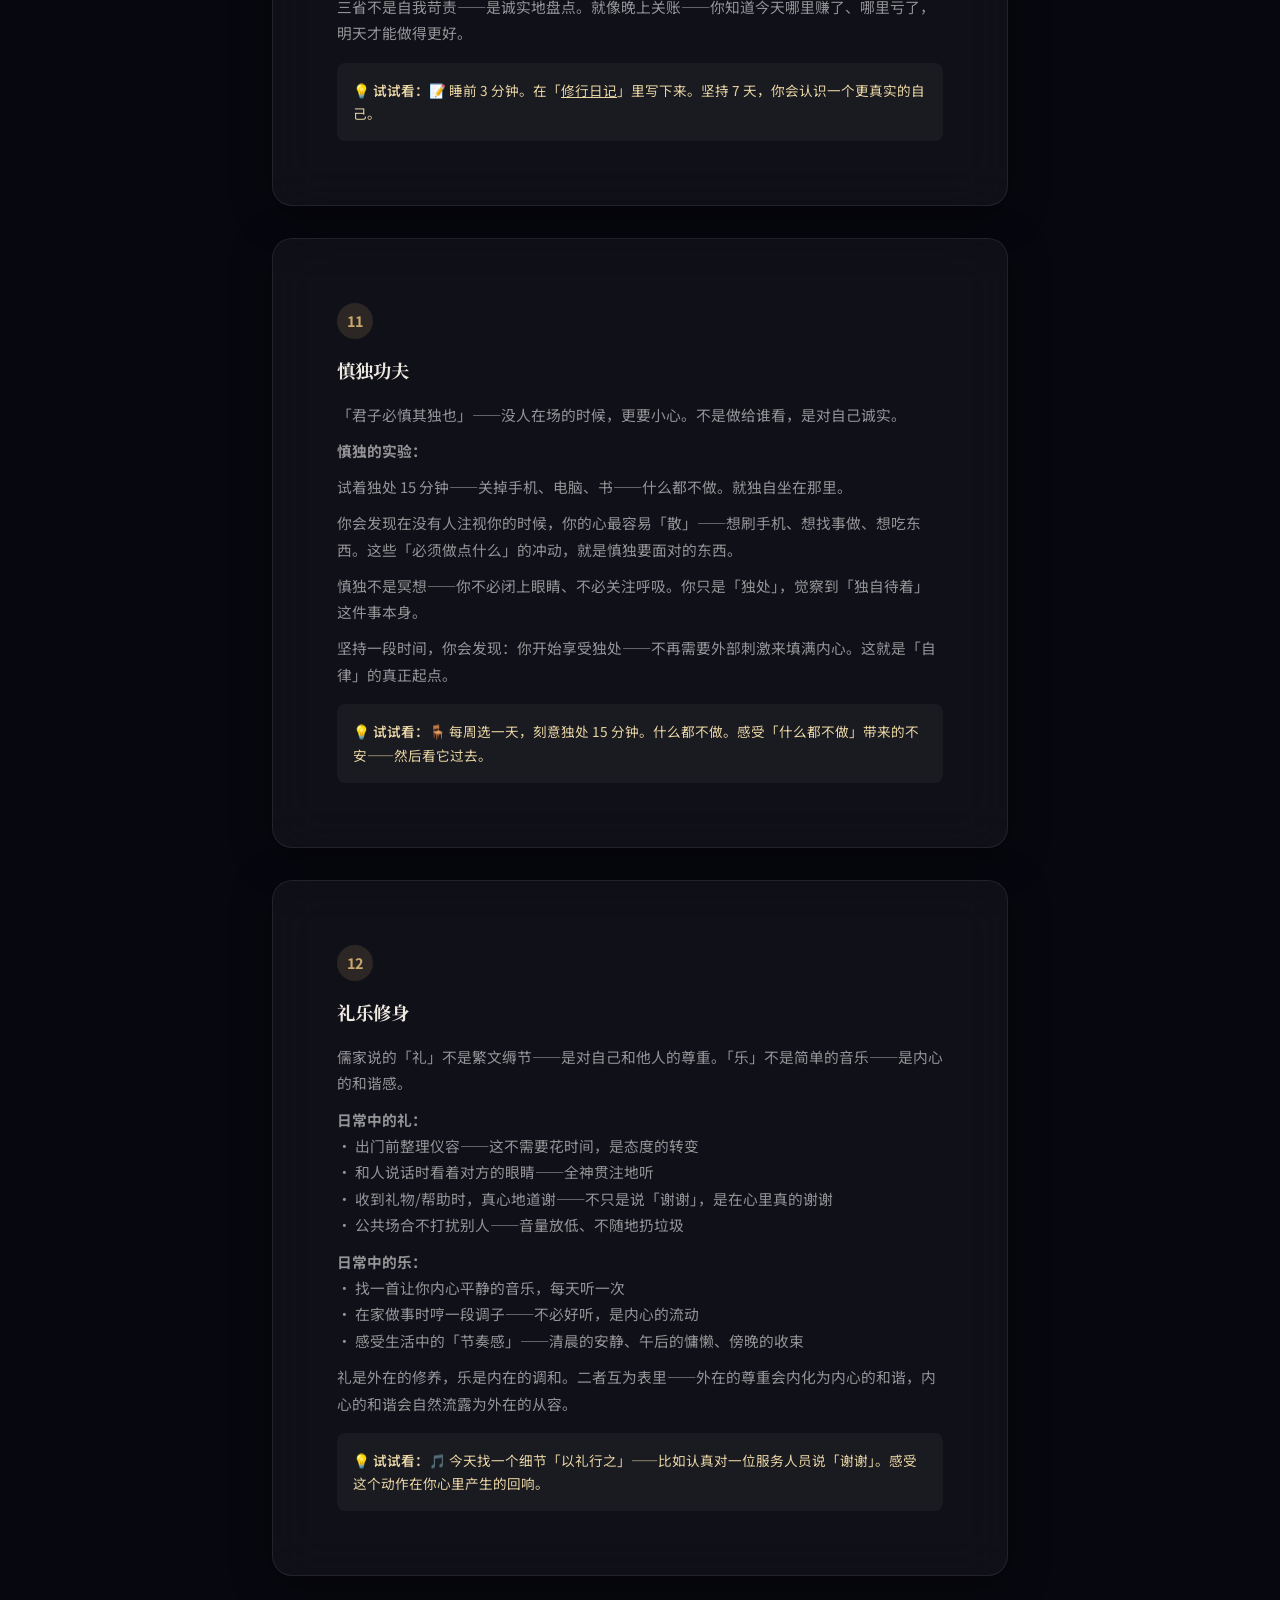
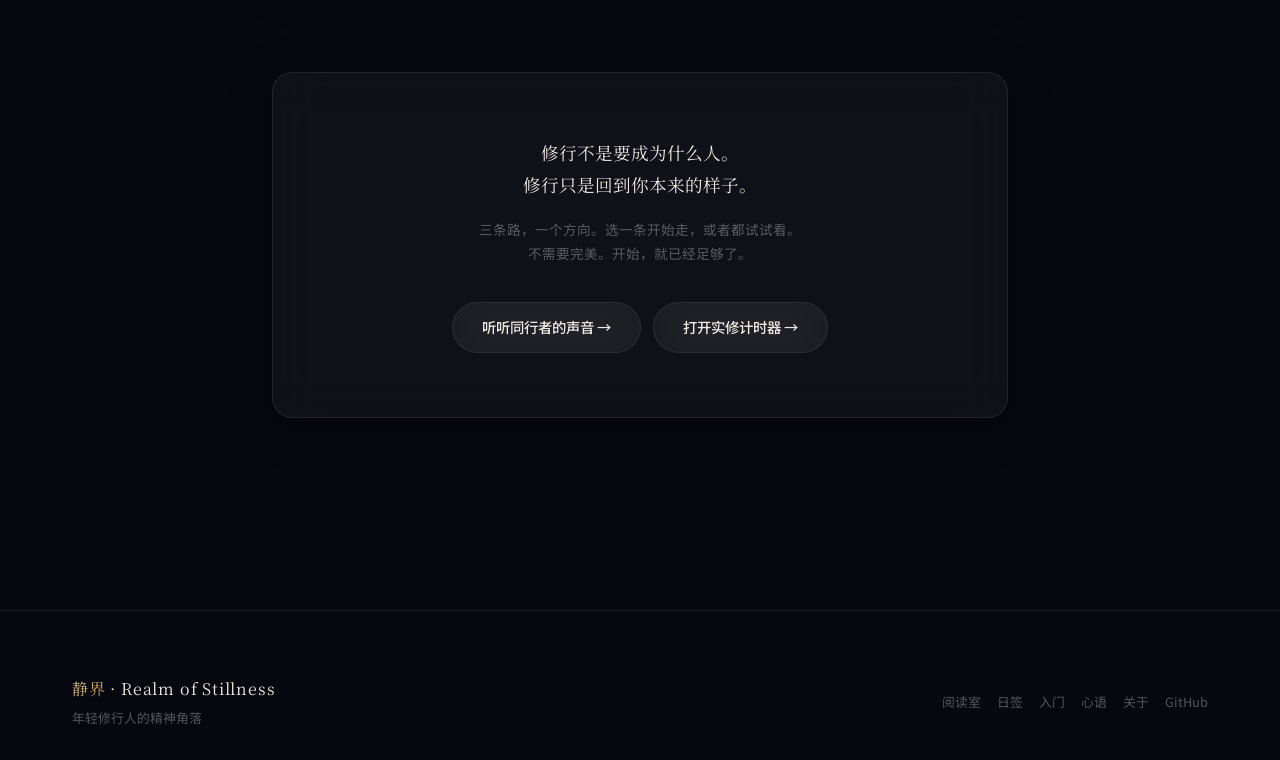
<file: rumen.html>
<!DOCTYPE html>
<html lang="zh-CN">
<head>
  <meta charset="UTF-8">
  <meta name="viewport" content="width=device-width, initial-scale=1.0">
  <title>入门 · 静界</title>
  <meta name="description" content="静界入门 — 佛修心 · 道修身 · 儒修世。三教修行框架，给每一个想要开始的人。">
  <link rel="preconnect" href="https://fonts.googleapis.com">
  <link rel="preconnect" href="https://fonts.gstatic.com" crossorigin>
  <link rel="preload" as="style" href="https://fonts.googleapis.com/css2?family=Noto+Serif+SC:wght@400;600;700&family=Noto+Sans+SC:wght@300;400;500;700&family=Inter:wght@300;400;500;600&display=swap">
  <meta property="og:title" content="从零开始 · 静界入门">
  <meta property="og:description" content="佛修心 · 道修身 · 儒修世。三条路，一个方向——回到你本来的样子。">
  <meta property="og:url" content="https://1332505739.github.io/jingjie/rumen">
  <meta property="og:type" content="website">
  <meta property="og:site_name" content="静界">
  <meta name="twitter:card" content="summary_large_image">
  <meta name="twitter:title" content="从零开始 · 静界入门">
  <meta name="twitter:description" content="佛修心 · 道修身 · 儒修世。三条路，一个方向。">
  <link rel="manifest" href="manifest.json">
  <meta name="theme-color" content="#d4af37">
  <link rel="canonical" href="https://1332505739.github.io/jingjie/rumen">
  <link rel="stylesheet" href="css/style.css">
  <link rel="icon" href="data:image/svg+xml,<svg xmlns='http://www.w3.org/2000/svg' viewBox='0 0 100 100'><text y='.9em' font-size='90'>☽</text></svg>">
  <style>
    .school-section { margin-bottom:var(--space-xl); }
    .school-header { text-align:center; margin-bottom:var(--space-lg); }
    .school-icon { font-size:2.5rem; margin-bottom:var(--space-xs); }
    .school-title { font-family:'Noto Serif SC',serif; font-size:1.6rem; margin-bottom:.3rem; }
    .school-subtitle { color:var(--text-tertiary); font-size:.9rem; max-width:500px; margin:0 auto; line-height:1.6; }
    .guide-card { padding:var(--space-lg) var(--space-md); border-radius:var(--radius-lg); margin-bottom:var(--space-md); }
    .guide-number { display:inline-flex; align-items:center; justify-content:center; width:32px; height:32px; border-radius:50%; background:var(--gold); color:#1a1a2e; font-weight:700; font-size:.85rem; margin-bottom:var(--space-sm); }
    .guide-card h3 { font-family:'Noto Serif SC',serif; font-size:1.15rem; margin-bottom:var(--space-sm); color:var(--text-primary); }
    .guide-card p { color:var(--text-secondary); line-height:1.8; margin-bottom:.6rem; font-size:.92rem; }
    .guide-tip { margin-top:var(--space-sm); padding:var(--space-sm); border-radius:var(--radius-sm); background:rgba(212,175,55,.08); border-left:2px solid var(--gold); font-size:.85rem; color:var(--gold); line-height:1.6; }
    .section-divider { text-align:center; margin:var(--space-xl) 0; }
    .section-divider span { display:inline-block; width:40px; height:1px; background:var(--glass-border); vertical-align:middle; }
    .section-divider .icon { margin:0 1rem; font-size:1.2rem; color:var(--text-tertiary); }
    .meridian-table { width:100%; margin-top:var(--space-sm); border-collapse:collapse; }
    .meridian-table th { padding:.5rem; text-align:left; font-size:.85rem; color:var(--accent); }
    .meridian-table td { padding:.4rem .5rem; font-size:.85rem; color:var(--text-secondary); }
    .meridian-table tr { border-bottom:1px solid var(--glass-border); }
    .placeholder-card { text-align:center; padding:var(--space-lg); border:1px dashed var(--glass-border); border-radius:var(--radius-lg); opacity:.7; }
    .placeholder-card .icon { font-size:2rem; margin-bottom:.5rem; }
    .placeholder-card h3 { font-size:1rem; color:var(--text-secondary); }
    .placeholder-card p { font-size:.85rem; color:var(--text-tertiary); margin-top:.3rem; }
    @media (min-width:768px) { .guide-card { padding:var(--space-lg); } }
  </style>
</head>
<body>

  <div class="background-canvas">
    <div class="orb"></div><div class="orb"></div><div class="orb"></div><div class="orb"></div>
  </div>

  <nav class="navbar" id="navbar">
    <div class="navbar-inner">
      <a href="index.html" class="navbar-logo">
        <span class="logo-icon">☽</span>
        <span class="gold-text">静界</span>
      </a>
      <button class="theme-toggle" id="themeToggle" aria-label="切换主题" title="切换亮色/暗色">☀</button>
      <button class="menu-toggle" id="menuToggle" aria-label="菜单">
        <span></span><span></span><span></span>
      </button>
      <ul class="navbar-links" id="navLinks">
        <li><a href="index.html">首页</a></li>
        <li><a href="yuedu.html">阅读室</a></li>
        <li><a href="riqian.html">日签</a></li>
        <li><a href="timer.html">实修</a></li>
        <li><a href="rumen.html" class="active">入门</a></li>
        <li><a href="experience.html">心语</a></li>
      </ul>
    </div>
  </nav>

  <!-- Page Header -->
  <section class="page-header">
    <div class="container">
      <div class="hero-badge" style="display:inline-block;margin-bottom:1rem;">✦ 入门</div>
      <h1 class="section-title">
        <span class="chinese-title gold-text">从零开始</span>
      </h1>
      <p class="section-subtitle" style="margin:1rem auto 0;">
        佛修心 · 道修身 · 儒修世<br>
        三条路，一个方向——回到你本来的样子。
      </p>
    </div>
  </section>

  <section style="padding-top:0;">
    <div class="container" style="max-width:800px;">

      <!-- ============ ☸ 佛家：修心 ============ -->
      <div class="school-section">
        <div class="school-header">
          <div class="school-icon">☸</div>
          <h2 class="school-title"><span class="gold-text">佛修心</span></h2>
          <p class="school-subtitle">佛家的核心在「心」。不是拜佛求保佑，是向内观照——看清心的运作规律，从烦恼中解脱。</p>
        </div>

        <div class="glass guide-card fade-in">
          <div class="guide-number">1</div>
          <h3>静坐 · 安住当下</h3>
          <p>找一个安静的地方坐下。椅子上、床上、地板上都可以。不需要盘腿，舒服最重要。背可以微微挺直，但不用刻意用力。</p>
          <p>闭上眼睛。感受身体接触椅子/地面的感觉。重量、温度、质地。这是在把你的注意力从「脑子里」拉回「身体里」。</p>
          <p>然后自然地呼吸。不用控制呼吸的节奏，只是「看着」它——像在河岸边看水流一样。吸气时，知道自己在吸气。呼气时，知道自己在呼气。</p>
          <p>你会发现杂念一个接一个冒出来。这很正常，你不是在失败。只要发现了，就轻轻把注意力带回呼吸。一次又一次。就像训练小狗——温柔而坚定。</p>
          <p>从<strong>5分钟</strong>开始就够了。每天一次。5分钟之后可以慢慢延长。不要追求「空」，那只会让你更紧张。静坐的目的不是消除念头，是学会和念头和平共处。</p>
          <div class="guide-tip">🕐 今天睡前，关掉手机，坐5分钟。就5分钟。或打开「<a href="timer.html" style="color:var(--gold);">实修计时器</a>」辅助。</div>
        </div>

        <div class="glass guide-card fade-in fade-in-delay-1">
          <div class="guide-number">2</div>
          <h3>呼吸 · 身体的门铃</h3>
          <p>呼吸是唯一你能主观控制、但又会自动进行的身体功能。它是连接意识与无意识的桥梁。</p>
          <p>当你焦虑时，呼吸会变短变浅。当你放松时，呼吸自然变深变长。<strong>反过来也成立</strong>：你可以通过调整呼吸来调整情绪。</p>
          <p>一个简单的呼吸法：<strong>4-4-4-4 方框呼吸</strong></p>
          <p>· 吸气 4 秒 → 屏息 4 秒 → 呼气 4 秒 → 屏息 4 秒<br>循环 3-5 次。在任何场合都可以用——开会前、考试前、睡前。</p>
          <p>另一个练习：<strong>腹式呼吸</strong>。躺下来，一只手放在胸口，一只手放在腹部。吸气时让腹部鼓起来（胸口尽量不动），呼气时腹部自然回落。这是婴儿天生就会的呼吸方式。</p>
          <div class="guide-tip">🫁 下次感到紧张时，做一个 4-4-4-4 循环。感受身体的变化。</div>
        </div>

        <div class="glass guide-card fade-in fade-in-delay-2">
          <div class="guide-number">3</div>
          <h3>正念 · 生活中的修行</h3>
          <p>正念（Mindfulness）说穿了就是一句话：<strong>知道自己在做什么</strong>。</p>
          <p>吃饭的时候，知道自己在吃饭——而不是刷手机。走路的时候，感受脚底和地面的接触。洗碗的时候，感受温水和洗洁精在手上的触感。</p>
          <p>这不是什么高深的修行——这就是「活在当下」的技术实现。核心是<strong>「走神了，然后回来」</strong>的那个动作。每一次回来，都是大脑的一次正念练习。</p>
          <p>建议从<strong>一件日常小事</strong>开始：选一个每天都会做的事情（比如刷牙、泡茶），这一周每次做的时候刻意放慢，全程保持觉知。</p>
          <div class="guide-tip">🪥 本周每天选一件事（刷牙、泡茶、散步），用慢速+觉知的方式完成。</div>
        </div>
      </div>

      <!-- ============ ☯ 分隔 ============ -->
      <div class="section-divider"><span></span><span class="icon">☯</span><span></span></div>

      <!-- ============ ☯ 道家：修身 ============ -->
      <div class="school-section">
        <div class="school-header">
          <div class="school-icon">☯</div>
          <h2 class="school-title"><span class="gold-text">道修身</span></h2>
          <p class="school-subtitle">道家的根基在「身」。身体是修道的炉鼎——身不安，无以修心。从站桩、吐纳、经络入手。</p>
        </div>

        <div class="glass guide-card fade-in">
          <div class="guide-number">4</div>
          <h3>任督二脉 · 小周天</h3>
          <p><strong>任脉</strong>走身体前正中线，从会阴沿腹部、胸部到下颌。属阴，统管全身阴经，称为「阴脉之海」。</p>
          <p><strong>督脉</strong>走身体后正中线，从会阴沿脊柱、后颈、头顶到上唇。属阳，统管全身阳经，称为「阳脉之海」。</p>
          <p>两条脉在口唇处通过舌抵上腭相接，形成一个完整的环路——这就是<strong>「小周天」</strong>。</p>
          <p>练小周天的方法：静坐时舌抵上腭（搭鹊桥），意守丹田。吸气时想象气从督脉上升到头顶，呼气时从任脉下降到丹田。循环往复。</p>
          <div class="guide-tip">🧘 静坐时舌抵上腭，感受口腔中津液自然分泌——这就是「玉液还丹」的初级体验。</div>
        </div>

        <div class="glass guide-card fade-in fade-in-delay-1">
          <div class="guide-number">5</div>
          <h3>奇经八脉 · 人体能量网络</h3>
          <p>人体有十二正经（对应五脏六腑）和<strong>奇经八脉</strong>。奇经八脉就像身体的「水库」——十二正经是河流，奇经八脉是湖泊，丰水期蓄水、枯水期放水。</p>
          <table class="meridian-table">
            <thead>
              <tr><th>经脉</th><th>位置</th><th>功能</th></tr>
            </thead>
            <tbody>
              <tr><td><strong>任脉</strong></td><td>前正中线</td><td>阴脉之海，主胞胎</td></tr>
              <tr><td><strong>督脉</strong></td><td>后正中线</td><td>阳脉之海，主脑髓</td></tr>
              <tr><td><strong>冲脉</strong></td><td>腹胸之内</td><td>十二经之海，主生殖</td></tr>
              <tr><td><strong>带脉</strong></td><td>腰腹一周</td><td>约束诸经，如束带然</td></tr>
              <tr><td><strong>阳跷脉</strong></td><td>下肢外侧</td><td>主肢体运动，司眼睑开合</td></tr>
              <tr><td><strong>阴跷脉</strong></td><td>下肢内侧</td><td>主下肢运动</td></tr>
              <tr><td><strong>阳维脉</strong></td><td>下肢外侧→肩</td><td>维系诸阳经</td></tr>
              <tr><td><strong>阴维脉</strong></td><td>下肢内侧→喉</td><td>维系诸阴经</td></tr>
            </tbody>
          </table>
        </div>

        <div class="glass guide-card fade-in fade-in-delay-2">
          <div class="guide-number">6</div>
          <h3>实用穴位 · 修行人的随身药箱</h3>
          <p>穴位不需要背几百个。掌握下面这 6 个，就够日常修行用了——</p>
          <div style="display:grid;grid-template-columns:repeat(auto-fill,minmax(220px,1fr));gap:var(--space-sm);margin-top:var(--space-sm);">
            <div class="glass" style="padding:var(--space-sm);border-radius:var(--radius-md);">
              <div style="font-weight:600;color:var(--accent);margin-bottom:0.2rem;">🧘 丹田（气海）</div>
              <div style="font-size:0.78rem;color:var(--text-tertiary);margin-bottom:0.3rem;">任脉 · 脐下 1.5 寸</div>
              <div style="font-size:0.82rem;color:var(--text-secondary);line-height:1.6;">全身气之根本。意守丹田是所有静坐的基础。</div>
            </div>
            <div class="glass" style="padding:var(--space-sm);border-radius:var(--radius-md);">
              <div style="font-weight:600;color:var(--accent);margin-bottom:0.2rem;">👑 百会</div>
              <div style="font-size:0.78rem;color:var(--text-tertiary);margin-bottom:0.3rem;">督脉 · 头顶正中</div>
              <div style="font-size:0.82rem;color:var(--text-secondary);line-height:1.6;">诸阳之会。轻轻拍打百会提神醒脑，意念贯顶。</div>
            </div>
            <div class="glass" style="padding:var(--space-sm);border-radius:var(--radius-md);">
              <div style="font-weight:600;color:var(--accent);margin-bottom:0.2rem;">🔥 命门</div>
              <div style="font-size:0.78rem;color:var(--text-tertiary);margin-bottom:0.3rem;">督脉 · 第二腰椎下</div>
              <div style="font-size:0.82rem;color:var(--text-secondary);line-height:1.6;">生命之门。腰酸、精力不足时温灸命门。</div>
            </div>
            <div class="glass" style="padding:var(--space-sm);border-radius:var(--radius-md);">
              <div style="font-weight:600;color:var(--accent);margin-bottom:0.2rem;">✋ 劳宫</div>
              <div style="font-size:0.78rem;color:var(--text-tertiary);margin-bottom:0.3rem;">心包经 · 掌心</div>
              <div style="font-size:0.82rem;color:var(--text-secondary);line-height:1.6;">握拳时中指指尖所对处。静坐时双掌相对，劳宫相照。</div>
            </div>
            <div class="glass" style="padding:var(--space-sm);border-radius:var(--radius-md);">
              <div style="font-weight:600;color:var(--accent);margin-bottom:0.2rem;">🦶 涌泉</div>
              <div style="font-size:0.78rem;color:var(--text-tertiary);margin-bottom:0.3rem;">肾经 · 脚底前 1/3 处</div>
              <div style="font-size:0.82rem;color:var(--text-secondary);line-height:1.6;">肾经起点。睡前搓热涌泉，引火归元，助眠安神。</div>
            </div>
            <div class="glass" style="padding:var(--space-sm);border-radius:var(--radius-md);">
              <div style="font-weight:600;color:var(--accent);margin-bottom:0.2rem;">💓 膻中</div>
              <div style="font-size:0.78rem;color:var(--text-tertiary);margin-bottom:0.3rem;">任脉 · 两乳之间</div>
              <div style="font-size:0.82rem;color:var(--text-secondary);line-height:1.6;">气会膻中。胸闷、情绪低落时轻揉膻中，开胸顺气。</div>
            </div>
          </div>
          <div class="guide-tip" style="margin-top:var(--space-sm);">🌙 睡前 5 分钟：搓热双手劳宫 → 敷在双眼上（熨目）→ 搓热脚底涌泉 → 意守丹田入睡。</div>
        </div>

        <!-- 道家功法 -->
        <div class="glass guide-card fade-in">
          <div class="guide-number">7</div>
          <h3>站桩入门</h3>
          <p>站桩是道家最基本的身法修炼——站着不动，却能练出内在的力量。不需要场地、不需要器械、不需要出汗。</p>
          <p><strong>基础站桩法：</strong></p>
          <p>1. 双脚与肩同宽，脚尖平行朝前<br>
          2. 膝微屈（不要锁死膝盖），像坐在一张高脚凳上<br>
          3. 双手环抱于腹前，如抱一颗球<br>
          4. 头顶如有一根线向上轻提，下巴微收<br>
          5. 重心均匀分布于脚底（前掌 3 分、脚跟 7 分）<br>
          6. 自然呼吸，意守丹田</p>
          <p>从 5 分钟开始。站久了腿会抖——那是好事，说明你的肌肉在被唤醒。循序渐进，最长不必超过 30 分钟。</p>
          <div class="guide-tip">🌲 每天固定时间站桩。早晨最好——站完一天都精神。打开「<a href="timer.html" style="color:var(--gold);">实修计时器</a>」辅助。</div>
        </div>

        <div class="glass guide-card fade-in fade-in-delay-1">
          <div class="guide-number">8</div>
          <h3>八段锦文字导引</h3>
          <p>八段锦是流传千年的养生功法——8 个动作，每个都有对应的经络调理功效。不需要记复杂动作，从这里开始体会「动中静」。</p>
          <p><strong>第一式：双手托天理三焦</strong><br>双脚与肩同宽，双手从体侧缓缓上举至头顶，掌心向上，指尖相对。托天时吸气，落手时呼气。拉伸脊柱，通调三焦。<br>
          <strong>第二式：左右开弓似射雕</strong><br>马步站好，一手「拉弓」、一手伸直「指箭」。左右交替各 3 次。开胸理肺。<br>
          <strong>第三式：调理脾胃须单举</strong><br>一手举过头顶、掌心向上；一手下按、掌心向下。交替 3 次。调和脾胃升降。<br>
          <strong>第四式：五劳七伤往后瞧</strong><br>头缓缓向左转到最大，收回后再向右。各 3 次。活络颈椎、疏通督脉。<br>
          <strong>第五式：摇头摆尾去心火</strong><br>马步站好，身体前倾，头部从右下方画弧到左下方。左右各 3 次。降心火、宁心神。<br>
          <strong>第六式：两手攀足固肾腰</strong><br>双手从腰部向下推，沿腿后侧到脚踝。缓缓起身。做 3-6 次。强腰固肾。<br>
          <strong>第七式：攒拳怒目增气力</strong><br>马步握拳，一拳向前旋转打出，收回换另一手。各 3 次。养肝明目。<br>
          <strong>第八式：背后七颠百病消</strong><br>双脚并拢，脚跟上抬（提踵），然后自由落下震动地面。7 次。震动全身经络，收功。</p>
          <div class="guide-tip">🏋️ 每天早晨练一遍八段锦（约 12 分钟）。不需要完美——先动起来。动作要领是「慢、匀、松」。</div>
        </div>

        <div class="glass guide-card fade-in fade-in-delay-2">
          <div class="guide-number">9</div>
          <h3>吐纳法 · 气沉丹田</h3>
          <p>「吐纳」就是呼吸。但道家的吐纳不只是呼吸——是以呼吸为舟，渡意识入静。</p>
          <p><strong>顺腹式呼吸（入门）：</strong><br>
          吸气时腹部鼓起（横膈膜下降），呼气时腹部自然收回。手放在肚脐下 1.5 寸——感受丹田的起伏。不必用力，自然就好。</p>
          <p><strong>逆腹式呼吸（进阶）：</strong><br>
          吸气时腹部微微内收，呼气时腹部放松鼓起。这个和直觉相反，需要练习。逆腹式呼吸能更深层地调动内在能量。</p>
          <p><strong>吐纳口诀：</strong><br>
          细 · 匀 · 深 · 长<br>
          细——呼吸不粗重<br>
          匀——进出均匀稳定<br>
          深——气入丹田（想象气能到肚脐以下）<br>
          长——一次呼吸尽量延长（但以不憋气为度）</p>
          <div class="guide-tip">💨 每天 3 分钟腹式呼吸。先躺着练，再坐着练，最后站着练。丹田不是一天练出来的——是每天练出来的。</div>
        </div>
      </div>

      <!-- ============ 📜 分隔 ============ -->
      <div class="section-divider"><span></span><span class="icon">📜</span><span></span></div>

      <!-- ============ 📜 儒家：修世 ============ -->
      <div class="school-section">
        <div class="school-header">
          <div class="school-icon">📜</div>
          <h2 class="school-title"><span class="gold-text">儒修世</span></h2>
          <p class="school-subtitle">儒家的功夫在「世」。修行不是避世——是在人际关系、日常工作、一言一行中修身。修身即修世。</p>
        </div>

        <!-- 儒家世法 -->
        <div class="glass guide-card fade-in">
          <div class="guide-number">10</div>
          <h3>三省吾身</h3>
          <p>曾子说：「吾日三省吾身——为人谋而不忠乎？与朋友交而不信乎？传不习乎？」</p>
          <p>每天睡前花 3 分钟，问自己三个问题：</p>
          <p><strong>1. 为人谋而不忠乎？</strong>——今天为别人做的事，尽心了吗？不只是工作，也包括对家人、朋友的承诺。<br>
          <strong>2. 与朋友交而不信乎？</strong>——今天与人交往，真诚吗？有说违心的话吗？有失信于人的地方吗？<br>
          <strong>3. 传不习乎？</strong>——今天学到的道理，实践了吗？还是只在脑子里过了一遍？</p>
          <p>三省不是自我苛责——是诚实地盘点。就像晚上关账——你知道今天哪里赚了、哪里亏了，明天才能做得更好。</p>
          <div class="guide-tip">📝 睡前 3 分钟。在「<a href="diary.html" style="color:var(--gold);">修行日记</a>」里写下来。坚持 7 天，你会认识一个更真实的自己。</div>
        </div>

        <div class="glass guide-card fade-in fade-in-delay-1">
          <div class="guide-number">11</div>
          <h3>慎独功夫</h3>
          <p>「君子必慎其独也」——没人在场的时候，更要小心。不是做给谁看，是对自己诚实。</p>
          <p><strong>慎独的实验：</strong></p>
          <p>试着独处 15 分钟——关掉手机、电脑、书——什么都不做。就独自坐在那里。</p>
          <p>你会发现在没有人注视你的时候，你的心最容易「散」——想刷手机、想找事做、想吃东西。这些「必须做点什么」的冲动，就是慎独要面对的东西。</p>
          <p>慎独不是冥想——你不必闭上眼睛、不必关注呼吸。你只是「独处」，觉察到「独自待着」这件事本身。</p>
          <p>坚持一段时间，你会发现：你开始享受独处——不再需要外部刺激来填满内心。这就是「自律」的真正起点。</p>
          <div class="guide-tip">🪑 每周选一天，刻意独处 15 分钟。什么都不做。感受「什么都不做」带来的不安——然后看它过去。</div>
        </div>

        <div class="glass guide-card fade-in fade-in-delay-2">
          <div class="guide-number">12</div>
          <h3>礼乐修身</h3>
          <p>儒家说的「礼」不是繁文缛节——是对自己和他人的尊重。「乐」不是简单的音乐——是内心的和谐感。</p>
          <p><strong>日常中的礼：</strong><br>
          · 出门前整理仪容——这不需要花时间，是态度的转变<br>
          · 和人说话时看着对方的眼睛——全神贯注地听<br>
          · 收到礼物/帮助时，真心地道谢——不只是说「谢谢」，是在心里真的谢谢<br>
          · 公共场合不打扰别人——音量放低、不随地扔垃圾</p>
          <p><strong>日常中的乐：</strong><br>
          · 找一首让你内心平静的音乐，每天听一次<br>
          · 在家做事时哼一段调子——不必好听，是内心的流动<br>
          · 感受生活中的「节奏感」——清晨的安静、午后的慵懒、傍晚的收束</p>
          <p>礼是外在的修养，乐是内在的调和。二者互为表里——外在的尊重会内化为内心的和谐，内心的和谐会自然流露为外在的从容。</p>
          <div class="guide-tip">🎵 今天找一个细节「以礼行之」——比如认真对一位服务人员说「谢谢」。感受这个动作在你心里产生的回响。</div>
        </div>
      </div>

      <!-- ============ 结语 ============ -->
      <div class="glass guide-card fade-in fade-in-delay-3" style="text-align:center;padding:var(--space-lg) var(--space-md);">
        <p style="font-family:'Noto Serif SC',serif;font-size:1.1rem;color:var(--text-primary);margin-bottom:var(--space-sm);">
          修行不是要成为什么人。<br>修行只是回到你本来的样子。
        </p>
        <p style="font-size:0.85rem;color:var(--text-tertiary);">
          三条路，一个方向。选一条开始走，或者都试试看。<br>不需要完美。开始，就已经足够了。
        </p>
        <br>
        <a href="experience.html" class="btn btn-glass">听听同行者的声音 →</a>
        <a href="timer.html" class="btn btn-glass" style="margin-left:.5rem;">打开实修计时器 →</a>
      </div>

    </div>
  </section>

  <footer class="footer">
    <div class="container">
      <div class="footer-inner">
        <div>
          <div class="footer-brand"><span class="gold-text">静界</span> · Realm of Stillness</div>
          <div class="footer-text" style="margin-top:0.3rem;">年轻修行人的精神角落</div>
        </div>
        <div class="footer-links">
          <a href="yuedu.html">阅读室</a>
          <a href="riqian.html">日签</a>
          <a href="timer.html">实修</a>
          <a href="rumen.html">入门</a>
          <a href="experience.html">心语</a>
          <a href="about.html">关于</a>
          <a href="https://github.com/1332505739/jingjie" target="_blank">GitHub</a>
        </div>
      </div>
    </div>
  </footer>

  <script src="js/main.js"></script>
</body>
</html>
</file>
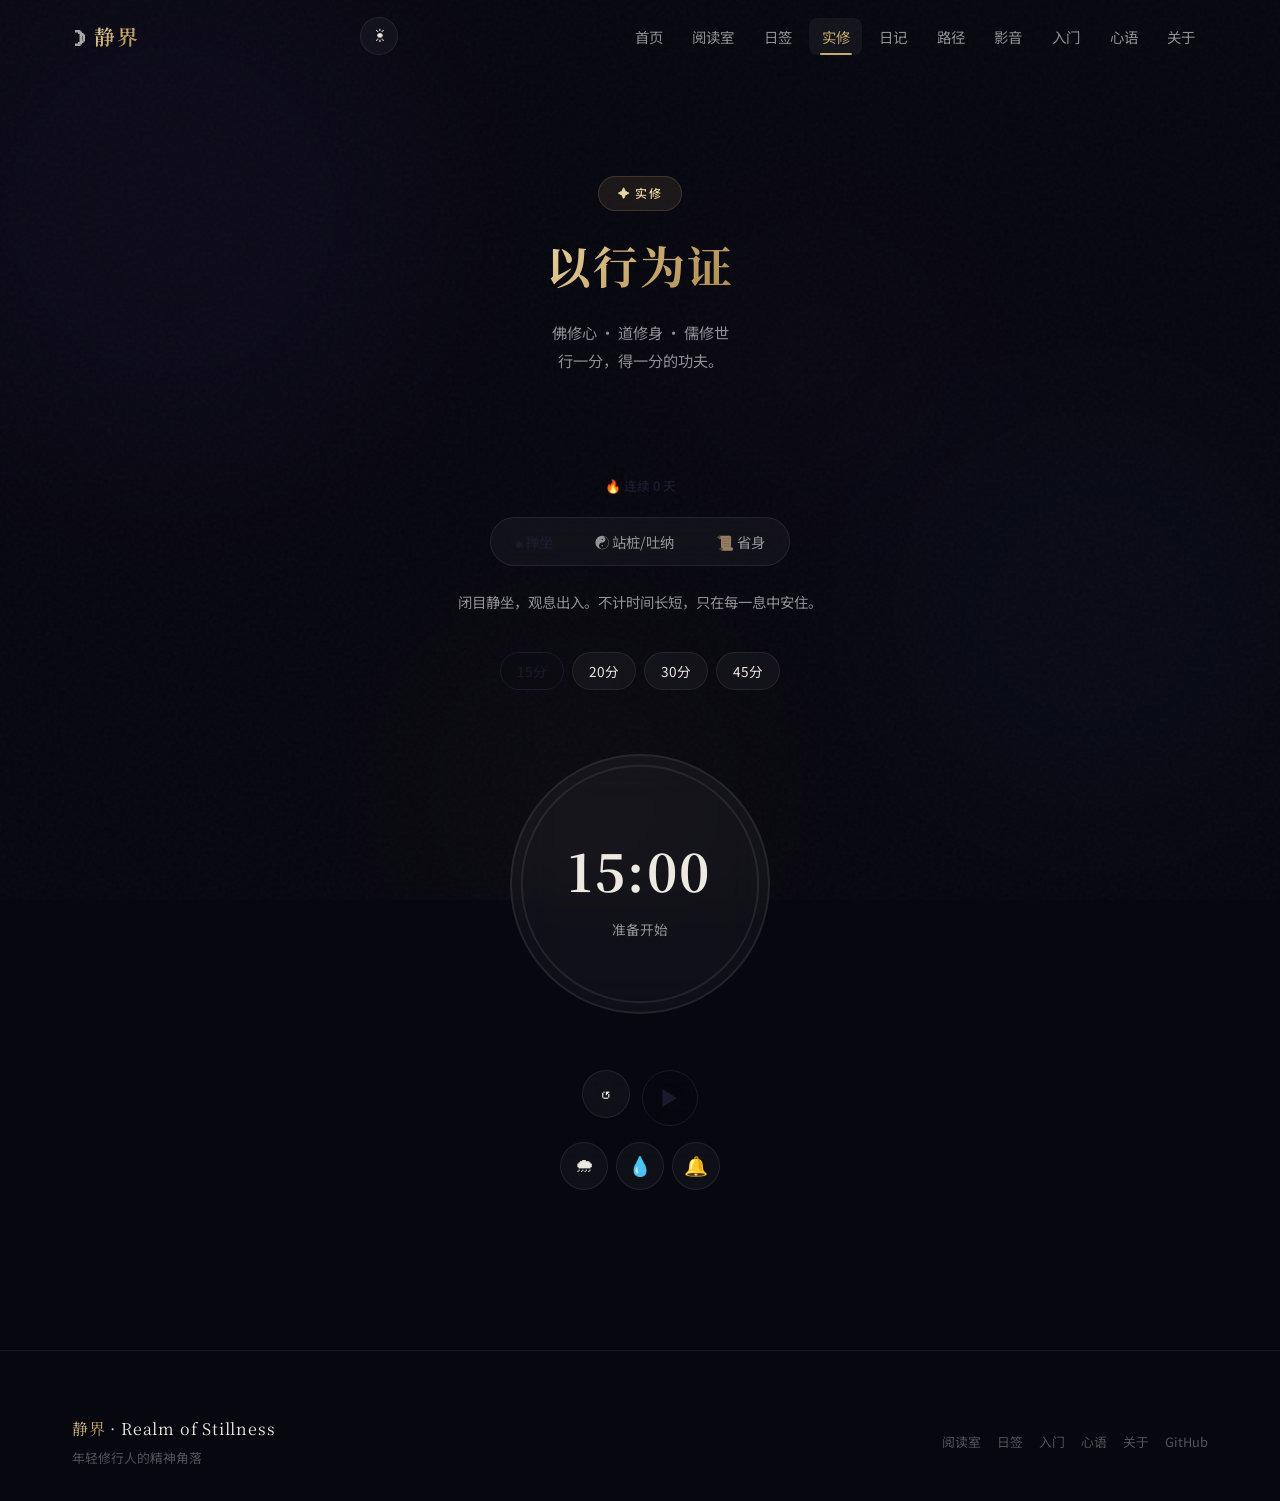
<file: timer.html>
<!DOCTYPE html>
<html lang="zh-CN">
<head>
  <meta charset="UTF-8">
  <meta name="viewport" content="width=device-width, initial-scale=1.0">
  <title>实修 · 静界</title>
  <meta name="description" content="静界实修 — 三教修行计时器。坐禅、站桩、省身，记录每一次修行。">
  <meta property="og:title" content="实修计时 · 静界">
  <meta property="og:description" content="佛修心 · 道修身 · 儒修世。三教实修计时器，记录你的每一次修行。">
  <meta property="og:url" content="https://1332505739.github.io/jingjie/timer">
  <meta property="og:type" content="website">
  <meta property="og:site_name" content="静界">
  <meta name="twitter:card" content="summary_large_image">
  <meta name="twitter:title" content="实修计时 · 静界">
  <meta name="twitter:description" content="佛修心 · 道修身 · 儒修世。三教实修计时器。">
  <link rel="preconnect" href="https://fonts.googleapis.com">
  <link rel="preconnect" href="https://fonts.gstatic.com" crossorigin>
  <link rel="preload" as="style" href="https://fonts.googleapis.com/css2?family=Noto+Serif+SC:wght@400;600;700&family=Noto+Sans+SC:wght@300;400;500;700&family=Inter:wght@300;400;500;600&display=swap">
  <link rel="manifest" href="manifest.json">
  <meta name="theme-color" content="#d4af37">
  <link rel="canonical" href="https://1332505739.github.io/jingjie/timer">
  <link rel="stylesheet" href="css/style.css">
  <link rel="icon" href="data:image/svg+xml,<svg xmlns='http://www.w3.org/2000/svg' viewBox='0 0 100 100'><text y='.9em' font-size='90'>☽</text></svg>">
  <style>
    /* Timer-specific styles */
    .timer-page { display:flex; flex-direction:column; align-items:center; padding-top:2rem; }
    .timer-circle { width:260px; height:260px; border-radius:50%; background:var(--glass-bg); backdrop-filter:blur(24px); -webkit-backdrop-filter:blur(24px); border:2px solid var(--glass-border); display:flex; flex-direction:column; align-items:center; justify-content:center; position:relative; margin:2rem auto; transition:border-color .4s; }
    .timer-circle.running { border-color:var(--gold); box-shadow:0 0 40px rgba(212,175,55,.15); }
    .timer-circle.paused { border-color:var(--text-secondary); }
    .timer-circle.finished { border-color:var(--gold); animation: timer-glow 1.5s ease-in-out infinite; }
    @keyframes timer-glow { 0%,100%{box-shadow:0 0 30px rgba(212,175,55,.1)} 50%{box-shadow:0 0 60px rgba(212,175,55,.25)} }
    .timer-display { font-family:'Noto Serif SC',serif; font-size:3.2rem; font-weight:700; color:var(--gold); letter-spacing:.05em; font-variant-numeric:tabular-nums; }
    .timer-label { font-size:.85rem; color:var(--text-secondary); margin-top:.3rem; }
    .timer-ring { position:absolute; top:0; left:0; width:100%; height:100%; }
    .timer-ring circle { fill:none; stroke:var(--gold); stroke-width:2; stroke-linecap:round; transform:rotate(-90deg); transform-origin:center; transition:stroke-dashoffset .3s linear; }
    .timer-ring .bg { stroke:var(--glass-border); }
    .mode-tabs { display:inline-flex; gap:.25rem; padding:.3rem; border-radius:100px; background:var(--glass-bg); backdrop-filter:blur(12px); border:1px solid var(--glass-border); margin-bottom:1.5rem; }
    .mode-tab { padding:.5rem 1.2rem; border-radius:100px; border:none; background:none; color:var(--text-secondary); font-size:.9rem; cursor:pointer; transition:all .25s; font-family:inherit; white-space:nowrap; }
    .mode-tab.active { background:var(--gold); color:#1a1a2e; font-weight:600; }
    .mode-desc { text-align:center; max-width:400px; margin:0 auto 1rem; color:var(--text-secondary); font-size:.9rem; line-height:1.6; min-height:3.2em; }
    .duration-presets { display:flex; gap:.5rem; flex-wrap:wrap; justify-content:center; margin-bottom:2rem; }
    .duration-btn { padding:.5rem 1rem; border-radius:100px; border:1px solid var(--glass-border); background:var(--glass-bg); backdrop-filter:blur(8px); color:var(--text-primary); cursor:pointer; font-size:.85rem; transition:all .2s; font-family:inherit; }
    .duration-btn:hover { border-color:var(--gold); color:var(--gold); }
    .duration-btn.active { background:var(--gold); color:#1a1a2e; border-color:var(--gold); }
    .timer-controls { display:flex; gap:.75rem; margin-top:1.5rem; }
    .btn-timer { width:48px; height:48px; border-radius:50%; border:1px solid var(--glass-border); background:var(--glass-bg); backdrop-filter:blur(12px); color:var(--text-primary); font-size:1.2rem; cursor:pointer; transition:all .2s; display:flex; align-items:center; justify-content:center; }
    .btn-timer:hover { border-color:var(--gold); color:var(--gold); }
    .btn-timer.primary { background:var(--gold); color:#1a1a2e; border-color:var(--gold); width:56px; height:56px; font-size:1.4rem; }
    .btn-timer.primary:hover { transform:scale(1.05); }
    .session-summary { margin-top:2rem; padding:1.5rem; border-radius:var(--radius-lg); background:var(--glass-bg); backdrop-filter:blur(16px); border:1px solid var(--glass-border); text-align:center; max-width:400px; width:100%; display:none; }
    .session-summary.visible { display:block; }
    .summary-title { color:var(--gold); font-weight:600; margin-bottom:.5rem; }
    .summary-stats { display:flex; justify-content:center; gap:2rem; margin-top:1rem; }
    .summary-stat { text-align:center; }
    .summary-stat-value { font-size:1.5rem; font-weight:700; color:var(--gold); }
    .summary-stat-label { font-size:.75rem; color:var(--text-secondary); margin-top:.2rem; }
    .streak-badge { display:inline-flex; align-items:center; gap:.4rem; padding:.3rem .8rem; border-radius:100px; background:var(--gold); color:#1a1a2e; font-size:.8rem; font-weight:600; margin-bottom:1rem; }
    @media (max-width:600px) {
      .timer-circle { width:220px; height:220px; }
      .timer-display { font-size:2.6rem; }
      .mode-tab { padding:.4rem .8rem; font-size:.8rem; }
    }
  </style>
</head>
<body>

  <div class="background-canvas">
    <div class="orb"></div><div class="orb"></div><div class="orb"></div><div class="orb"></div>
  </div>

  <nav class="navbar" id="navbar">
    <div class="navbar-inner">
      <a href="index.html" class="navbar-logo">
        <span class="logo-icon">☽</span>
        <span class="gold-text">静界</span>
      </a>
      <button class="theme-toggle" id="themeToggle" aria-label="切换主题" title="切换亮色/暗色">☀</button>
      <button class="menu-toggle" id="menuToggle" aria-label="菜单">
        <span></span><span></span><span></span>
      </button>
      <ul class="navbar-links" id="navLinks">
        <li><a href="index.html">首页</a></li>
        <li><a href="yuedu.html">阅读室</a></li>
        <li><a href="riqian.html">日签</a></li>
        <li><a href="timer.html" class="active">实修</a></li>
        <li><a href="rumen.html">入门</a></li>
        <li><a href="experience.html">心语</a></li>
      </ul>
    </div>
  </nav>

  <section class="page-header">
    <div class="container">
      <div class="hero-badge" style="display:inline-block;margin-bottom:1rem;">✦ 实修</div>
      <h1 class="section-title">
        <span class="chinese-title gold-text">以行为证</span>
      </h1>
      <p class="section-subtitle" style="margin:1rem auto 0;">
        佛修心 · 道修身 · 儒修世<br>
        行一分，得一分的功夫。
      </p>
    </div>
  </section>

  <section class="timer-page">
    <div class="container" style="display:flex;flex-direction:column;align-items:center;">

      <!-- Streak badge -->
      <div class="streak-badge" id="streakBadge">🔥 连续 0 天</div>

      <!-- Mode selection -->
      <div class="mode-tabs" id="modeTabs">
        <button class="mode-tab active" data-mode="buddhist">☸ 禅坐</button>
        <button class="mode-tab" data-mode="daoist">☯ 站桩/吐纳</button>
        <button class="mode-tab" data-mode="confucian">📜 省身</button>
      </div>

      <p class="mode-desc" id="modeDesc">闭目静坐，观息出入。不计时间长短，只在每一息中安住。</p>

      <!-- Duration presets -->
      <div class="duration-presets" id="durationPresets">
        <button class="duration-btn active" data-min="15">15分</button>
        <button class="duration-btn" data-min="20">20分</button>
        <button class="duration-btn" data-min="30">30分</button>
        <button class="duration-btn" data-min="45">45分</button>
      </div>

      <!-- Timer circle -->
      <div class="timer-circle" id="timerCircle">
        <svg class="timer-ring" viewBox="0 0 260 260">
          <circle class="bg" cx="130" cy="130" r="120"/>
          <circle id="timerProgress" cx="130" cy="130" r="120" stroke-dasharray="754" stroke-dashoffset="0"/>
        </svg>
        <div class="timer-display" id="timerDisplay">15:00</div>
        <div class="timer-label" id="timerLabel">准备开始</div>
      </div>

      <!-- Controls -->
      <div class="timer-controls">
        <button class="btn-timer" id="btnReset" title="重置" aria-label="重置">↺</button>
        <button class="btn-timer primary" id="btnStart" title="开始" aria-label="开始">▶</button>
        <button class="btn-timer" id="btnSkip" title="跳过（提前结束）" aria-label="提前结束" style="display:none;">⏭</button>
      </div>

      <!-- Ambient sound controls -->
      <div class="sound-controls" style="display:flex;gap:.5rem;justify-content:center;margin-top:1rem;">
        <button class="btn-timer sound-btn" data-sound="rain" title="雨声" aria-label="切换雨声">🌧</button>
        <button class="btn-timer sound-btn" data-sound="stream" title="溪流" aria-label="切换溪流声">💧</button>
        <button class="btn-timer sound-btn" data-sound="bell" title="钟声" aria-label="切换钟声">🔔</button>
      </div>

      <!-- Post-session summary -->
      <div class="session-summary" id="sessionSummary">
        <div class="summary-title">✦ 本次修行完成</div>
        <p style="color:var(--text-secondary);margin-top:.3rem;" id="summaryMode"></p>
        <div class="summary-stats">
          <div class="summary-stat">
            <div class="summary-stat-value" id="summaryDuration">15分</div>
            <div class="summary-stat-label">本次时长</div>
          </div>
          <div class="summary-stat">
            <div class="summary-stat-value" id="summaryToday">1</div>
            <div class="summary-stat-label">今日次数</div>
          </div>
          <div class="summary-stat">
            <div class="summary-stat-value" id="summaryStreak">0天</div>
            <div class="summary-stat-label">连续天数</div>
          </div>
        </div>
      </div>

    </div>
  </section>

  <footer class="footer">
    <div class="container">
      <div class="footer-inner">
        <div>
          <div class="footer-brand"><span class="gold-text">静界</span> · Realm of Stillness</div>
          <div class="footer-text" style="margin-top:0.3rem;">年轻修行人的精神角落</div>
        </div>
        <div class="footer-links">
          <a href="yuedu.html">阅读室</a>
          <a href="riqian.html">日签</a>
          <a href="timer.html">实修</a>
          <a href="rumen.html">入门</a>
          <a href="experience.html">心语</a>
          <a href="about.html">关于</a>
          <a href="https://github.com/1332505739/jingjie" target="_blank">GitHub</a>
        </div>
      </div>
    </div>
  </footer>

  <script src="js/timer.js"></script>
  <script src="js/sounds.js"></script>
  <script src="js/main.js"></script>
</body>
</html>
</file>
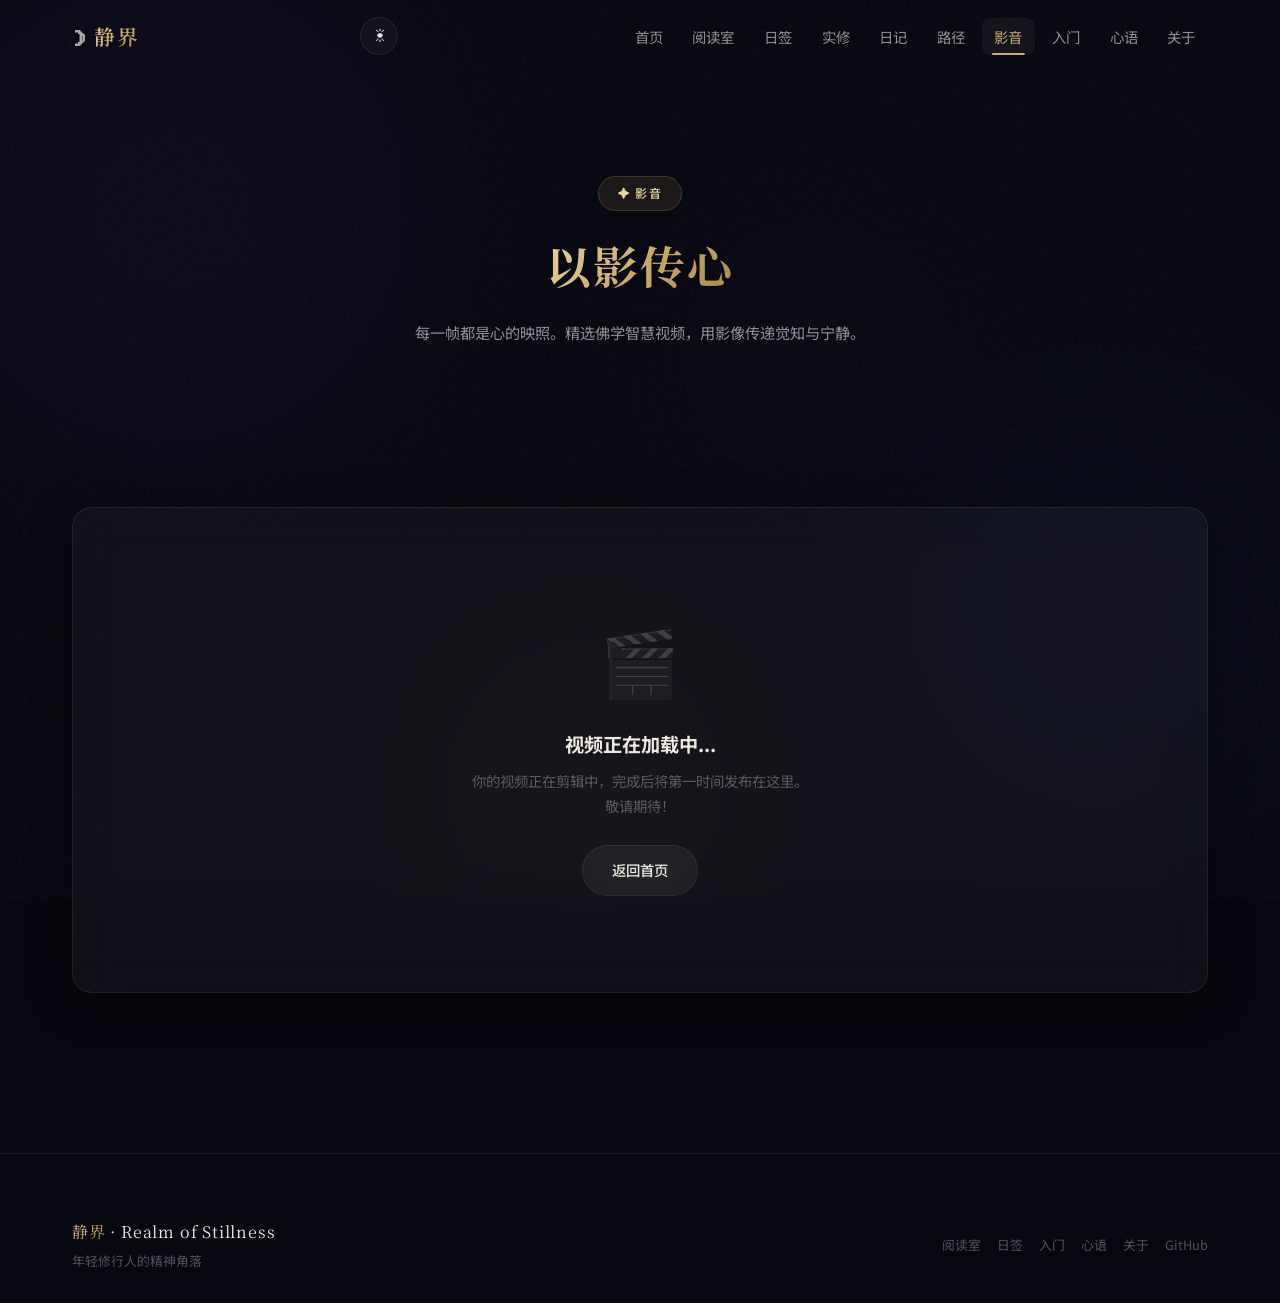
<file: videos.html>
<!DOCTYPE html>
<html lang="zh-CN">
<head>
  <meta charset="UTF-8">
  <meta name="viewport" content="width=device-width, initial-scale=1.0">
  <title>影音 · 静界</title>
  <meta name="description" content="静界影音 — 佛学智慧与现代生活的交融视频分享。">
  <!-- Open Graph -->
  <meta property="og:title" content="以影传心 · 静界影音">
  <meta property="og:description" content="每一帧都是心的映照。精选佛学智慧视频，用影像传递觉知与宁静。">
  <meta property="og:url" content="https://1332505739.github.io/jingjie/videos">
  <meta property="og:type" content="website">
  <meta property="og:site_name" content="静界">
  <!-- Twitter Card -->
  <meta name="twitter:card" content="summary_large_image">
  <meta name="twitter:title" content="以影传心 · 静界影音">
  <meta name="twitter:description" content="每一帧都是心的映照。精选佛学智慧视频，用影像传递觉知与宁静。">
  <link rel="preconnect" href="https://fonts.googleapis.com">
  <link rel="preconnect" href="https://fonts.gstatic.com" crossorigin>
  <link rel="preload" as="style" href="https://fonts.googleapis.com/css2?family=Noto+Serif+SC:wght@400;600;700&family=Noto+Sans+SC:wght@300;400;500;700&family=Inter:wght@300;400;500;600&display=swap">
  <!-- Canonical -->
  <link rel="manifest" href="manifest.json">
  <meta name="theme-color" content="#d4af37">
  <link rel="canonical" href="https://1332505739.github.io/jingjie/videos">
  <link rel="stylesheet" href="css/style.css">
  <link rel="icon" href="data:image/svg+xml,<svg xmlns='http://www.w3.org/2000/svg' viewBox='0 0 100 100'><text y='.9em' font-size='90'>☽</text></svg>">
</head>
<body>

  <div class="background-canvas">
    <div class="orb"></div>
    <div class="orb"></div>
    <div class="orb"></div>
    <div class="orb"></div>
  </div>

  <nav class="navbar" id="navbar">
    <div class="navbar-inner">
      <a href="index.html" class="navbar-logo">
        <span class="logo-icon">☽</span>
        <span class="gold-text">静界</span>
      </a>
      <button class="theme-toggle" id="themeToggle" aria-label="切换主题" title="切换亮色/暗色">☀</button>
      <button class="menu-toggle" id="menuToggle" aria-label="菜单">
        <span></span><span></span><span></span>
      </button>
      <ul class="navbar-links" id="navLinks">
        <li><a href="index.html">首页</a></li>
        <li><a href="yuedu.html">阅读室</a></li>
        <li><a href="riqian.html">日签</a></li>
        <li><a href="videos.html" class="active">影音</a></li>
        <li><a href="rumen.html">入门</a></li>
        <li><a href="experience.html">心语</a></li>
      </ul>
    </div>
  </nav>

  <!-- Page Header -->
  <section class="page-header">
    <div class="container">
      <div class="hero-badge" style="display:inline-block;margin-bottom:1rem;">✦ 影音</div>
      <h1 class="section-title">
        <span class="chinese-title gold-text">以影传心</span>
      </h1>
      <p class="section-subtitle" style="margin:1rem auto 0;">
        每一帧都是心的映照。精选佛学智慧视频，用影像传递觉知与宁静。
      </p>
    </div>
  </section>

  <!-- Video Listings -->
  <section style="padding-top:0;">
    <div class="container">
      <!-- Category filter (hidden until videos are loaded) -->
      <div id="videoFilters" class="glass-strong" style="display:none; gap:0.25rem;padding:0.3rem;border-radius:100px;margin-bottom:var(--space-lg);">
        <button class="btn btn-sm btn-primary" data-filter="all" style="border-radius:100px;">全部</button>
        <button class="btn btn-sm btn-glass" data-filter="meditation" style="border-radius:100px;">禅修</button>
        <button class="btn btn-sm btn-glass" data-filter="wisdom" style="border-radius:100px;">智慧</button>
        <button class="btn btn-sm btn-glass" data-filter="life" style="border-radius:100px;">生活</button>
      </div>

      <div class="video-grid" id="videoGrid">
        <!-- Videos will be dynamically populated by JS or use static placeholders -->
      </div>

      <div id="videoEmptyState" class="empty-state glass" style="border-radius:var(--radius-lg);">
        <div class="empty-icon">🎬</div>
        <h3>视频正在加载中...</h3>
        <p>你的视频正在剪辑中，完成后将第一时间发布在这里。<br>敬请期待！</p>
        <br>
        <a href="index.html" class="btn btn-glass">返回首页</a>
      </div>
    </div>
  </section>

  <footer class="footer">
    <div class="container">
      <div class="footer-inner">
        <div>
          <div class="footer-brand"><span class="gold-text">静界</span> · Realm of Stillness</div>
          <div class="footer-text" style="margin-top:0.3rem;">年轻修行人的精神角落</div>
        </div>
        <div class="footer-links">
          <a href="yuedu.html">阅读室</a>
          <a href="riqian.html">日签</a>
          <a href="rumen.html">入门</a>
          <a href="experience.html">心语</a>
          <a href="about.html">关于</a>
          <a href="https://github.com/1332505739/jingjie" target="_blank">GitHub</a>
        </div>
      </div>
    </div>
  </footer>

  <script src="js/main.js"></script>
</body>
</html>
</file>
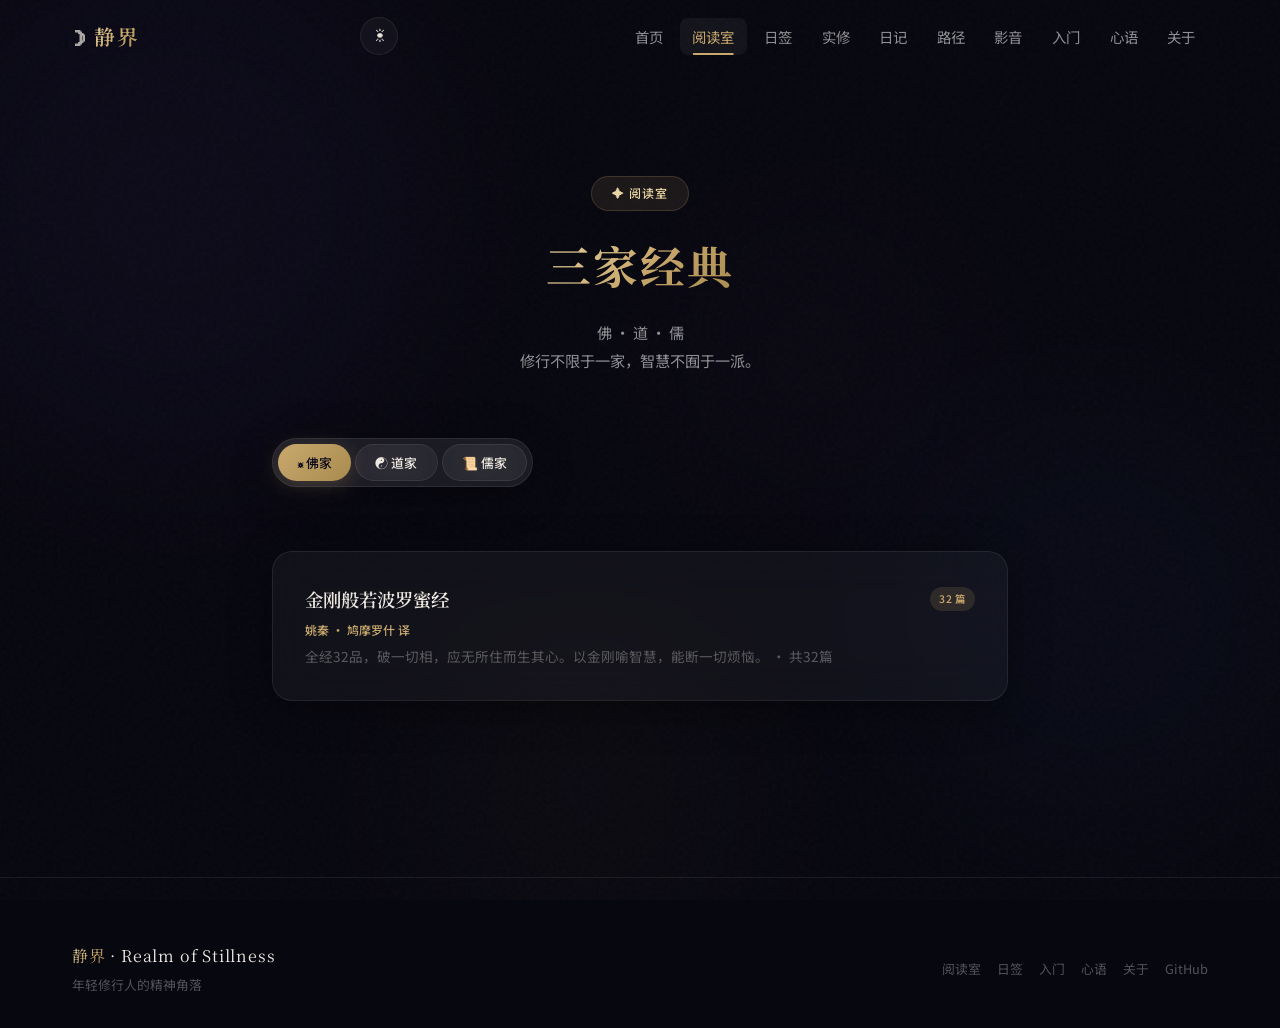
<file: yuedu.html>
<!DOCTYPE html>
<html lang="zh-CN">
<head>
  <meta charset="UTF-8">
  <meta name="viewport" content="width=device-width, initial-scale=1.0">
  <title>阅读室 · 静界</title>
  <meta name="description" content="静界阅读室 — 佛、道、儒三家经典，沉浸式阅读体验。">
  <link rel="preconnect" href="https://fonts.googleapis.com">
  <link rel="preconnect" href="https://fonts.gstatic.com" crossorigin>
  <link rel="preload" as="style" href="https://fonts.googleapis.com/css2?family=Noto+Serif+SC:wght@400;600;700&family=Noto+Sans+SC:wght@300;400;500;700&family=Inter:wght@300;400;500;600&display=swap">
  <meta property="og:title" content="三家经典 · 静界阅读室">
  <meta property="og:description" content="佛、道、儒三家经典，沉浸式阅读。">
  <meta property="og:url" content="https://1332505739.github.io/jingjie/yuedu">
  <meta property="og:type" content="website">
  <meta property="og:site_name" content="静界">
  <meta name="twitter:card" content="summary_large_image">
  <meta name="twitter:title" content="三家经典 · 静界阅读室">
  <meta name="twitter:description" content="佛、道、儒三家经典，沉浸式阅读。">
  <link rel="manifest" href="manifest.json">
  <meta name="theme-color" content="#d4af37">
  <link rel="canonical" href="https://1332505739.github.io/jingjie/yuedu">
  <link rel="stylesheet" href="css/style.css">
  <link rel="icon" href="data:image/svg+xml,<svg xmlns='http://www.w3.org/2000/svg' viewBox='0 0 100 100'><text y='.9em' font-size='90'>☽</text></svg>">
  <style>
    .reader-settings { background:var(--glass-bg); backdrop-filter:blur(24px); -webkit-backdrop-filter:blur(24px); border:1px solid var(--glass-border); border-radius:var(--radius-lg); padding:var(--space-md); margin-bottom:var(--space-md); display:flex; flex-wrap:wrap; gap:var(--space-md); justify-content:center; }
    .settings-group { text-align:center; }
    .settings-label { display:block; font-size:.75rem; color:var(--text-tertiary); margin-bottom:.3rem; text-transform:uppercase; letter-spacing:.05em; }
    .settings-row { display:flex; align-items:center; gap:.4rem; }
    .settings-value { font-size:.85rem; color:var(--gold); min-width:2rem; display:inline-block; }
    .settings-themes { display:flex; gap:.4rem; }
    .theme-swatch { border:1px solid var(--glass-border); border-radius:var(--radius-sm); padding:.35rem .6rem; cursor:pointer; background:var(--glass-bg); color:var(--text-secondary); font-size:.8rem; transition:all .2s; font-family:inherit; display:flex; align-items:center; gap:.25rem; }
    .theme-swatch:hover { border-color:var(--gold); }
    .theme-swatch.active { border-color:var(--gold); background:rgba(212,175,55,.12); color:var(--gold); }
    .reader-content.theme-parchment { background:rgba(245,235,210,.06); color:var(--text-primary); }
    .reader-content.theme-moon { background:rgba(220,230,240,.06); color:var(--text-primary); }
    .reader-content.size-small { font-size:.9em; }
    .reader-content.size-medium { font-size:1em; }
    .reader-content.size-large { font-size:1.15em; }
    .reader-content.line-tight .chapter-body p { line-height:1.6; }
    .reader-content.line-normal .chapter-body p { line-height:1.9; }
    .reader-content.line-loose .chapter-body p { line-height:2.3; }
    [data-theme="light"] .reader-content.theme-dark { background:rgba(10,10,30,.03); color:var(--text-primary); }
    [data-theme="light"] .reader-content.theme-parchment { background:rgba(245,235,210,.15); color:#3a3020; }
    [data-theme="light"] .reader-content.theme-moon { background:rgba(220,230,240,.15); color:#1a2a3a; }
    @media (max-width:768px) {
      .reader-settings { flex-direction:column; align-items:center; gap:var(--space-sm); }
    }
    /* Immersive reading overlay */
    .immersive-overlay { position:fixed; inset:0; z-index:9999; background:#0a0a1a; display:none; flex-direction:column; align-items:center; overflow-y:auto; }
    .immersive-overlay.active { display:flex; }
    .immersive-topbar { position:sticky; top:0; width:100%; padding:var(--space-sm) var(--space-md); display:flex; justify-content:space-between; align-items:center; background:linear-gradient(180deg, #0a0a1a 60%, transparent); z-index:10; opacity:0; transition:opacity .3s; }
    .immersive-overlay:hover .immersive-topbar, .immersive-topbar.visible { opacity:1; }
    .immersive-close { background:none; border:1px solid var(--glass-border); color:var(--text-secondary); font-size:.85rem; padding:.3rem .8rem; border-radius:100px; cursor:pointer; transition:all .2s; font-family:inherit; }
    .immersive-close:hover { border-color:var(--gold); color:var(--gold); }
    .immersive-timer { font-size:.8rem; color:var(--text-tertiary); font-variant-numeric:tabular-nums; }
    .immersive-content { max-width:600px; width:100%; padding:4rem var(--space-md) 6rem; font-family:'Noto Serif SC',serif; font-size:1.1rem; line-height:2.1; color:#c8b89a; }
    .immersive-content .im-chapter { font-size:.85rem; color:#d4af37; margin-bottom:.3rem; opacity:.7; }
    .immersive-content .im-body p { margin-bottom:1.8em; position:relative; }
    .immersive-content .breath-pause { text-align:center; font-size:.8rem; color:rgba(212,175,55,.3); margin:2em 0; user-select:none; }
    .immersive-content .breath-pause::before { content:'· 深吸一口气 ·'; display:block; animation:pause-breathe 4s ease-in-out infinite; }
    @keyframes pause-breathe { 0%,100%{opacity:.2} 50%{opacity:.6} }
  </style>
</head>
<body>

  <div class="background-canvas">
    <div class="orb"></div>
    <div class="orb"></div>
    <div class="orb"></div>
    <div class="orb"></div>
  </div>

  <nav class="navbar" id="navbar">
    <div class="navbar-inner">
      <a href="index.html" class="navbar-logo">
        <span class="logo-icon">☽</span>
        <span class="gold-text">静界</span>
      </a>
      <button class="theme-toggle" id="themeToggle" aria-label="切换主题" title="切换亮色/暗色">☀</button>
      <button class="menu-toggle" id="menuToggle" aria-label="菜单">
        <span></span><span></span><span></span>
      </button>
      <ul class="navbar-links" id="navLinks">
        <li><a href="index.html">首页</a></li>
        <li><a href="yuedu.html" class="active">阅读室</a></li>
        <li><a href="riqian.html">日签</a></li>
        <li><a href="videos.html">影音</a></li>
        <li><a href="rumen.html">入门</a></li>
        <li><a href="experience.html">心语</a></li>
      </ul>
    </div>
  </nav>

  <!-- Page Header -->
  <section class="page-header">
    <div class="container">
      <div class="hero-badge" style="display:inline-block;margin-bottom:1rem;">✦ 阅读室</div>
      <h1 class="section-title">
        <span class="chinese-title gold-text">三家经典</span>
      </h1>
      <p class="section-subtitle" style="margin:1rem auto 0;">
        佛 · 道 · 儒<br>修行不限于一家，智慧不囿于一派。
      </p>
    </div>
  </section>

  <!-- Reader View (hidden by default) -->
  <section id="readerView" style="display:none;padding-top:0;">
    <div class="container" style="max-width:800px;">
      <div class="reader-toolbar">
        <button class="btn btn-glass btn-sm" id="btnBack"><span style="margin-right:0.3rem;">←</span> 返回书库</button>
        <div class="reader-nav">
          <button class="btn btn-glass btn-sm" id="btnPrev" disabled>上一章</button>
          <span class="reader-chapter-indicator" id="chapterIndicator"></span>
          <button class="btn btn-glass btn-sm" id="btnNext" disabled>下一章</button>
        </div>
        <button class="btn btn-glass btn-sm" id="btnSettings" title="阅读设置" aria-label="阅读设置">⚙</button>
        <button class="btn btn-glass btn-sm" id="btnImmersive" title="空谷沉浸" aria-label="沉浸阅读">🌑</button>
      </div>

      <!-- Reading settings panel -->
      <div class="reader-settings" id="readerSettings" style="display:none;">
        <div class="settings-group">
          <label class="settings-label">字号</label>
          <div class="settings-row">
            <button class="btn btn-glass btn-sm" id="fontSizeDec" aria-label="缩小字号">A-</button>
            <span class="settings-value" id="fontSizeVal">中</span>
            <button class="btn btn-glass btn-sm" id="fontSizeInc" aria-label="放大字号">A+</button>
          </div>
        </div>
        <div class="settings-group">
          <label class="settings-label">行距</label>
          <div class="settings-row">
            <button class="btn btn-glass btn-sm" id="lineHeightDec" aria-label="缩小行距">—</button>
            <span class="settings-value" id="lineHeightVal">中</span>
            <button class="btn btn-glass btn-sm" id="lineHeightInc" aria-label="加大行距">+</button>
          </div>
        </div>
        <div class="settings-group">
          <label class="settings-label">阅读背景</label>
          <div class="settings-themes">
            <button class="theme-swatch dark active" data-theme="dark" title="暗夜" aria-label="暗夜背景">🌑<span>暗夜</span></button>
            <button class="theme-swatch parchment" data-theme="parchment" title="羊皮纸" aria-label="羊皮纸背景">📜<span>羊皮纸</span></button>
            <button class="theme-swatch moon" data-theme="moon" title="月白" aria-label="月白背景">🌙<span>月白</span></button>
          </div>
        </div>
      </div>

      <div class="reader-content" id="readerContent"></div>
    </div>
  </section>

  <!-- Library View -->
  <section id="libraryView" style="padding-top:0;">
    <div class="container" style="max-width:800px;">

      <!-- Tradition Tabs -->
      <div class="glass-strong" style="display:inline-flex;gap:0.25rem;padding:0.3rem;border-radius:100px;margin-bottom:var(--space-lg);" id="traditionTabs">
        <button class="btn btn-sm btn-primary" data-tab="buddhist" style="border-radius:100px;">☸ 佛家</button>
        <button class="btn btn-sm btn-glass" data-tab="daoist" style="border-radius:100px;">☯ 道家</button>
        <button class="btn btn-sm btn-glass" data-tab="confucian" style="border-radius:100px;">📜 儒家</button>
      </div>

      <!-- Text List -->
      <div id="textList"></div>
    </div>
  </section>

  <!-- Reading progress bar -->
  <div class="reading-progress" id="readingProgress"></div>

  <footer class="footer">
    <div class="container">
      <div class="footer-inner">
        <div>
          <div class="footer-brand"><span class="gold-text">静界</span> · Realm of Stillness</div>
          <div class="footer-text" style="margin-top:0.3rem;">年轻修行人的精神角落</div>
        </div>
        <div class="footer-links">
          <a href="yuedu.html">阅读室</a>
          <a href="riqian.html">日签</a>
          <a href="rumen.html">入门</a>
          <a href="about.html">关于</a>
          <a href="https://github.com/1332505739/jingjie" target="_blank">GitHub</a>
        </div>
      </div>
    </div>
  </footer>

  <!-- Immersive reading overlay -->
  <div class="immersive-overlay" id="immersiveOverlay" aria-hidden="true">
    <div class="immersive-topbar" id="immersiveTopbar">
      <span class="immersive-timer" id="immersiveTimer">00:00</span>
      <button class="immersive-close" id="btnImmersiveClose">✕ 退出沉浸</button>
    </div>
    <div class="immersive-content" id="immersiveContent"></div>
  </div>

  <script src="js/yuedu-data.js"></script>
  <script src="js/yuedu-data-confucian.js"></script>
  <script src="js/yuedu-data-zhuangzi.js"></script>
  <script src="js/yuedu.js"></script>
  <script src="js/main.js"></script>
</body>
</html>
</file>
<file: css/style.css>
/* ============================================
   静界 · Realm of Stillness
   Glass UI Design System
   
   架构：Custom Properties → Base → Layout → Components → Pages → Animation → Responsive → A11y
   ============================================ */

/* ==========================================
   ▸ LAYER 1: CSS Custom Properties & Themes
   ========================================== *//* ----- Fonts ----- */
@import url('https://fonts.googleapis.com/css2?family=Noto+Serif+SC:wght@400;600;700&family=Noto+Sans+SC:wght@300;400;500;700&family=Inter:wght@300;400;500;600&display=swap');

/* ----- Reset & Base ----- */
*, *::before, *::after {
  margin: 0;
  padding: 0;
  box-sizing: border-box;
}

html {
  scroll-behavior: smooth;
  font-size: 16px;
}

body {
  font-family: 'Noto Sans SC', 'Inter', -apple-system, BlinkMacSystemFont, sans-serif;
  background: var(--bg-deep);
  color: var(--text-primary);
  min-height: 100vh;
  overflow-x: hidden;
  line-height: 1.7;
  -webkit-font-smoothing: antialiased;
}

/* ----- Design Tokens ----- */
:root {
  /* Background */
  --bg-deep: #07070f;
  --bg-dark: #0a0a1a;
  --bg-mid: #0f0f24;
  --bg-surface: #14142e;

  /* Glass */
  --glass-bg: rgba(255, 255, 255, 0.04);
  --glass-bg-hover: rgba(255, 255, 255, 0.08);
  --glass-bg-strong: rgba(255, 255, 255, 0.08);
  --glass-border: rgba(255, 255, 255, 0.08);
  --glass-border-hover: rgba(255, 255, 255, 0.18);
  --glass-shadow: 0 8px 40px rgba(0, 0, 0, 0.4);
  --glass-blur: blur(24px);

  /* Accent */
  --accent: #c9a96e;
  --accent-light: #e8d5a3;
  --accent-dim: #a88b4e;
  --accent-glow: rgba(201, 169, 110, 0.15);

  /* Text */
  --text-primary: #ede8e0;
  --text-secondary: rgba(255, 255, 255, 0.55);
  --text-tertiary: rgba(255, 255, 255, 0.3);

  /* Sizing */
  --radius-sm: 8px;
  --radius-md: 14px;
  --radius-lg: 20px;
  --radius-xl: 28px;

  /* Spacing */
  --space-xs: 0.5rem;
  --space-sm: 1rem;
  --space-md: 2rem;
  --space-lg: 4rem;
  --space-xl: 6rem;

  /* Transitions */
  --transition-fast: 0.2s ease;
  --transition-default: 0.35s cubic-bezier(0.4, 0, 0.2, 1);
  --transition-slow: 0.6s cubic-bezier(0.4, 0, 0.2, 1);

  /* Container */
  --container-max: 1200px;

  /* Nav */
  --nav-bg: rgba(7, 7, 15, 0.7);
  --nav-menu-bg: rgba(7, 7, 15, 0.95);
}

/* ----- Light Theme ----- */
[data-theme="light"] {
  /* Background */
  --bg-deep: #f3efe6;
  --bg-dark: #faf7f1;
  --bg-mid: #fffef9;
  --bg-surface: #ede8da;

  /* Glass */
  --glass-bg: rgba(255, 255, 255, 0.55);
  --glass-bg-hover: rgba(255, 255, 255, 0.78);
  --glass-bg-strong: rgba(255, 255, 255, 0.65);
  --glass-border: rgba(0, 0, 0, 0.06);
  --glass-border-hover: rgba(0, 0, 0, 0.12);
  --glass-shadow: 0 8px 40px rgba(0, 0, 0, 0.06);

  /* Accent — same gold, slightly warmer */
  --accent: #b8954a;
  --accent-light: #d4bd82;
  --accent-dim: #927535;
  --accent-glow: rgba(184, 149, 74, 0.12);

  /* Text */
  --text-primary: #2c2416;
  --text-secondary: rgba(44, 36, 22, 0.55);
  --text-tertiary: rgba(44, 36, 22, 0.3);

  /* Nav */
  --nav-bg: rgba(243, 239, 230, 0.75);
  --nav-menu-bg: rgba(243, 239, 230, 0.95);
}

/* Smooth theme transition */
body, .glass, .glass-strong, .navbar, .btn, .footer {
  transition: background-color 0.4s ease, color 0.4s ease, border-color 0.4s ease;
}

/* ==========================================
   ▸ LAYER 2: Base & Layout
   ========================================== */

/* ----- Background Canvas (animated) ----- */
.background-canvas {
  position: fixed;
  top: 0;
  left: 0;
  width: 100%;
  height: 100%;
  z-index: -1;
  overflow: hidden;
}

.background-canvas .orb {
  position: absolute;
  border-radius: 50%;
  filter: blur(100px);
  opacity: 0.3;
  animation: orbFloat 20s ease-in-out infinite;
}

.background-canvas .orb:nth-child(1) {
  width: 600px;
  height: 600px;
  background: radial-gradient(circle, rgba(100, 60, 180, 0.3), transparent);
  top: -10%;
  left: -10%;
  animation-delay: 0s;
  animation-duration: 25s;
}

.background-canvas .orb:nth-child(2) {
  width: 500px;
  height: 500px;
  background: radial-gradient(circle, rgba(60, 100, 200, 0.2), transparent);
  top: 40%;
  right: -5%;
  animation-delay: -5s;
  animation-duration: 20s;
}

.background-canvas .orb:nth-child(3) {
  width: 400px;
  height: 400px;
  background: radial-gradient(circle, rgba(180, 140, 80, 0.15), transparent);
  bottom: -10%;
  left: 30%;
  animation-delay: -10s;
  animation-duration: 22s;
}

.background-canvas .orb:nth-child(4) {
  width: 350px;
  height: 350px;
  background: radial-gradient(circle, rgba(140, 80, 180, 0.15), transparent);
  top: 20%;
  left: 50%;
  animation-delay: -15s;
  animation-duration: 18s;
}

@keyframes orbFloat {
  0%, 100% { transform: translate(0, 0) scale(1); }
  25% { transform: translate(50px, -60px) scale(1.05); }
  50% { transform: translate(-30px, 40px) scale(0.95); }
  75% { transform: translate(60px, 30px) scale(1.02); }
}

/* Subtle grain overlay */
.background-canvas::after {
  content: '';
  position: absolute;
  top: 0;
  left: 0;
  width: 100%;
  height: 100%;
  opacity: 0.03;
  background-image: url("data:image/svg+xml,%3Csvg viewBox='0 0 256 256' xmlns='http://www.w3.org/2000/svg'%3E%3Cfilter id='n'%3E%3CfeTurbulence type='fractalNoise' baseFrequency='0.9' numOctaves='4' stitchTiles='stitch'/%3E%3C/filter%3E%3Crect width='100%25' height='100%25' filter='url(%23n)'/%3E%3C/svg%3E");
  pointer-events: none;
}

/* ----- Glass Card ----- */
.glass {
  background: var(--glass-bg);
  backdrop-filter: var(--glass-blur);
  -webkit-backdrop-filter: var(--glass-blur);
  border: 1px solid var(--glass-border);
  border-radius: var(--radius-lg);
  box-shadow: var(--glass-shadow);
  transition: all var(--transition-default);
}

.glass:hover {
  background: var(--glass-bg-hover);
  border-color: var(--glass-border-hover);
  transform: translateY(-3px) scale(1.01);
  box-shadow: 0 16px 56px rgba(0, 0, 0, 0.5), 0 0 48px var(--accent-glow);
}

.glass-strong {
  background: var(--glass-bg-strong);
  backdrop-filter: var(--glass-blur);
  -webkit-backdrop-filter: var(--glass-blur);
  border: 1px solid var(--glass-border);
  border-radius: var(--radius-lg);
  box-shadow: var(--glass-shadow);
}

.glass-card {
  padding: var(--space-md);
}

/* ----- Typography ----- */
.chinese-title {
  font-family: 'Noto Serif SC', 'Noto Sans SC', serif;
  font-weight: 700;
  letter-spacing: 0.05em;
}

.serif-text {
  font-family: 'Noto Serif SC', serif;
}

.gold-text {
  background: linear-gradient(135deg, var(--accent-light), var(--accent), var(--accent-dim));
  -webkit-background-clip: text;
  -webkit-text-fill-color: transparent;
  background-clip: text;
}

/* ----- Layout ----- */
.container {
  max-width: var(--container-max);
  margin: 0 auto;
  padding: 0 var(--space-md);
}

section {
  padding: var(--space-xl) 0;
}

.section-label {
  font-size: 0.75rem;
  text-transform: uppercase;
  letter-spacing: 0.15em;
  color: var(--accent);
  margin-bottom: var(--space-xs);
  font-weight: 500;
}

.section-title {
  font-size: clamp(1.5rem, 3vw, 2rem);
  font-weight: 700;
  margin-bottom: var(--space-sm);
  color: var(--text-primary);
}

.section-subtitle {
  color: var(--text-secondary);
  font-size: 0.95rem;
  max-width: 600px;
  line-height: 1.8;
}

/* ==========================================
   ▸ LAYER 3: Components (Nav, Footer, Cards, Buttons)
   ========================================== */

/* ----- Navigation ----- */
.navbar {
  position: fixed;
  top: 0;
  left: 0;
  width: 100%;
  z-index: 1000;
  padding: 1rem 0;
  transition: all var(--transition-default);
}

.navbar.scrolled {
  background: var(--nav-bg);
  backdrop-filter: blur(30px);
  -webkit-backdrop-filter: blur(30px);
  border-bottom: 1px solid rgba(255, 255, 255, 0.05);
  padding: 0.6rem 0;
}

.navbar-inner {
  display: flex;
  align-items: center;
  justify-content: space-between;
  max-width: var(--container-max);
  margin: 0 auto;
  padding: 0 var(--space-md);
}

.navbar-logo {
  font-family: 'Noto Serif SC', serif;
  font-size: 1.3rem;
  font-weight: 700;
  color: var(--text-primary);
  text-decoration: none;
  letter-spacing: 0.1em;
  display: flex;
  align-items: center;
  gap: 0.5rem;
}

.navbar-logo .logo-icon {
  font-size: 1.5rem;
  opacity: 0.7;
}

.navbar-logo .gold-text {
  font-weight: 600;
}

.navbar-links {
  display: flex;
  gap: 0.25rem;
  list-style: none;
  align-items: center;
}

.navbar-links a {
  color: var(--text-secondary);
  text-decoration: none;
  padding: 0.5rem 0.8rem;
  border-radius: var(--radius-sm);
  font-size: 0.9rem;
  font-weight: 400;
  transition: all var(--transition-fast);
  position: relative;
}

.navbar-links a::after {
  content: '';
  position: absolute;
  bottom: 0;
  left: 50%;
  width: 0;
  height: 1.5px;
  background: var(--accent);
  transition: all 0.3s ease;
  transform: translateX(-50%);
  border-radius: 1px;
}

.navbar-links a:hover::after,
.navbar-links a.active::after {
  width: 60%;
}

.navbar-links a:hover,
.navbar-links a.active {
  color: var(--text-primary);
  background: rgba(255, 255, 255, 0.05);
}

.navbar-links a.active {
  color: var(--accent);
}

/* Mobile menu toggle */
.menu-toggle {
  display: none;
  flex-direction: column;
  gap: 5px;
  cursor: pointer;
  padding: 4px;
  background: none;
  border: none;
}

.menu-toggle span {
  display: block;
  width: 24px;
  height: 1.5px;
  background: var(--text-primary);
  border-radius: 2px;
  transition: all var(--transition-fast);
}

/* Theme toggle */
.theme-toggle {
  display: flex;
  align-items: center;
  justify-content: center;
  width: 38px;
  height: 38px;
  border-radius: 50%;
  border: 1px solid var(--glass-border);
  background: var(--glass-bg);
  backdrop-filter: var(--glass-blur);
  -webkit-backdrop-filter: var(--glass-blur);
  color: var(--text-primary);
  font-size: 1.1rem;
  cursor: pointer;
  transition: all var(--transition-default);
  margin-right: 0.25rem;
}

.theme-toggle:hover {
  background: var(--glass-bg-hover);
  border-color: var(--accent);
  transform: scale(1.1) rotate(15deg);
  box-shadow: 0 0 20px var(--accent-glow);
}

.theme-toggle:active {
  transform: scale(0.92) rotate(-30deg);
  transition: transform 0.15s ease;
}

[data-theme="light"] .theme-toggle {
  color: var(--accent-dim);
}

/* ----- Hero ----- */
.hero {
  min-height: 100vh;
  display: flex;
  align-items: center;
  justify-content: center;
  text-align: center;
  padding: var(--space-md);
  position: relative;
}

.hero-content {
  max-width: 720px;
}

.hero-badge {
  display: inline-block;
  padding: 0.4rem 1.2rem;
  border-radius: 100px;
  font-size: 0.75rem;
  letter-spacing: 0.1em;
  color: var(--accent-light);
  background: rgba(201, 169, 110, 0.1);
  border: 1px solid rgba(201, 169, 110, 0.2);
  margin-bottom: var(--space-md);
  font-weight: 500;
}

.hero-title {
  font-size: clamp(2.5rem, 6vw, 4.5rem);
  line-height: 1.2;
  margin-bottom: var(--space-sm);
  letter-spacing: 0.02em;
}

.hero-title .chinese-title {
  margin-bottom: 0.3rem;
}

.hero-subtitle {
  font-size: clamp(1rem, 2vw, 1.2rem);
  color: var(--text-secondary);
  line-height: 1.9;
  margin-bottom: var(--space-lg);
  font-weight: 300;
}

.hero-actions {
  display: flex;
  gap: var(--space-sm);
  justify-content: center;
  flex-wrap: wrap;
}

/* ----- Buttons ----- */
.btn {
  display: inline-flex;
  align-items: center;
  gap: 0.5rem;
  padding: 0.75rem 1.8rem;
  border-radius: 100px;
  font-size: 0.9rem;
  font-weight: 500;
  text-decoration: none;
  cursor: pointer;
  border: none;
  transition: all var(--transition-default);
  font-family: inherit;
  position: relative;
  overflow: hidden;
}

.btn::after {
  content: '';
  position: absolute;
  inset: 0;
  border-radius: 100px;
  opacity: 0;
  transition: opacity 0.3s ease;
  pointer-events: none;
}

.btn:active::after {
  opacity: 1;
}

.btn-primary::after {
  background: radial-gradient(circle, rgba(255,255,255,0.3) 0%, transparent 70%);
}

.btn-glass::after {
  background: radial-gradient(circle, var(--accent-glow) 0%, transparent 70%);
}

.btn-primary {
  background: linear-gradient(135deg, var(--accent), var(--accent-dim));
  color: #0a0a1a;
  box-shadow: 0 4px 20px rgba(201, 169, 110, 0.25);
}

.btn-primary:hover {
  transform: translateY(-2px) scale(1.03);
  box-shadow: 0 8px 32px rgba(201, 169, 110, 0.4);
}

.btn-glass {
  background: var(--glass-bg);
  backdrop-filter: var(--glass-blur);
  -webkit-backdrop-filter: var(--glass-blur);
  border: 1px solid var(--glass-border);
  color: var(--text-primary);
}

.btn-glass:hover {
  background: var(--glass-bg-hover);
  border-color: var(--glass-border-hover);
  transform: translateY(-2px) scale(1.03);
}

.btn-sm {
  padding: 0.5rem 1.2rem;
  font-size: 0.8rem;
}

/* ----- Page Header ----- */
.page-header {
  padding-top: calc(80px + var(--space-xl));
  padding-bottom: var(--space-lg);
  text-align: center;
}

.page-header .section-title {
  font-size: clamp(2rem, 4vw, 2.8rem);
}

/* ----- Video Grid ----- */
.video-grid {
  display: grid;
  grid-template-columns: repeat(auto-fill, minmax(320px, 1fr));
  gap: var(--space-md);
  padding-bottom: var(--space-xl);
}

.video-card {
  border-radius: var(--radius-lg);
  overflow: hidden;
  cursor: pointer;
}

.video-card .video-thumb {
  position: relative;
  aspect-ratio: 16 / 9;
  background: var(--bg-surface);
  overflow: hidden;
  display: flex;
  align-items: center;
  justify-content: center;
}

.video-card .video-thumb .placeholder-icon {
  font-size: 3rem;
  opacity: 0.3;
}

.video-card .video-thumb .play-button {
  position: absolute;
  top: 50%;
  left: 50%;
  transform: translate(-50%, -50%);
  width: 56px;
  height: 56px;
  border-radius: 50%;
  background: rgba(255, 255, 255, 0.1);
  backdrop-filter: blur(12px);
  -webkit-backdrop-filter: blur(12px);
  border: 1.5px solid rgba(255, 255, 255, 0.2);
  display: flex;
  align-items: center;
  justify-content: center;
  transition: all var(--transition-default);
  color: var(--text-primary);
  font-size: 1.2rem;
}

.video-card:hover .play-button {
  background: var(--accent);
  border-color: var(--accent);
  color: #0a0a1a;
  transform: translate(-50%, -50%) scale(1.1);
  box-shadow: 0 0 40px rgba(201, 169, 110, 0.4);
}

.video-card .video-info {
  padding: var(--space-sm);
}

.video-card .video-info h3 {
  font-size: 1rem;
  font-weight: 600;
  margin-bottom: 0.3rem;
  color: var(--text-primary);
}

.video-card .video-info p {
  font-size: 0.85rem;
  color: var(--text-secondary);
  line-height: 1.6;
}

.video-card .video-meta {
  display: flex;
  align-items: center;
  gap: 0.75rem;
  margin-top: 0.5rem;
  font-size: 0.75rem;
  color: var(--text-tertiary);
}

/* ----- Experience Cards ----- */
.experience-grid {
  display: grid;
  grid-template-columns: repeat(auto-fill, minmax(340px, 1fr));
  gap: var(--space-md);
  padding-bottom: var(--space-xl);
}

.experience-card {
  padding: var(--space-md);
  border-radius: var(--radius-lg);
}

.experience-card .exp-header {
  display: flex;
  align-items: center;
  gap: var(--space-sm);
  margin-bottom: var(--space-sm);
}

.experience-card .exp-avatar {
  width: 42px;
  height: 42px;
  border-radius: 50%;
  background: linear-gradient(135deg, var(--accent-glow), var(--glass-bg-strong));
  border: 1px solid var(--glass-border);
  display: flex;
  align-items: center;
  justify-content: center;
  font-size: 1.2rem;
}

.experience-card .exp-author {
  font-size: 0.9rem;
  font-weight: 500;
}

.experience-card .exp-time {
  font-size: 0.75rem;
  color: var(--text-tertiary);
}

.experience-card .exp-content {
  font-size: 0.9rem;
  color: var(--text-secondary);
  line-height: 1.8;
  margin-bottom: var(--space-sm);
}

.experience-card .exp-tags {
  display: flex;
  gap: 0.4rem;
  flex-wrap: wrap;
}

.experience-card .exp-tags span {
  padding: 0.2rem 0.6rem;
  border-radius: 100px;
  font-size: 0.7rem;
  background: rgba(201, 169, 110, 0.1);
  color: var(--accent-light);
  border: 1px solid rgba(201, 169, 110, 0.15);
}

/* ----- About Page ----- */
.about-section {
  padding-top: calc(80px + var(--space-md));
  padding-bottom: var(--space-xl);
}

.about-hero {
  text-align: center;
  max-width: 700px;
  margin: 0 auto var(--space-xl);
}

.about-hero .section-title {
  font-size: clamp(2rem, 4vw, 3rem);
}

.about-card {
  padding: var(--space-lg);
  max-width: 700px;
  margin: 0 auto var(--space-md);
}

.about-card h2 {
  font-size: 1.3rem;
  margin-bottom: var(--space-sm);
  font-weight: 600;
}

.about-card p {
  color: var(--text-secondary);
  line-height: 2;
  font-size: 0.95rem;
}

.about-card .values {
  display: grid;
  grid-template-columns: 1fr 1fr;
  gap: var(--space-md);
  margin-top: var(--space-md);
}

.value-item {
  text-align: center;
  padding: var(--space-sm);
}

.value-item .value-icon {
  font-size: 2rem;
  margin-bottom: 0.5rem;
}

.value-item h3 {
  font-size: 0.9rem;
  font-weight: 600;
  margin-bottom: 0.3rem;
}

.value-item p {
  font-size: 0.8rem;
  color: var(--text-tertiary);
  line-height: 1.6;
}

/* ----- Footer ----- */
.footer {
  border-top: 1px solid var(--glass-border);
  padding: var(--space-lg) 0 var(--space-md);
  margin-top: var(--space-lg);
}

.footer-inner {
  display: flex;
  justify-content: space-between;
  align-items: center;
  flex-wrap: wrap;
  gap: var(--space-sm);
}

.footer-brand {
  font-family: 'Noto Serif SC', serif;
  font-size: 1rem;
  letter-spacing: 0.05em;
}

.footer-text {
  color: var(--text-tertiary);
  font-size: 0.8rem;
}

.footer-links {
  display: flex;
  gap: var(--space-sm);
}

.footer-links a {
  color: var(--text-tertiary);
  text-decoration: none;
  font-size: 0.8rem;
  transition: color var(--transition-fast);
}

.footer-links a:hover {
  color: var(--accent);
}

/* ==========================================
   ▸ LAYER 4: Animations
   ========================================== */

/* ----- Animations ----- */
.fade-in {
  opacity: 0;
  transform: translateY(30px);
  transition: opacity 0.8s ease, transform 0.8s ease;
}

.fade-in.visible {
  opacity: 1;
  transform: translateY(0);
}

.fade-in-delay-1 { transition-delay: 0.1s; }
.fade-in-delay-2 { transition-delay: 0.2s; }
.fade-in-delay-3 { transition-delay: 0.3s; }
.fade-in-delay-4 { transition-delay: 0.4s; }

/* Scroll indicator */
.scroll-indicator {
  position: absolute;
  bottom: 2rem;
  left: 50%;
  transform: translateX(-50%);
  display: flex;
  flex-direction: column;
  align-items: center;
  gap: 0.5rem;
  color: var(--text-tertiary);
  font-size: 0.7rem;
  letter-spacing: 0.1em;
  animation: scrollBounce 2s ease-in-out infinite;
}

.scroll-indicator .scroll-line {
  width: 1px;
  height: 40px;
  background: linear-gradient(to bottom, var(--text-tertiary), transparent);
}

@keyframes scrollBounce {
  0%, 100% { transform: translateX(-50%) translateY(0); }
  50% { transform: translateX(-50%) translateY(8px); }
}

/* ----- Section Divider ----- */
.divider {
  width: 60px;
  height: 2px;
  background: linear-gradient(90deg, var(--accent), transparent);
  margin: var(--space-sm) 0 var(--space-md);
  border-radius: 2px;
}

.divider-center {
  margin-left: auto;
  margin-right: auto;
}

/* ----- Empty State ----- */
.empty-state {
  text-align: center;
  padding: var(--space-xl) var(--space-md);
}

.empty-state .empty-icon {
  font-size: 4rem;
  opacity: 0.2;
  margin-bottom: var(--space-sm);
}

.empty-state h3 {
  font-size: 1.2rem;
  margin-bottom: 0.5rem;
}

.empty-state p {
  color: var(--text-tertiary);
  font-size: 0.9rem;
}

/* ==========================================
   ▸ LAYER 5: Responsive & Accessibility
   ========================================== */

/* ----- Skip-to-content link ----- */
.skip-link {
  position: absolute;
  top: -100%;
  left: var(--space-md);
  padding: .5rem 1rem;
  background: var(--gold);
  color: #1a1a2e;
  border-radius: 0 0 var(--radius-sm) var(--radius-sm);
  font-weight: 600;
  font-size: .85rem;
  z-index: 10000;
  transition: top .2s;
}
.skip-link:focus {
  top: 0;
}

/* ----- Visible focus indicators ----- */
:focus-visible {
  outline: 2px solid var(--gold) !important;
  outline-offset: 2px;
}
/* Remove focus for mouse clicks but keep for keyboard */
:focus:not(:focus-visible) {
  outline: none;
}

/* ----- aria-live announcer (visually hidden) ----- */
.sr-only {
  position: absolute;
  width: 1px;
  height: 1px;
  padding: 0;
  margin: -1px;
  overflow: hidden;
  clip: rect(0,0,0,0);
  white-space: nowrap;
  border: 0;
}
#a11y-announcer {
  position: fixed;
  bottom: 1rem;
  left: 1rem;
  z-index: 9999;
  padding: .5rem 1rem;
  background: var(--glass-bg);
  backdrop-filter: blur(12px);
  border: 1px solid var(--glass-border);
  border-radius: var(--radius-sm);
  font-size: .8rem;
  color: var(--text-secondary);
  opacity: 0;
  transition: opacity .3s;
  pointer-events: none;
}
#a11y-announcer.active { opacity:1; }
@media (max-width: 768px) {
  :root {
    --space-md: 1.25rem;
    --space-lg: 2.5rem;
    --space-xl: 4rem;
  }

  .navbar-links {
    display: none;
    position: fixed;
    top: 0;
    left: 0;
    width: 100%;
    height: 100vh;
    background: var(--nav-menu-bg);
    backdrop-filter: blur(30px);
    -webkit-backdrop-filter: blur(30px);
    flex-direction: column;
    align-items: center;
    justify-content: center;
    gap: 0.5rem;
  }

  .navbar-links.open {
    display: flex;
  }

  .navbar-links a {
    font-size: 1.2rem;
    padding: 0.8rem 2rem;
  }

  .menu-toggle {
    display: flex;
  }

  .video-grid {
    grid-template-columns: 1fr;
  }

  .experience-grid {
    grid-template-columns: 1fr;
  }

  .about-card {
    padding: var(--space-md);
  }

  .about-card .values {
    grid-template-columns: 1fr;
  }

  .footer-inner {
    flex-direction: column;
    text-align: center;
  }

  .hero-actions {
    flex-direction: column;
    align-items: center;
  }
}

@media (max-width: 480px) {
  .hero-title {
    font-size: clamp(2rem, 8vw, 2.8rem);
  }
}

/* ----- Selection ----- */
::selection {
  background: rgba(201, 169, 110, 0.3);
  color: var(--text-primary);
}

/* ----- Reading Cards (静读) ----- */
.reading-card {
  margin-bottom: var(--space-lg);
  padding-bottom: var(--space-lg);
  border-bottom: 1px solid var(--glass-border);
}

.reading-card:last-child {
  border-bottom: none;
  margin-bottom: var(--space-xl);
}

.reading-badge {
  display: inline-block;
  font-size: 0.7rem;
  letter-spacing: 0.15em;
  color: var(--accent);
  margin-bottom: var(--space-sm);
  font-weight: 500;
}

.reading-title {
  font-family: 'Noto Serif SC', serif;
  font-size: 1.6rem;
  font-weight: 700;
  margin-bottom: var(--space-sm);
  color: var(--gold, var(--accent-light));
}

.reading-sutra {
  background: var(--glass-bg);
  border: 1px solid var(--glass-border);
  border-left: 3px solid var(--accent);
  border-radius: 0 var(--radius-md) var(--radius-md) 0;
  padding: var(--space-sm) var(--space-md);
  margin-bottom: var(--space-sm);
}

.sutra-original {
  font-family: 'Noto Serif SC', serif;
  font-size: 1.05rem;
  line-height: 1.9;
  color: var(--text-primary);
  letter-spacing: 0.03em;
}

.sutra-source {
  font-size: 0.75rem;
  color: var(--text-tertiary);
  margin-top: 0.5rem;
  text-align: right;
  font-style: italic;
}

.reading-interpretation {
  padding: var(--space-sm) 0;
}

.reading-interpretation h3 {
  font-size: 0.85rem;
  font-weight: 600;
  color: var(--accent);
  margin-bottom: var(--space-xs);
  letter-spacing: 0.05em;
}

.reading-interpretation p {
  font-size: 0.9rem;
  line-height: 1.85;
  color: var(--text-secondary);
  margin-bottom: 0.6rem;
}

.reading-interpretation p:last-child {
  margin-bottom: 0;
}

/* ----- Daily Quote (日签) ----- */
.riqian-today {
  padding: var(--space-lg) var(--space-md);
  border-radius: var(--radius-xl);
  text-align: center;
  margin-bottom: var(--space-lg);
}

.riqian-day {
  font-size: 0.7rem;
  letter-spacing: 0.15em;
  color: var(--accent);
  margin-bottom: var(--space-md);
}

.riqian-quote {
  font-family: 'Noto Serif SC', serif;
  font-size: clamp(1.4rem, 3vw, 2rem);
  font-weight: 600;
  line-height: 1.7;
  color: var(--text-primary);
  margin-bottom: var(--space-sm);
  letter-spacing: 0.03em;
  border: none;
  padding: 0;
}

.riqian-author {
  font-size: 0.85rem;
  color: var(--accent);
  margin-bottom: var(--space-sm);
  font-weight: 500;
}

.riqian-divider {
  width: 40px;
  height: 1px;
  background: var(--accent);
  margin: var(--space-sm) auto;
  opacity: 0.4;
}

.riqian-note {
  font-size: 0.85rem;
  color: var(--text-tertiary);
  line-height: 1.7;
  max-width: 400px;
  margin: 0 auto;
}

/* Riqian grid */
.riqian-grid {
  display: grid;
  grid-template-columns: repeat(auto-fill, minmax(200px, 1fr));
  gap: var(--space-sm);
  padding-bottom: var(--space-xl);
}

.riqian-grid-item {
  padding: var(--space-sm);
  border-radius: var(--radius-md);
  cursor: default;
}

.riqian-grid-day {
  font-size: 0.65rem;
  letter-spacing: 0.1em;
  color: var(--accent);
  margin-bottom: 0.5rem;
  opacity: 0.6;
}

.riqian-grid-item blockquote {
  font-family: 'Noto Serif SC', serif;
  font-size: 0.88rem;
  line-height: 1.6;
  color: var(--text-primary);
  margin-bottom: 0.3rem;
  border: none;
  padding: 0;
}

.riqian-grid-author {
  font-size: 0.7rem;
  color: var(--text-tertiary);
}

/* ----- Section Nav (首页章节导航) ----- */
.section-nav {
  display: grid;
  grid-template-columns: repeat(auto-fill, minmax(220px, 1fr));
  gap: var(--space-sm);
  margin-bottom: var(--space-xl);
}

.section-nav-card {
  padding: var(--space-md);
  border-radius: var(--radius-lg);
  text-decoration: none;
  color: inherit;
  transition: all var(--transition-default);
  cursor: pointer;
  position: relative;
  overflow: hidden;
}

.section-nav-card:hover {
  transform: translateY(-4px);
}

.section-nav-card .nav-card-icon {
  font-size: 1.8rem;
  margin-bottom: var(--space-xs);
  display: block;
}

.section-nav-card .nav-card-title {
  font-family: 'Noto Serif SC', serif;
  font-size: 1.1rem;
  font-weight: 600;
  margin-bottom: 0.3rem;
  color: var(--text-primary);
}

.section-nav-card .nav-card-desc {
  font-size: 0.8rem;
  color: var(--text-tertiary);
  line-height: 1.6;
}

/* ----- Beginner Guide (入门) ----- */
.guide-card {
  margin-bottom: var(--space-md);
  padding: var(--space-md);
  border-radius: var(--radius-lg);
}

.guide-card .guide-number {
  display: inline-block;
  width: 36px;
  height: 36px;
  line-height: 36px;
  text-align: center;
  border-radius: 50%;
  background: var(--accent-glow);
  color: var(--accent);
  font-weight: 700;
  font-size: 0.9rem;
  margin-bottom: var(--space-sm);
}

.guide-card h3 {
  font-family: 'Noto Serif SC', serif;
  font-size: 1.2rem;
  margin-bottom: var(--space-xs);
  color: var(--text-primary);
}

.guide-card p {
  font-size: 0.9rem;
  line-height: 1.8;
  color: var(--text-secondary);
  margin-bottom: 0.6rem;
}

.guide-card .guide-tip {
  background: var(--glass-bg);
  border-radius: var(--radius-sm);
  padding: var(--space-sm);
  margin-top: var(--space-sm);
  font-size: 0.85rem;
  color: var(--accent-light);
  line-height: 1.7;
}

.guide-card .guide-tip::before {
  content: '💡 试试看：';
  font-weight: 600;
}

/* ----- Reading Room (阅读室) ----- */
/* Text card list */
.text-card {
  padding: var(--space-md);
  border-radius: var(--radius-lg);
  margin-bottom: var(--space-sm);
  transition: all var(--transition-default);
}

.text-card:hover {
  border-color: var(--accent);
  box-shadow: 0 8px 32px var(--accent-glow);
}

.text-card-header {
  display: flex;
  justify-content: space-between;
  align-items: center;
  margin-bottom: 0.3rem;
}

.text-card-title {
  font-family: 'Noto Serif SC', serif;
  font-size: 1.15rem;
  font-weight: 600;
  color: var(--text-primary);
}

.text-card-badge {
  font-size: 0.65rem;
  color: var(--accent);
  background: var(--accent-glow);
  padding: 0.2rem 0.6rem;
  border-radius: 100px;
  font-weight: 500;
  letter-spacing: 0.05em;
}

.text-card-author {
  font-size: 0.75rem;
  color: var(--accent);
  margin-bottom: 0.4rem;
  font-weight: 500;
}

.text-card-desc {
  font-size: 0.85rem;
  color: var(--text-tertiary);
  line-height: 1.6;
}

/* Reader toolbar */
.reader-toolbar {
  display: flex;
  justify-content: space-between;
  align-items: center;
  margin-bottom: var(--space-lg);
  padding: var(--space-xs) 0;
  border-bottom: 1px solid var(--glass-border);
  border-top: 1px solid var(--glass-border);
  flex-wrap: wrap;
  gap: var(--space-xs);
  font-size: 0.85rem;
}

.reader-nav {
  display: flex;
  align-items: center;
  gap: var(--space-xs);
}

.reader-nav .btn-glass {
  font-size: 0.85rem;
  padding: 0.4rem 1rem;
}

.reader-chapter-indicator {
  font-size: 0.8rem;
  color: var(--text-tertiary);
  min-width: 3.5rem;
  text-align: center;
  font-variant-numeric: tabular-nums;
  font-weight: 400;
}

/* Reader content */
.reader-content {
  padding-bottom: var(--space-xl);
  transition: opacity 0.2s ease, transform 0.2s ease;
}

.chapter-header {
  text-align: center;
  margin-bottom: var(--space-xl);
  margin-top: var(--space-lg);
  opacity: 0;
  transform: translateY(20px);
  transition: opacity 0.6s ease, transform 0.6s ease;
}

.chapter-header.visible {
  opacity: 1;
  transform: translateY(0);
}

.chapter-book-title {
  font-family: 'Noto Serif SC', serif;
  font-size: 0.9rem;
  color: var(--accent);
  margin-bottom: 0.3rem;
  font-weight: 500;
  letter-spacing: 0.08em;
}

.chapter-book-author {
  font-size: 0.8rem;
  color: var(--text-tertiary);
  margin-bottom: var(--space-sm);
}

.chapter-title {
  font-family: 'Noto Serif SC', serif;
  font-size: 1.8rem;
  font-weight: 700;
  margin-bottom: var(--space-lg);
  color: var(--text-primary);
  opacity: 0;
  transform: translateY(20px);
  transition: opacity 0.6s ease, transform 0.6s ease;
  transition-delay: 0.1s;
  letter-spacing: 0.03em;
}

.chapter-title.visible {
  opacity: 1;
  transform: translateY(0);
}

.chapter-body {
  font-family: 'Noto Serif SC', 'Noto Sans SC', serif;
  font-size: 1.15rem;
  line-height: 2.2;
  color: var(--text-primary);
  letter-spacing: 0.025em;
  text-align: justify;
  opacity: 0;
  transform: translateY(20px);
  transition: opacity 0.6s ease, transform 0.6s ease;
  transition-delay: 0.2s;
  word-break: break-word;
}

.chapter-body.visible {
  opacity: 1;
  transform: translateY(0);
}

.chapter-body p {
  margin-bottom: 1.5em;
  text-indent: 2em;
}

.chapter-body p:first-child {
  text-indent: 0;
}

@media (min-width: 769px) {
  .chapter-body {
    font-size: 1.25rem;
    line-height: 2.3;
  }

  .chapter-title {
    font-size: 2rem;
  }
}

/* Reading progress bar */
.reading-progress {
  position: fixed;
  top: 0;
  left: 0;
  height: 3px;
  background: linear-gradient(90deg, var(--accent-dim), var(--accent-light));
  width: 0%;
  z-index: 2000;
  transition: width 0.4s ease;
  border-radius: 0 2px 2px 0;
}

/* ----- Paragraph blocks with insight ----- */
.para-block {
  position: relative;
  padding: 0.6rem 1rem;
  margin: 0 calc(-1 * 1rem);
  border-radius: var(--radius-sm);
  transition: background 0.25s ease;
  cursor: default;
}

.para-block.has-insight {
  cursor: pointer;
}

.para-block.has-insight:hover {
  background: var(--glass-bg);
}

.para-block p {
  margin-bottom: 0;
}

.para-dot {
  position: absolute;
  right: 6px;
  top: 4px;
  font-size: 0.7rem;
  color: var(--accent);
  opacity: 0;
  transition: opacity 0.25s ease;
  pointer-events: auto;
  padding: 4px;
}

.para-block.has-insight:hover .para-dot {
  opacity: 1;
}

.para-block.has-insight::before {
  content: '';
  position: absolute;
  left: 0;
  top: 0;
  width: 3px;
  height: 100%;
  background: var(--accent);
  border-radius: 3px 0 0 3px;
  opacity: 0;
  transition: opacity 0.25s ease;
}

.para-block.has-insight:hover::before {
  opacity: 0.5;
}

/* Insight tooltip */
.insight-tooltip {
  position: fixed;
  z-index: 3000;
  max-width: 420px;
  padding: var(--space-md);
  background: var(--bg-surface);
  backdrop-filter: blur(20px);
  -webkit-backdrop-filter: blur(20px);
  border: 1px solid var(--accent);
  border-radius: var(--radius-md);
  box-shadow: 0 12px 48px rgba(0, 0, 0, 0.4), 0 0 24px var(--accent-glow);
  opacity: 0;
  visibility: hidden;
  transform: translateY(4px);
  transition: opacity 0.2s ease, transform 0.2s ease, visibility 0.2s;
  pointer-events: none;
}

.insight-tooltip.visible {
  opacity: 1;
  visibility: visible;
  transform: translateY(0);
}

.insight-content {
  font-size: 0.9rem;
  line-height: 1.85;
  color: var(--text-secondary);
}

.insight-content::before {
  content: '💡 ';
  font-size: 0.75rem;
}

[data-theme="light"] .insight-tooltip {
  box-shadow: 0 12px 48px rgba(0, 0, 0, 0.12), 0 0 24px var(--accent-glow);
}

/* Light mode reading comfort */
[data-theme="light"] .chapter-body {
  color: #3d3628;
}

[data-theme="light"] .chapter-header .divider {
  opacity: 0.25;
}

[data-theme="light"] .reader-toolbar {
  border-color: rgba(0, 0, 0, 0.08);
}

@media (max-width: 768px) {
  .insight-tooltip {
    max-width: calc(100vw - 32px);
  }

  .para-dot {
    opacity: 0.5;
    font-size: 0.75rem;
  }
}

/* ----- Responsive reads ----- */
@media (max-width: 768px) {
  .riqian-grid {
    grid-template-columns: 1fr 1fr;
  }

  .section-nav {
    grid-template-columns: 1fr;
  }

  .riqian-today {
    padding: var(--space-md) var(--space-sm);
  }
}

@media (max-width: 480px) {
  .riqian-grid {
    grid-template-columns: 1fr;
  }

  .riqian-quote {
    font-size: 1.2rem;
  }
}

/* ----- Scrollbar ----- */
::-webkit-scrollbar {
  width: 6px;
}

::-webkit-scrollbar-track {
  background: var(--bg-deep);
}

::-webkit-scrollbar-thumb {
  background: rgba(255, 255, 255, 0.08);
  border-radius: 3px;
}

::-webkit-scrollbar-thumb:hover {
  background: rgba(255, 255, 255, 0.15);
}

/* ----- Scroll to Top ----- */
.scroll-top-btn {
  position: fixed;
  bottom: 2rem;
  right: 2rem;
  width: 44px;
  height: 44px;
  border-radius: 50%;
  border: 1px solid var(--glass-border);
  background: var(--glass-bg);
  backdrop-filter: blur(16px);
  -webkit-backdrop-filter: blur(16px);
  color: var(--text-primary);
  font-size: 1.2rem;
  cursor: pointer;
  z-index: 900;
  opacity: 0;
  visibility: hidden;
  transform: translateY(12px);
  transition: all var(--transition-default);
  display: flex;
  align-items: center;
  justify-content: center;
}

.scroll-top-btn.visible {
  opacity: 1;
  visibility: visible;
  transform: translateY(0);
}

.scroll-top-btn:hover {
  background: var(--glass-bg-hover);
  border-color: var(--accent);
  transform: translateY(-3px);
  box-shadow: 0 8px 24px var(--accent-glow);
}

/* ----- Page entrance animation ----- */
.page-header {
  animation: pageIn 0.7s ease-out;
}

@keyframes pageIn {
  from {
    opacity: 0;
    transform: translateY(24px);
  }
  to {
    opacity: 1;
    transform: translateY(0);
  }
}

/* Hero enhancement */
.hero-content {
  animation: heroIn 1s ease-out;
}

@keyframes heroIn {
  from {
    opacity: 0;
    transform: translateY(32px);
  }
  to {
    opacity: 1;
    transform: translateY(0);
  }
}

.hero-badge {
  animation: badgePulse 3s ease-in-out infinite;
}

@keyframes badgePulse {
  0%, 100% { box-shadow: 0 0 0 0 rgba(201, 169, 110, 0.15); }
  50% { box-shadow: 0 0 0 8px rgba(201, 169, 110, 0); }
}

/* Riqian breathing */
.riqian-today {
  animation: breathe 6s ease-in-out infinite;
}

@keyframes breathe {
  0%, 100% { box-shadow: var(--glass-shadow), 0 0 0 0 var(--accent-glow); }
  50% { box-shadow: var(--glass-shadow), 0 0 0 12px rgba(0,0,0,0); }
}

/* Scroll reveal enhancement */
.fade-in {
  opacity: 0;
  transform: translateY(36px);
  transition: opacity 0.7s cubic-bezier(0.16, 1, 0.3, 1), transform 0.7s cubic-bezier(0.16, 1, 0.3, 1);
}

/* Link hover effect */
a:not(.btn):not(.navbar-logo):not(.navbar-links a) {
  transition: color 0.2s ease, opacity 0.2s ease;
}

a:not(.btn):not(.navbar-logo):not(.navbar-links a):hover {
  color: var(--accent-light);
  opacity: 0.85;
}

/* Smooth navbar hide/show on scroll */
.navbar {
  transition: transform 0.4s cubic-bezier(0.16, 1, 0.3, 1), background 0.4s ease, padding 0.4s ease, border-color 0.4s ease;
}

.navbar.nav-hidden {
  transform: translateY(-100%);
}

@media (max-width: 768px) {
  .scroll-top-btn {
    bottom: 1rem;
    right: 1rem;
    width: 40px;
    height: 40px;
    font-size: 1rem;
  }
}

/* ----- Meridian table (经络表) ----- */
.meridian-table td,
.meridian-table th {
  border-bottom: 1px solid var(--glass-border);
  vertical-align: top;
}

.meridian-table tr:last-child td {
  border-bottom: none;
}

.meridian-table tr:hover td {
  background: var(--glass-bg);
}

@media (max-width: 768px) {
  .meridian-table {
    font-size: 0.78rem;
  }
  .meridian-table th,
  .meridian-table td {
    padding: 0.3rem 0.4rem;
  }
}

/* ==========================================
   prefers-reduced-motion — 全站动画降级
   尊重用户系统偏好，关闭所有非必要动效
   ========================================== */
@media (prefers-reduced-motion: reduce) {
  *,
  *::before,
  *::after {
    animation-duration: 0.001ms !important;
    animation-iteration-count: 1 !important;
    transition-duration: 0.001ms !important;
  }

  /* Disable orbital float */
  .background-canvas .orb {
    animation: none !important;
  }

  /* Remove parallax/transform hovers */
  .glass:hover,
  .card:hover,
  .btn:hover,
  a:hover {
    transform: none !important;
  }

  /* Disable scroll reveal — show everything immediately */
  .fade-in {
    opacity: 1 !important;
    transform: none !important;
    visibility: visible !important;
  }

  /* Disable reading progress bar animation */
  .reading-progress {
    transition: none !important;
  }

  /* Disable nav hidden animation */
  .navbar.nav-hidden {
    transform: none !important;
    transition: none !important;
  }

  /* Disable timer circle glow */
  .timer-circle.finished {
    animation: none !important;
  }

  /* Disable ripple effect */
  .btn-primary::after,
  .btn-glass::after {
    display: none !important;
  }

  /* Keep link underlines for better accessibility */
  a:not(.navbar-logo):not(.btn) {
    text-decoration: underline;
  }
}
</file>
